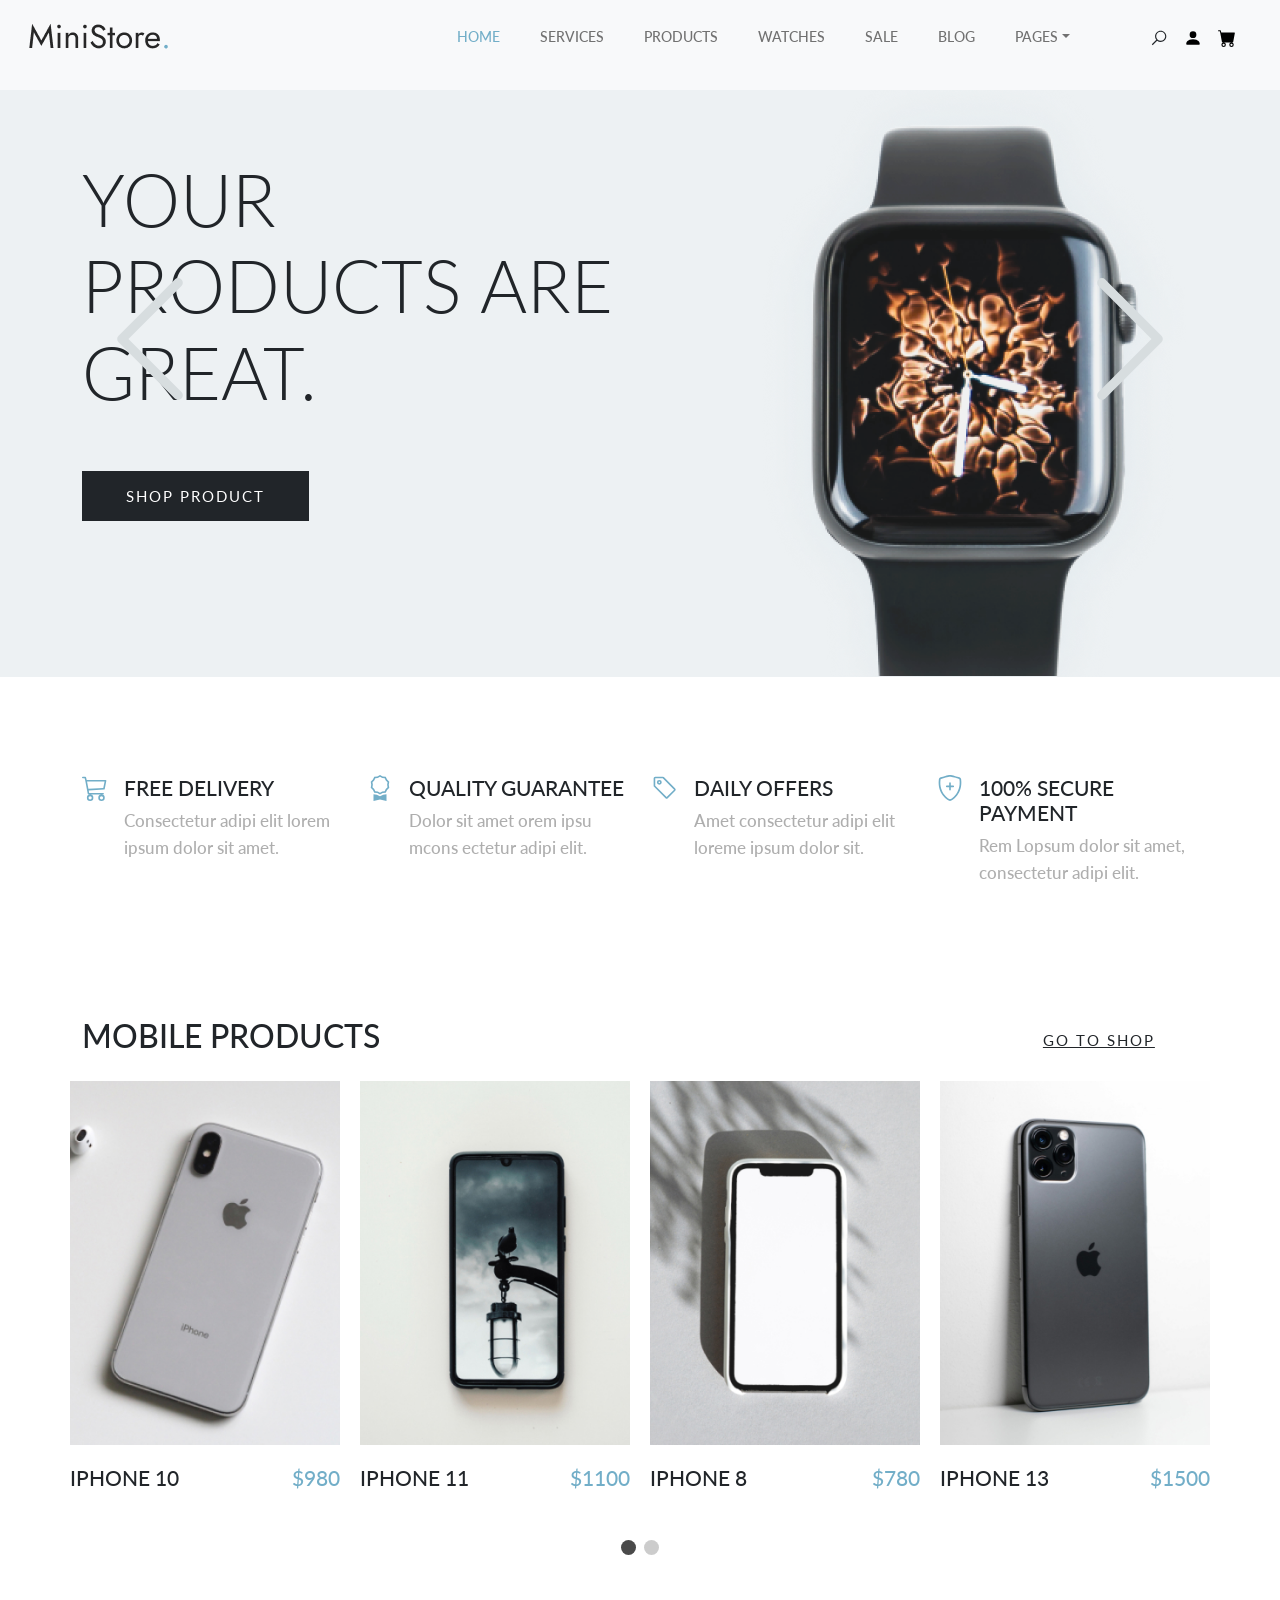
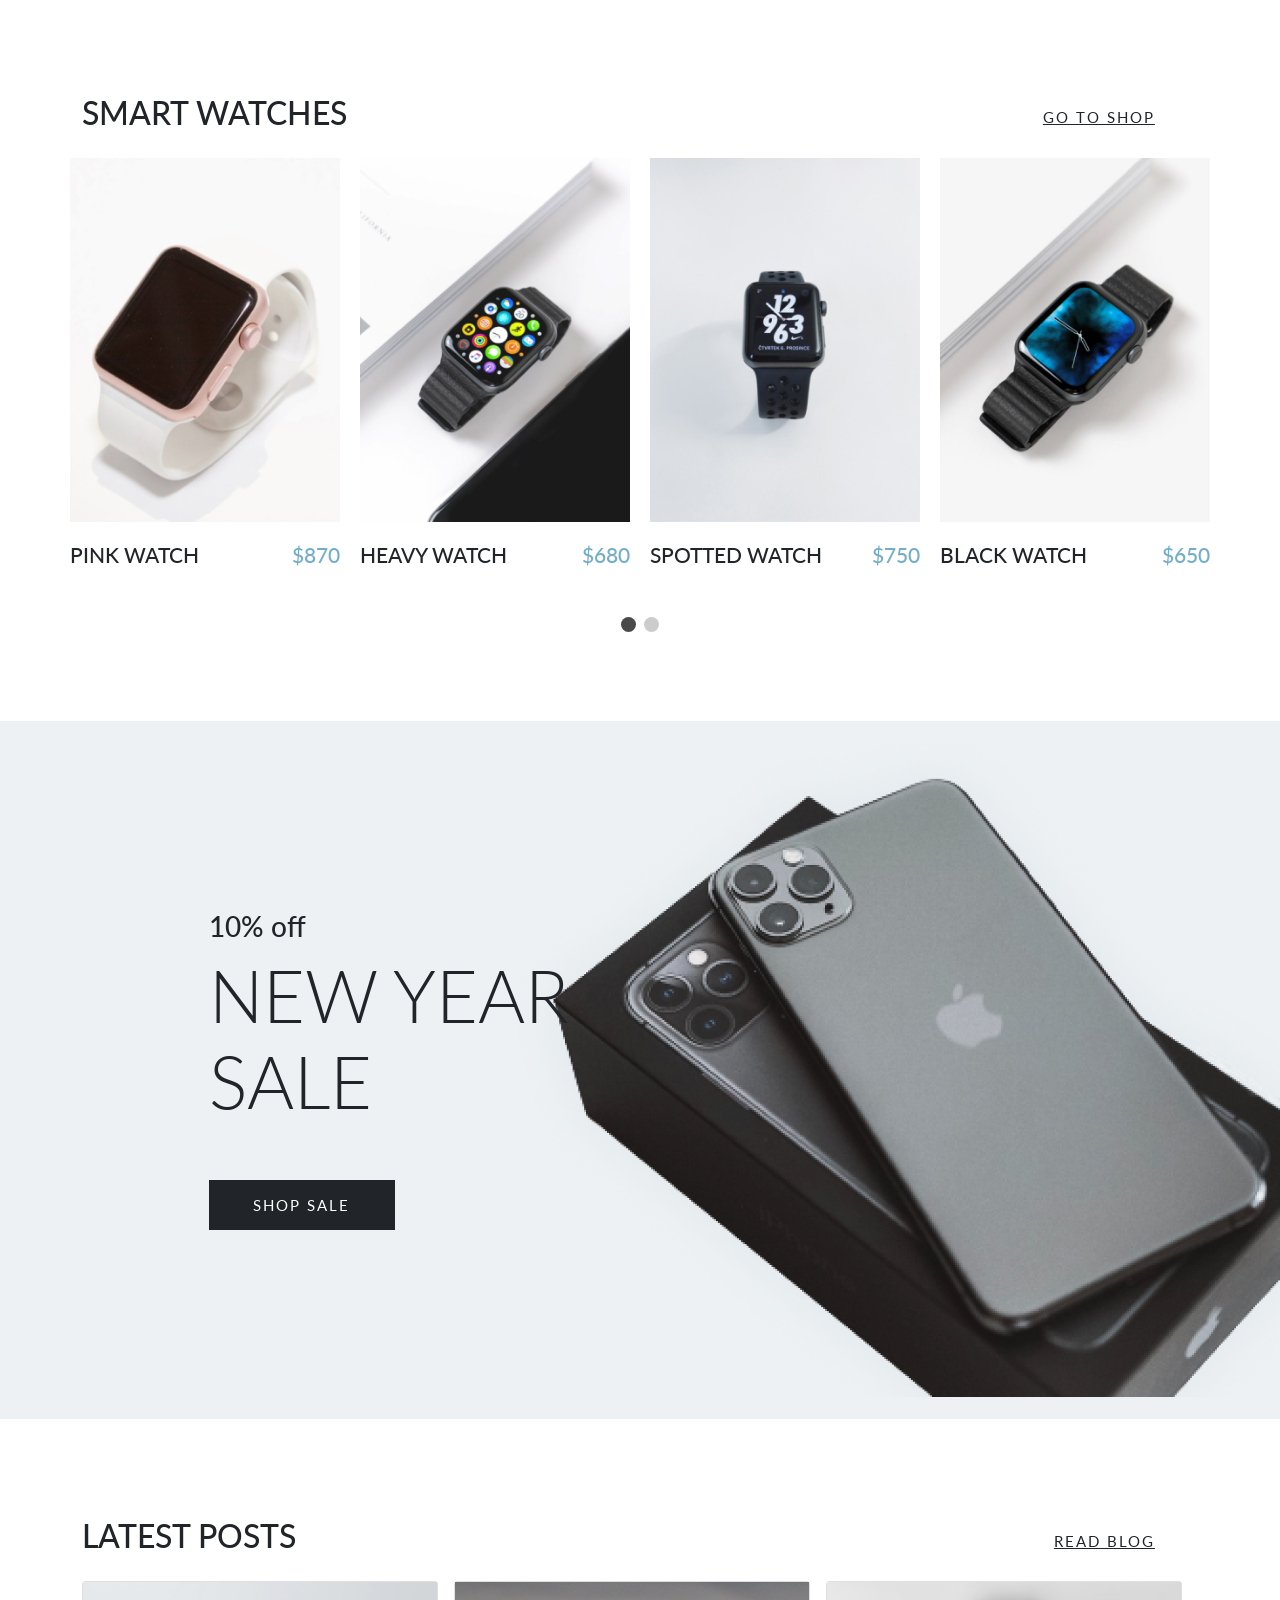
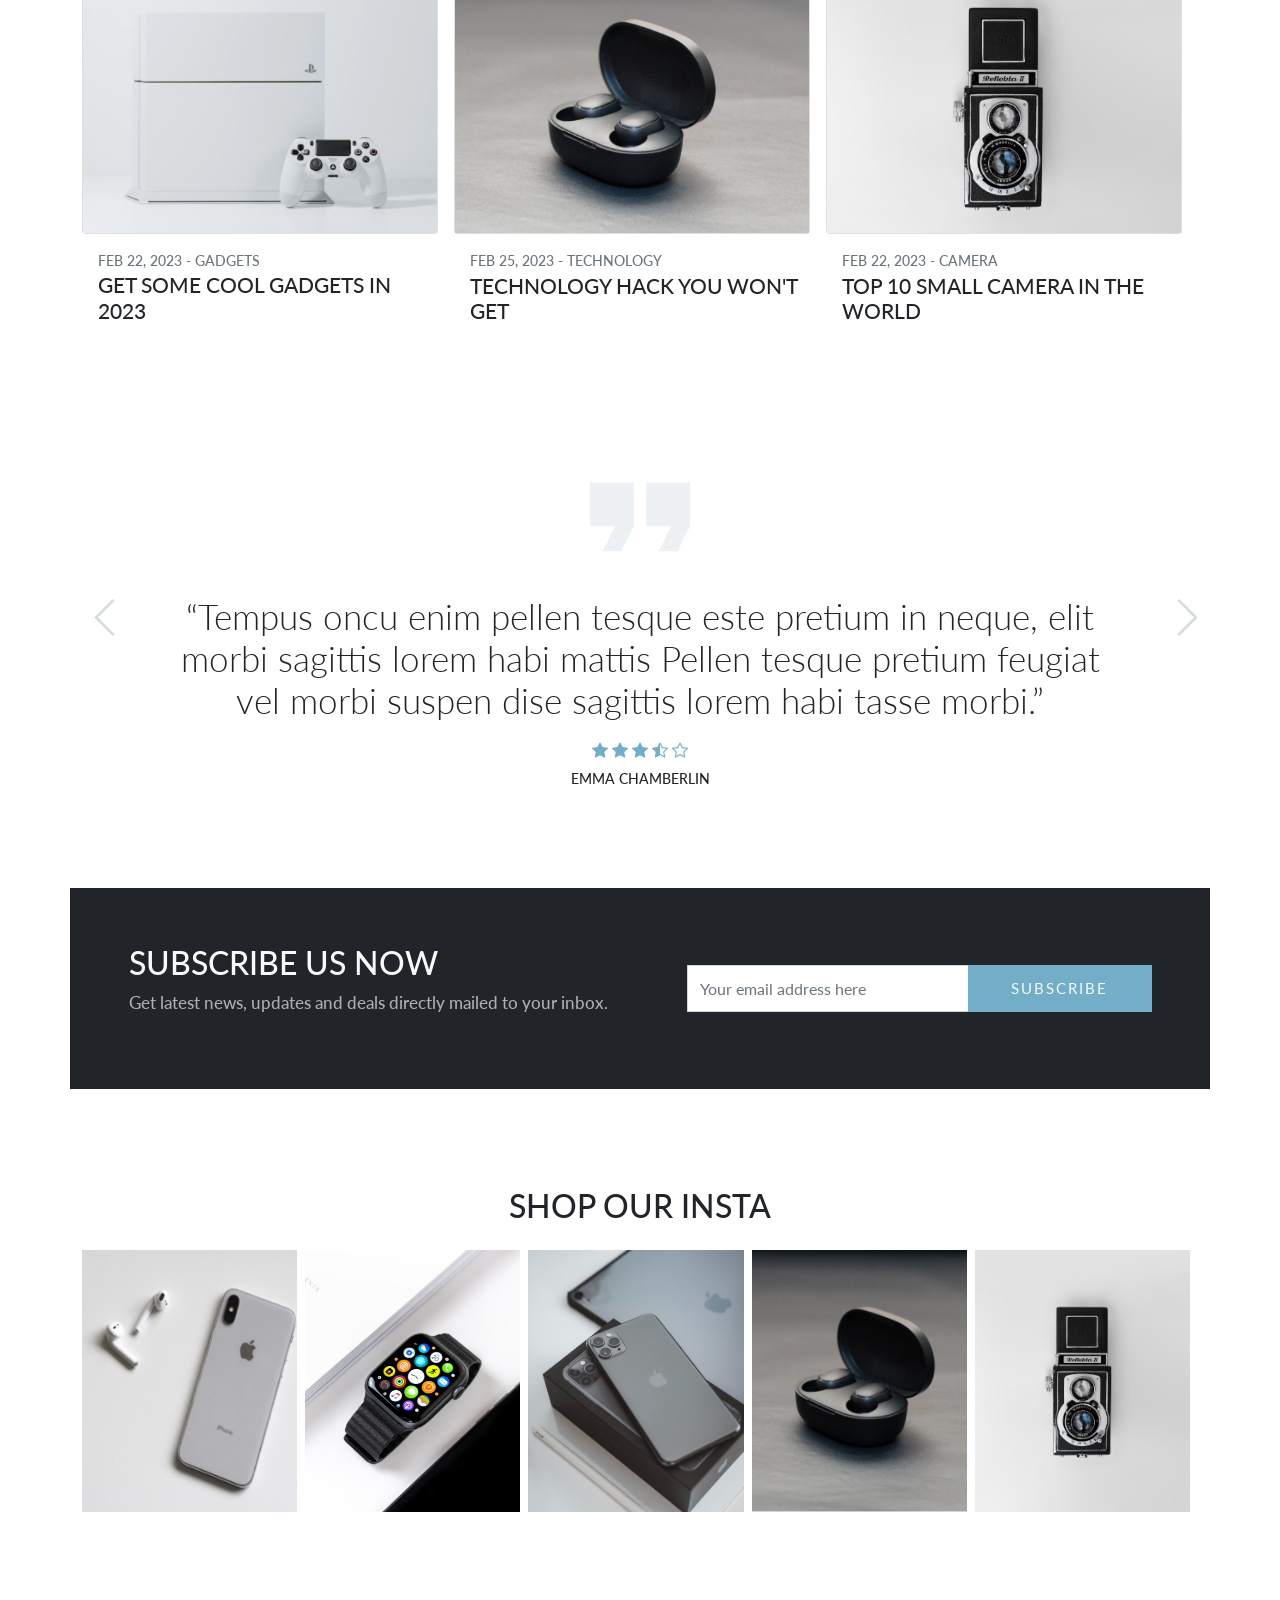
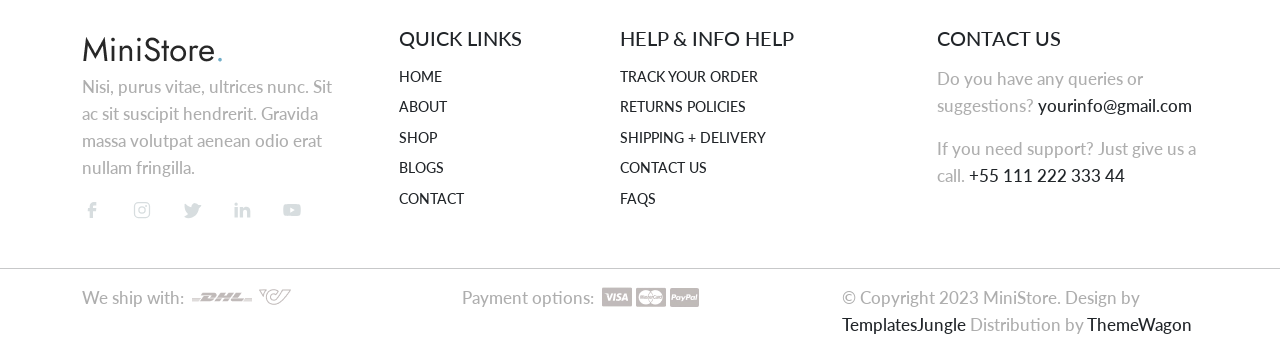
<file: index.html>
<!DOCTYPE html>
<html>
  <head>
    <title>Ministore</title>
    <meta charset="utf-8">
    <meta http-equiv="X-UA-Compatible" content="IE=edge">
    <meta name="viewport" content="width=device-width, initial-scale=1.0">
    <meta name="format-detection" content="telephone=no">
    <meta name="apple-mobile-web-app-capable" content="yes">
    <meta name="author" content="">
    <meta name="keywords" content="">
    <meta name="description" content="">
    <link rel="stylesheet" type="text/css" href="css/bootstrap.min.css">
    <link rel="stylesheet" type="text/css" href="style.css">
    <link rel="stylesheet" href="https://cdn.jsdelivr.net/npm/swiper@9/swiper-bundle.min.css" />
    <link rel="preconnect" href="https://fonts.googleapis.com">
    <link rel="preconnect" href="https://fonts.gstatic.com" crossorigin>
    <link href="https://fonts.googleapis.com/css2?family=Jost:wght@300;400;500&family=Lato:wght@300;400;700&display=swap" rel="stylesheet">
    <!-- script
    ================================================== -->
    <script src="js/modernizr.js"></script>
  </head>
  <body data-bs-spy="scroll" data-bs-target="#navbar" data-bs-root-margin="0px 0px -40%" data-bs-smooth-scroll="true" tabindex="0">
    <svg xmlns="http://www.w3.org/2000/svg" style="display: none;">
      <symbol id="search" xmlns="http://www.w3.org/2000/svg" viewBox="0 0 32 32">
        <title>Search</title>
        <path fill="currentColor" d="M19 3C13.488 3 9 7.488 9 13c0 2.395.84 4.59 2.25 6.313L3.281 27.28l1.439 1.44l7.968-7.969A9.922 9.922 0 0 0 19 23c5.512 0 10-4.488 10-10S24.512 3 19 3zm0 2c4.43 0 8 3.57 8 8s-3.57 8-8 8s-8-3.57-8-8s3.57-8 8-8z" />
      </symbol>
      <symbol xmlns="http://www.w3.org/2000/svg" id="user" viewBox="0 0 16 16">
        <path d="M3 14s-1 0-1-1 1-4 6-4 6 3 6 4-1 1-1 1H3Zm5-6a3 3 0 1 0 0-6 3 3 0 0 0 0 6Z" />
      </symbol>
      <symbol xmlns="http://www.w3.org/2000/svg" id="cart" viewBox="0 0 16 16">
        <path d="M0 1.5A.5.5 0 0 1 .5 1H2a.5.5 0 0 1 .485.379L2.89 3H14.5a.5.5 0 0 1 .491.592l-1.5 8A.5.5 0 0 1 13 12H4a.5.5 0 0 1-.491-.408L2.01 3.607 1.61 2H.5a.5.5 0 0 1-.5-.5zM5 12a2 2 0 1 0 0 4 2 2 0 0 0 0-4zm7 0a2 2 0 1 0 0 4 2 2 0 0 0 0-4zm-7 1a1 1 0 1 1 0 2 1 1 0 0 1 0-2zm7 0a1 1 0 1 1 0 2 1 1 0 0 1 0-2z" />
      </symbol>
      <svg xmlns="http://www.w3.org/2000/svg" id="chevron-left" viewBox="0 0 16 16">
        <path fill-rule="evenodd" d="M11.354 1.646a.5.5 0 0 1 0 .708L5.707 8l5.647 5.646a.5.5 0 0 1-.708.708l-6-6a.5.5 0 0 1 0-.708l6-6a.5.5 0 0 1 .708 0z" />
      </svg>
      <symbol xmlns="http://www.w3.org/2000/svg" id="chevron-right" viewBox="0 0 16 16">
        <path fill-rule="evenodd" d="M4.646 1.646a.5.5 0 0 1 .708 0l6 6a.5.5 0 0 1 0 .708l-6 6a.5.5 0 0 1-.708-.708L10.293 8 4.646 2.354a.5.5 0 0 1 0-.708z" />
      </symbol>
      <symbol xmlns="http://www.w3.org/2000/svg" id="cart-outline" viewBox="0 0 16 16">
        <path d="M0 1.5A.5.5 0 0 1 .5 1H2a.5.5 0 0 1 .485.379L2.89 3H14.5a.5.5 0 0 1 .49.598l-1 5a.5.5 0 0 1-.465.401l-9.397.472L4.415 11H13a.5.5 0 0 1 0 1H4a.5.5 0 0 1-.491-.408L2.01 3.607 1.61 2H.5a.5.5 0 0 1-.5-.5zM3.102 4l.84 4.479 9.144-.459L13.89 4H3.102zM5 12a2 2 0 1 0 0 4 2 2 0 0 0 0-4zm7 0a2 2 0 1 0 0 4 2 2 0 0 0 0-4zm-7 1a1 1 0 1 1 0 2 1 1 0 0 1 0-2zm7 0a1 1 0 1 1 0 2 1 1 0 0 1 0-2z" />
      </symbol>
      <symbol xmlns="http://www.w3.org/2000/svg" id="quality" viewBox="0 0 16 16">
        <path d="M9.669.864 8 0 6.331.864l-1.858.282-.842 1.68-1.337 1.32L2.6 6l-.306 1.854 1.337 1.32.842 1.68 1.858.282L8 12l1.669-.864 1.858-.282.842-1.68 1.337-1.32L13.4 6l.306-1.854-1.337-1.32-.842-1.68L9.669.864zm1.196 1.193.684 1.365 1.086 1.072L12.387 6l.248 1.506-1.086 1.072-.684 1.365-1.51.229L8 10.874l-1.355-.702-1.51-.229-.684-1.365-1.086-1.072L3.614 6l-.25-1.506 1.087-1.072.684-1.365 1.51-.229L8 1.126l1.356.702 1.509.229z" />
        <path d="M4 11.794V16l4-1 4 1v-4.206l-2.018.306L8 13.126 6.018 12.1 4 11.794z" />
      </symbol>
      <symbol xmlns="http://www.w3.org/2000/svg" id="price-tag" viewBox="0 0 16 16">
        <path d="M6 4.5a1.5 1.5 0 1 1-3 0 1.5 1.5 0 0 1 3 0zm-1 0a.5.5 0 1 0-1 0 .5.5 0 0 0 1 0z" />
        <path d="M2 1h4.586a1 1 0 0 1 .707.293l7 7a1 1 0 0 1 0 1.414l-4.586 4.586a1 1 0 0 1-1.414 0l-7-7A1 1 0 0 1 1 6.586V2a1 1 0 0 1 1-1zm0 5.586 7 7L13.586 9l-7-7H2v4.586z" />
      </symbol>
      <symbol xmlns="http://www.w3.org/2000/svg" id="shield-plus" viewBox="0 0 16 16">
        <path d="M5.338 1.59a61.44 61.44 0 0 0-2.837.856.481.481 0 0 0-.328.39c-.554 4.157.726 7.19 2.253 9.188a10.725 10.725 0 0 0 2.287 2.233c.346.244.652.42.893.533.12.057.218.095.293.118a.55.55 0 0 0 .101.025.615.615 0 0 0 .1-.025c.076-.023.174-.061.294-.118.24-.113.547-.29.893-.533a10.726 10.726 0 0 0 2.287-2.233c1.527-1.997 2.807-5.031 2.253-9.188a.48.48 0 0 0-.328-.39c-.651-.213-1.75-.56-2.837-.855C9.552 1.29 8.531 1.067 8 1.067c-.53 0-1.552.223-2.662.524zM5.072.56C6.157.265 7.31 0 8 0s1.843.265 2.928.56c1.11.3 2.229.655 2.887.87a1.54 1.54 0 0 1 1.044 1.262c.596 4.477-.787 7.795-2.465 9.99a11.775 11.775 0 0 1-2.517 2.453 7.159 7.159 0 0 1-1.048.625c-.28.132-.581.24-.829.24s-.548-.108-.829-.24a7.158 7.158 0 0 1-1.048-.625 11.777 11.777 0 0 1-2.517-2.453C1.928 10.487.545 7.169 1.141 2.692A1.54 1.54 0 0 1 2.185 1.43 62.456 62.456 0 0 1 5.072.56z" />
        <path d="M8 4.5a.5.5 0 0 1 .5.5v1.5H10a.5.5 0 0 1 0 1H8.5V9a.5.5 0 0 1-1 0V7.5H6a.5.5 0 0 1 0-1h1.5V5a.5.5 0 0 1 .5-.5z" />
      </symbol>
      <symbol xmlns="http://www.w3.org/2000/svg" id="star-fill" viewBox="0 0 16 16">
        <path d="M3.612 15.443c-.386.198-.824-.149-.746-.592l.83-4.73L.173 6.765c-.329-.314-.158-.888.283-.95l4.898-.696L7.538.792c.197-.39.73-.39.927 0l2.184 4.327 4.898.696c.441.062.612.636.282.95l-3.522 3.356.83 4.73c.078.443-.36.79-.746.592L8 13.187l-4.389 2.256z" />
      </symbol>
      <symbol xmlns="http://www.w3.org/2000/svg" id="star-empty" viewBox="0 0 16 16">
        <path d="M2.866 14.85c-.078.444.36.791.746.593l4.39-2.256 4.389 2.256c.386.198.824-.149.746-.592l-.83-4.73 3.522-3.356c.33-.314.16-.888-.282-.95l-4.898-.696L8.465.792a.513.513 0 0 0-.927 0L5.354 5.12l-4.898.696c-.441.062-.612.636-.283.95l3.523 3.356-.83 4.73zm4.905-2.767-3.686 1.894.694-3.957a.565.565 0 0 0-.163-.505L1.71 6.745l4.052-.576a.525.525 0 0 0 .393-.288L8 2.223l1.847 3.658a.525.525 0 0 0 .393.288l4.052.575-2.906 2.77a.565.565 0 0 0-.163.506l.694 3.957-3.686-1.894a.503.503 0 0 0-.461 0z" />
      </symbol>
      <symbol xmlns="http://www.w3.org/2000/svg" id="star-half" viewBox="0 0 16 16">
        <path d="M5.354 5.119 7.538.792A.516.516 0 0 1 8 .5c.183 0 .366.097.465.292l2.184 4.327 4.898.696A.537.537 0 0 1 16 6.32a.548.548 0 0 1-.17.445l-3.523 3.356.83 4.73c.078.443-.36.79-.746.592L8 13.187l-4.389 2.256a.52.52 0 0 1-.146.05c-.342.06-.668-.254-.6-.642l.83-4.73L.173 6.765a.55.55 0 0 1-.172-.403.58.58 0 0 1 .085-.302.513.513 0 0 1 .37-.245l4.898-.696zM8 12.027a.5.5 0 0 1 .232.056l3.686 1.894-.694-3.957a.565.565 0 0 1 .162-.505l2.907-2.77-4.052-.576a.525.525 0 0 1-.393-.288L8.001 2.223 8 2.226v9.8z" />
      </symbol>
      <symbol xmlns="http://www.w3.org/2000/svg" id="quote" viewBox="0 0 24 24">
        <path fill="currentColor" d="m15 17l2-4h-4V6h7v7l-2 4h-3Zm-9 0l2-4H4V6h7v7l-2 4H6Z" />
      </symbol>
      <symbol xmlns="http://www.w3.org/2000/svg" id="facebook" viewBox="0 0 24 24">
        <path fill="currentColor" d="M9.198 21.5h4v-8.01h3.604l.396-3.98h-4V7.5a1 1 0 0 1 1-1h3v-4h-3a5 5 0 0 0-5 5v2.01h-2l-.396 3.98h2.396v8.01Z" />
      </symbol>
      <symbol xmlns="http://www.w3.org/2000/svg" id="youtube" viewBox="0 0 32 32">
        <path fill="currentColor" d="M29.41 9.26a3.5 3.5 0 0 0-2.47-2.47C24.76 6.2 16 6.2 16 6.2s-8.76 0-10.94.59a3.5 3.5 0 0 0-2.47 2.47A36.13 36.13 0 0 0 2 16a36.13 36.13 0 0 0 .59 6.74a3.5 3.5 0 0 0 2.47 2.47c2.18.59 10.94.59 10.94.59s8.76 0 10.94-.59a3.5 3.5 0 0 0 2.47-2.47A36.13 36.13 0 0 0 30 16a36.13 36.13 0 0 0-.59-6.74ZM13.2 20.2v-8.4l7.27 4.2Z" />
      </symbol>
      <symbol xmlns="http://www.w3.org/2000/svg" id="twitter" viewBox="0 0 256 256">
        <path fill="currentColor" d="m245.66 77.66l-29.9 29.9C209.72 177.58 150.67 232 80 232c-14.52 0-26.49-2.3-35.58-6.84c-7.33-3.67-10.33-7.6-11.08-8.72a8 8 0 0 1 3.85-11.93c.26-.1 24.24-9.31 39.47-26.84a110.93 110.93 0 0 1-21.88-24.2c-12.4-18.41-26.28-50.39-22-98.18a8 8 0 0 1 13.65-4.92c.35.35 33.28 33.1 73.54 43.72V88a47.87 47.87 0 0 1 14.36-34.3A46.87 46.87 0 0 1 168.1 40a48.66 48.66 0 0 1 41.47 24H240a8 8 0 0 1 5.66 13.66Z" />
      </symbol>
      <symbol xmlns="http://www.w3.org/2000/svg" id="instagram" viewBox="0 0 256 256">
        <path fill="currentColor" d="M128 80a48 48 0 1 0 48 48a48.05 48.05 0 0 0-48-48Zm0 80a32 32 0 1 1 32-32a32 32 0 0 1-32 32Zm48-136H80a56.06 56.06 0 0 0-56 56v96a56.06 56.06 0 0 0 56 56h96a56.06 56.06 0 0 0 56-56V80a56.06 56.06 0 0 0-56-56Zm40 152a40 40 0 0 1-40 40H80a40 40 0 0 1-40-40V80a40 40 0 0 1 40-40h96a40 40 0 0 1 40 40ZM192 76a12 12 0 1 1-12-12a12 12 0 0 1 12 12Z" />
      </symbol>
      <symbol xmlns="http://www.w3.org/2000/svg" id="linkedin" viewBox="0 0 24 24">
        <path fill="currentColor" d="M6.94 5a2 2 0 1 1-4-.002a2 2 0 0 1 4 .002zM7 8.48H3V21h4V8.48zm6.32 0H9.34V21h3.94v-6.57c0-3.66 4.77-4 4.77 0V21H22v-7.93c0-6.17-7.06-5.94-8.72-2.91l.04-1.68z" />
      </symbol>
      <symbol xmlns="http://www.w3.org/2000/svg" id="nav-icon" viewBox="0 0 16 16">
        <path d="M14 10.5a.5.5 0 0 0-.5-.5h-3a.5.5 0 0 0 0 1h3a.5.5 0 0 0 .5-.5zm0-3a.5.5 0 0 0-.5-.5h-7a.5.5 0 0 0 0 1h7a.5.5 0 0 0 .5-.5zm0-3a.5.5 0 0 0-.5-.5h-11a.5.5 0 0 0 0 1h11a.5.5 0 0 0 .5-.5z" />
      </symbol>
      <symbol xmlns="http://www.w3.org/2000/svg" id="close" viewBox="0 0 16 16">
        <path d="M2.146 2.854a.5.5 0 1 1 .708-.708L8 7.293l5.146-5.147a.5.5 0 0 1 .708.708L8.707 8l5.147 5.146a.5.5 0 0 1-.708.708L8 8.707l-5.146 5.147a.5.5 0 0 1-.708-.708L7.293 8 2.146 2.854Z" />
      </symbol>
      <symbol xmlns="http://www.w3.org/2000/svg" id="navbar-icon" viewBox="0 0 16 16">
        <path d="M14 10.5a.5.5 0 0 0-.5-.5h-3a.5.5 0 0 0 0 1h3a.5.5 0 0 0 .5-.5zm0-3a.5.5 0 0 0-.5-.5h-7a.5.5 0 0 0 0 1h7a.5.5 0 0 0 .5-.5zm0-3a.5.5 0 0 0-.5-.5h-11a.5.5 0 0 0 0 1h11a.5.5 0 0 0 .5-.5z" />
      </symbol>
    </svg>  

    <div class="search-popup">
        <div class="search-popup-container">

          <form role="search" method="get" class="search-form" action="">
            <input type="search" id="search-form" class="search-field" placeholder="Type and press enter" value="" name="s" />
            <button type="submit" class="search-submit"><svg class="search"><use xlink:href="#search"></use></svg></button>
          </form>

          <h5 class="cat-list-title">Browse Categories</h5>
          
          <ul class="cat-list">
            <li class="cat-list-item">
              <a href="#" title="Mobile Phones">Mobile Phones</a>
            </li>
            <li class="cat-list-item">
              <a href="#" title="Smart Watches">Smart Watches</a>
            </li>
            <li class="cat-list-item">
              <a href="#" title="Headphones">Headphones</a>
            </li>
            <li class="cat-list-item">
              <a href="#" title="Accessories">Accessories</a>
            </li>
            <li class="cat-list-item">
              <a href="#" title="Monitors">Monitors</a>
            </li>
            <li class="cat-list-item">
              <a href="#" title="Speakers">Speakers</a>
            </li>
            <li class="cat-list-item">
              <a href="#" title="Memory Cards">Memory Cards</a>
            </li>
          </ul>

        </div>
    </div>
    
    <header id="header" class="site-header header-scrolled position-fixed text-black bg-light">
      <nav id="header-nav" class="navbar navbar-expand-lg px-3 mb-3">
        <div class="container-fluid">
          <a class="navbar-brand" href="index.html">
            <img src="images/main-logo.png" class="logo">
          </a>
          <button class="navbar-toggler d-flex d-lg-none order-3 p-2" type="button" data-bs-toggle="offcanvas" data-bs-target="#bdNavbar" aria-controls="bdNavbar" aria-expanded="false" aria-label="Toggle navigation">
            <svg class="navbar-icon">
              <use xlink:href="#navbar-icon"></use>
            </svg>
          </button>
          <div class="offcanvas offcanvas-end" tabindex="-1" id="bdNavbar" aria-labelledby="bdNavbarOffcanvasLabel">
            <div class="offcanvas-header px-4 pb-0">
              <a class="navbar-brand" href="index.html">
                <img src="images/main-logo.png" class="logo">
              </a>
              <button type="button" class="btn-close btn-close-black" data-bs-dismiss="offcanvas" aria-label="Close" data-bs-target="#bdNavbar"></button>
            </div>
            <div class="offcanvas-body">
              <ul id="navbar" class="navbar-nav text-uppercase justify-content-end align-items-center flex-grow-1 pe-3">
                <li class="nav-item">
                  <a class="nav-link me-4 active" href="#billboard">Home</a>
                </li>
                <li class="nav-item">
                  <a class="nav-link me-4" href="#company-services">Services</a>
                </li>
                <li class="nav-item">
                  <a class="nav-link me-4" href="#mobile-products">Products</a>
                </li>
                <li class="nav-item">
                  <a class="nav-link me-4" href="#smart-watches">Watches</a>
                </li>
                <li class="nav-item">
                  <a class="nav-link me-4" href="#yearly-sale">Sale</a>
                </li>
                <li class="nav-item">
                  <a class="nav-link me-4" href="#latest-blog">Blog</a>
                </li>
                <li class="nav-item dropdown">
                  <a class="nav-link me-4 dropdown-toggle link-dark" data-bs-toggle="dropdown" href="#" role="button" aria-expanded="false">Pages</a>
                  <ul class="dropdown-menu">
                    <li>
                      <a href="about.html" class="dropdown-item">About</a>
                    </li>
                    <li>
                      <a href="blog.html" class="dropdown-item">Blog</a>
                    </li>
                    <li>
                      <a href="shop.html" class="dropdown-item">Shop</a>
                    </li>
                    <li>
                      <a href="cart.html" class="dropdown-item">Cart</a>
                    </li>
                    <li>
                      <a href="checkout.html" class="dropdown-item">Checkout</a>
                    </li>
                    <li>
                      <a href="single-post.html" class="dropdown-item">Single Post</a>
                    </li>
                    <li>
                      <a href="single-product.html" class="dropdown-item">Single Product</a>
                    </li>
                    <li>
                      <a href="contact.html" class="dropdown-item">Contact</a>
                    </li>
                  </ul>
                </li>
                <li class="nav-item">
                  <div class="user-items ps-5">
                    <ul class="d-flex justify-content-end list-unstyled">
                      <li class="search-item pe-3">
                        <a href="#" class="search-button">
                          <svg class="search">
                            <use xlink:href="#search"></use>
                          </svg>
                        </a>
                      </li>
                      <li class="pe-3">
                        <a href="#">
                          <svg class="user">
                            <use xlink:href="#user"></use>
                          </svg>
                        </a>
                      </li>
                      <li>
                        <a href="cart.html">
                          <svg class="cart">
                            <use xlink:href="#cart"></use>
                          </svg>
                        </a>
                      </li>
                    </ul>
                  </div>
                </li>
              </ul>
            </div>
          </div>
        </div>
      </nav>
    </header>
    <section id="billboard" class="position-relative overflow-hidden bg-light-blue">
      <div class="swiper main-swiper">
        <div class="swiper-wrapper">
          <div class="swiper-slide">
            <div class="container">
              <div class="row d-flex align-items-center">
                <div class="col-md-6">
                  <div class="banner-content">
                    <h1 class="display-2 text-uppercase text-dark pb-5">Your Products Are Great.</h1>
                    <a href="shop.html" class="btn btn-medium btn-dark text-uppercase btn-rounded-none">Shop Product</a>
                  </div>
                </div>
                <div class="col-md-5">
                  <div class="image-holder">
                    <img src="images/banner-image.png" alt="banner">
                  </div>
                </div>
              </div>
            </div>
          </div>
          <div class="swiper-slide">
            <div class="container">
              <div class="row d-flex flex-wrap align-items-center">
                <div class="col-md-6">
                  <div class="banner-content">
                    <h1 class="display-2 text-uppercase text-dark pb-5">Technology Hack You Won't Get</h1>
                    <a href="shop.html" class="btn btn-medium btn-dark text-uppercase btn-rounded-none">Shop Product</a>
                  </div>
                </div>
                <div class="col-md-5">
                  <div class="image-holder">
                    <img src="images/banner-image.png" alt="banner">
                  </div>
                </div>
              </div>
            </div>
          </div>
        </div>
      </div>
      <div class="swiper-icon swiper-arrow swiper-arrow-prev">
        <svg class="chevron-left">
          <use xlink:href="#chevron-left" />
        </svg>
      </div>
      <div class="swiper-icon swiper-arrow swiper-arrow-next">
        <svg class="chevron-right">
          <use xlink:href="#chevron-right" />
        </svg>
      </div>
    </section>
    <section id="company-services" class="padding-large">
      <div class="container">
        <div class="row">
          <div class="col-lg-3 col-md-6 pb-3">
            <div class="icon-box d-flex">
              <div class="icon-box-icon pe-3 pb-3">
                <svg class="cart-outline">
                  <use xlink:href="#cart-outline" />
                </svg>
              </div>
              <div class="icon-box-content">
                <h3 class="card-title text-uppercase text-dark">Free delivery</h3>
                <p>Consectetur adipi elit lorem ipsum dolor sit amet.</p>
              </div>
            </div>
          </div>
          <div class="col-lg-3 col-md-6 pb-3">
            <div class="icon-box d-flex">
              <div class="icon-box-icon pe-3 pb-3">
                <svg class="quality">
                  <use xlink:href="#quality" />
                </svg>
              </div>
              <div class="icon-box-content">
                <h3 class="card-title text-uppercase text-dark">Quality guarantee</h3>
                <p>Dolor sit amet orem ipsu mcons ectetur adipi elit.</p>
              </div>
            </div>
          </div>
          <div class="col-lg-3 col-md-6 pb-3">
            <div class="icon-box d-flex">
              <div class="icon-box-icon pe-3 pb-3">
                <svg class="price-tag">
                  <use xlink:href="#price-tag" />
                </svg>
              </div>
              <div class="icon-box-content">
                <h3 class="card-title text-uppercase text-dark">Daily offers</h3>
                <p>Amet consectetur adipi elit loreme ipsum dolor sit.</p>
              </div>
            </div>
          </div>
          <div class="col-lg-3 col-md-6 pb-3">
            <div class="icon-box d-flex">
              <div class="icon-box-icon pe-3 pb-3">
                <svg class="shield-plus">
                  <use xlink:href="#shield-plus" />
                </svg>
              </div>
              <div class="icon-box-content">
                <h3 class="card-title text-uppercase text-dark">100% secure payment</h3>
                <p>Rem Lopsum dolor sit amet, consectetur adipi elit.</p>
              </div>
            </div>
          </div>
        </div>
      </div>
    </section>
    <section id="mobile-products" class="product-store position-relative padding-large no-padding-top">
      <div class="container">
        <div class="row">
          <div class="display-header d-flex justify-content-between pb-3">
            <h2 class="display-7 text-dark text-uppercase">Mobile Products</h2>
            <div class="btn-right">
              <a href="shop.html" class="btn btn-medium btn-normal text-uppercase">Go to Shop</a>
            </div>
          </div>
          <div class="swiper product-swiper">
            <div class="swiper-wrapper">
              <div class="swiper-slide">
                <div class="product-card position-relative">
                  <div class="image-holder">
                    <img src="images/product-item1.jpg" alt="product-item" class="img-fluid">
                  </div>
                  <div class="cart-concern position-absolute">
                    <div class="cart-button d-flex">
                      <a href="#" class="btn btn-medium btn-black">Add to Cart<svg class="cart-outline"><use xlink:href="#cart-outline"></use></svg></a>
                    </div>
                  </div>
                  <div class="card-detail d-flex justify-content-between align-items-baseline pt-3">
                    <h3 class="card-title text-uppercase">
                      <a href="#">Iphone 10</a>
                    </h3>
                    <span class="item-price text-primary">$980</span>
                  </div>
                </div>
              </div>
              <div class="swiper-slide">
                <div class="product-card position-relative">
                  <div class="image-holder">
                    <img src="images/product-item2.jpg" alt="product-item" class="img-fluid">
                  </div>
                  <div class="cart-concern position-absolute">
                    <div class="cart-button d-flex">
                      <a href="#" class="btn btn-medium btn-black">Add to Cart<svg class="cart-outline"><use xlink:href="#cart-outline"></use></svg></a>
                    </div>
                  </div>
                  <div class="card-detail d-flex justify-content-between align-items-baseline pt-3">
                    <h3 class="card-title text-uppercase">
                      <a href="#">Iphone 11</a>
                    </h3>
                    <span class="item-price text-primary">$1100</span>
                  </div>
                </div>
              </div>
              <div class="swiper-slide">
                <div class="product-card position-relative">
                  <div class="image-holder">
                    <img src="images/product-item3.jpg" alt="product-item" class="img-fluid">
                  </div>
                  <div class="cart-concern position-absolute">
                    <div class="cart-button d-flex">
                      <a href="#" class="btn btn-medium btn-black">Add to Cart<svg class="cart-outline"><use xlink:href="#cart-outline"></use></svg></a>
                    </div>
                  </div>
                  <div class="card-detail d-flex justify-content-between align-items-baseline pt-3">
                    <h3 class="card-title text-uppercase">
                      <a href="#">Iphone 8</a>
                    </h3>
                    <span class="item-price text-primary">$780</span>
                  </div>
                </div>
              </div>
              <div class="swiper-slide">
                <div class="product-card position-relative">
                  <div class="image-holder">
                    <img src="images/product-item4.jpg" alt="product-item" class="img-fluid">
                  </div>
                  <div class="cart-concern position-absolute">
                    <div class="cart-button d-flex">
                      <a href="#" class="btn btn-medium btn-black">Add to Cart<svg class="cart-outline"><use xlink:href="#cart-outline"></use></svg></a>
                    </div>
                  </div>
                  <div class="card-detail d-flex justify-content-between align-items-baseline pt-3">
                    <h3 class="card-title text-uppercase">
                      <a href="#">Iphone 13</a>
                    </h3>
                    <span class="item-price text-primary">$1500</span>
                  </div>
                </div>
              </div>
              <div class="swiper-slide">
                <div class="product-card position-relative">
                  <div class="image-holder">
                    <img src="images/product-item5.jpg" alt="product-item" class="img-fluid">
                  </div>
                  <div class="cart-concern position-absolute">
                    <div class="cart-button d-flex">
                      <a href="#" class="btn btn-medium btn-black">Add to Cart<svg class="cart-outline"><use xlink:href="#cart-outline"></use></svg></a>
                    </div>
                  </div>
                  <div class="card-detail d-flex justify-content-between align-items-baseline pt-3">
                    <h3 class="card-title text-uppercase">
                      <a href="#">Iphone 12</a>
                    </h3>
                    <span class="item-price text-primary">$1300</span>
                  </div>
                </div>
              </div>
            </div>
          </div>
        </div>
      </div>
      <div class="swiper-pagination position-absolute text-center"></div>
    </section>
    <section id="smart-watches" class="product-store padding-large position-relative">
      <div class="container">
        <div class="row">
          <div class="display-header d-flex justify-content-between pb-3">
            <h2 class="display-7 text-dark text-uppercase">Smart Watches</h2>
            <div class="btn-right">
              <a href="shop.html" class="btn btn-medium btn-normal text-uppercase">Go to Shop</a>
            </div>
          </div>
          <div class="swiper product-watch-swiper">
            <div class="swiper-wrapper">
              <div class="swiper-slide">
                <div class="product-card position-relative">
                  <div class="image-holder">
                    <img src="images/product-item6.jpg" alt="product-item" class="img-fluid">
                  </div>
                  <div class="cart-concern position-absolute">
                    <div class="cart-button d-flex">
                      <a href="#" class="btn btn-medium btn-black">Add to Cart<svg class="cart-outline"><use xlink:href="#cart-outline"></use></svg></a>
                    </div>
                  </div>
                  <div class="card-detail d-flex justify-content-between align-items-baseline pt-3">
                    <h3 class="card-title text-uppercase">
                      <a href="#">Pink watch</a>
                    </h3>
                    <span class="item-price text-primary">$870</span>
                  </div>
                </div>
              </div>
              <div class="swiper-slide">
                <div class="product-card position-relative">
                  <div class="image-holder">
                    <img src="images/product-item7.jpg" alt="product-item" class="img-fluid">
                  </div>
                  <div class="cart-concern position-absolute">
                    <div class="cart-button d-flex">
                      <a href="#" class="btn btn-medium btn-black">Add to Cart<svg class="cart-outline"><use xlink:href="#cart-outline"></use></svg></a>
                    </div>
                  </div>
                  <div class="card-detail d-flex justify-content-between align-items-baseline pt-3">
                    <h3 class="card-title text-uppercase">
                      <a href="#">Heavy watch</a>
                    </h3>
                    <span class="item-price text-primary">$680</span>
                  </div>
                </div>
              </div>
              <div class="swiper-slide">
                <div class="product-card position-relative">
                  <div class="image-holder">
                    <img src="images/product-item8.jpg" alt="product-item" class="img-fluid">
                  </div>
                  <div class="cart-concern position-absolute">
                    <div class="cart-button d-flex">
                      <a href="#" class="btn btn-medium btn-black">Add to Cart<svg class="cart-outline"><use xlink:href="#cart-outline"></use></svg></a>
                    </div>
                  </div>
                  <div class="card-detail d-flex justify-content-between align-items-baseline pt-3">
                    <h3 class="card-title text-uppercase">
                      <a href="#">spotted watch</a>
                    </h3>
                    <span class="item-price text-primary">$750</span>
                  </div>
                </div>
              </div>
              <div class="swiper-slide">
                <div class="product-card position-relative">
                  <div class="image-holder">
                    <img src="images/product-item9.jpg" alt="product-item" class="img-fluid">
                  </div>
                  <div class="cart-concern position-absolute">
                    <div class="cart-button d-flex">
                      <a href="#" class="btn btn-medium btn-black">Add to Cart<svg class="cart-outline"><use xlink:href="#cart-outline"></use></svg></a>
                    </div>
                  </div>
                  <div class="card-detail d-flex justify-content-between align-items-baseline pt-3">
                    <h3 class="card-title text-uppercase">
                      <a href="#">black watch</a>
                    </h3>
                    <span class="item-price text-primary">$650</span>
                  </div>
                </div>
              </div>
              <div class="swiper-slide">
                <div class="product-card position-relative">
                  <div class="image-holder">
                    <img src="images/product-item10.jpg" alt="product-item" class="img-fluid">
                  </div>
                  <div class="cart-concern position-absolute">
                    <div class="cart-button d-flex">
                      <a href="#" class="btn btn-medium btn-black">Add to Cart<svg class="cart-outline"><use xlink:href="#cart-outline"></use></svg></a>
                    </div>
                  </div>
                  <div class="card-detail d-flex justify-content-between pt-3">
                    <h3 class="card-title text-uppercase">
                      <a href="#">black watch</a>
                    </h3>
                    <span class="item-price text-primary">$750</span>
                  </div>
                </div>
              </div>
            </div>
          </div>
        </div>
      </div>
      <div class="swiper-pagination position-absolute text-center"></div>
    </section>
    <section id="yearly-sale" class="bg-light-blue overflow-hidden mt-5 padding-xlarge" style="background-image: url('images/single-image1.png');background-position: right; background-repeat: no-repeat;">
      <div class="row d-flex flex-wrap align-items-center">
        <div class="col-md-6 col-sm-12">
          <div class="text-content offset-4 padding-medium">
            <h3>10% off</h3>
            <h2 class="display-2 pb-5 text-uppercase text-dark">New year sale</h2>
            <a href="shop.html" class="btn btn-medium btn-dark text-uppercase btn-rounded-none">Shop Sale</a>
          </div>
        </div>
        <div class="col-md-6 col-sm-12">
          
        </div>
      </div>
    </section>
    <section id="latest-blog" class="padding-large">
      <div class="container">
        <div class="row">
          <div class="display-header d-flex justify-content-between pb-3">
            <h2 class="display-7 text-dark text-uppercase">Latest Posts</h2>
            <div class="btn-right">
              <a href="blog.html" class="btn btn-medium btn-normal text-uppercase">Read Blog</a>
            </div>
          </div>
          <div class="post-grid d-flex flex-wrap justify-content-between">
            <div class="col-lg-4 col-sm-12">
              <div class="card border-none me-3">
                <div class="card-image">
                  <img src="images/post-item1.jpg" alt="" class="img-fluid">
                </div>
              </div>
              <div class="card-body text-uppercase">
                <div class="card-meta text-muted">
                  <span class="meta-date">feb 22, 2023</span>
                  <span class="meta-category">- Gadgets</span>
                </div>
                <h3 class="card-title">
                  <a href="#">Get some cool gadgets in 2023</a>
                </h3>
              </div>
            </div>
            <div class="col-lg-4 col-sm-12">
              <div class="card border-none me-3">
                <div class="card-image">
                  <img src="images/post-item2.jpg" alt="" class="img-fluid">
                </div>
              </div>
              <div class="card-body text-uppercase">
                <div class="card-meta text-muted">
                  <span class="meta-date">feb 25, 2023</span>
                  <span class="meta-category">- Technology</span>
                </div>
                <h3 class="card-title">
                  <a href="#">Technology Hack You Won't Get</a>
                </h3>
              </div>
            </div>
            <div class="col-lg-4 col-sm-12">
              <div class="card border-none me-3">
                <div class="card-image">
                  <img src="images/post-item3.jpg" alt="" class="img-fluid">
                </div>
              </div>
              <div class="card-body text-uppercase">
                <div class="card-meta text-muted">
                  <span class="meta-date">feb 22, 2023</span>
                  <span class="meta-category">- Camera</span>
                </div>
                <h3 class="card-title">
                  <a href="#">Top 10 Small Camera In The World</a>
                </h3>
              </div>
            </div>
          </div>
        </div>
      </div>
    </section>
    <section id="testimonials" class="position-relative">
      <div class="container">
        <div class="row">
          <div class="review-content position-relative">
            <div class="swiper-icon swiper-arrow swiper-arrow-prev position-absolute d-flex align-items-center">
              <svg class="chevron-left">
                <use xlink:href="#chevron-left" />
              </svg>
            </div>
            <div class="swiper testimonial-swiper">
              <div class="quotation text-center">
                <svg class="quote">
                  <use xlink:href="#quote" />
                </svg>
              </div>
              <div class="swiper-wrapper">
                <div class="swiper-slide text-center d-flex justify-content-center">
                  <div class="review-item col-md-10">
                    <i class="icon icon-review"></i>
                    <blockquote>“Tempus oncu enim pellen tesque este pretium in neque, elit morbi sagittis lorem habi mattis Pellen tesque pretium feugiat vel morbi suspen dise sagittis lorem habi tasse morbi.”</blockquote>
                    <div class="rating">
                      <svg class="star star-fill">
                        <use xlink:href="#star-fill"></use>
                      </svg>
                      <svg class="star star-fill">
                        <use xlink:href="#star-fill"></use>
                      </svg>
                      <svg class="star star-fill">
                        <use xlink:href="#star-fill"></use>
                      </svg>
                      <svg class="star star-half">
                        <use xlink:href="#star-half"></use>
                      </svg>
                      <svg class="star star-empty">
                        <use xlink:href="#star-empty"></use>
                      </svg>
                    </div>
                    <div class="author-detail">
                      <div class="name text-dark text-uppercase pt-2">Emma Chamberlin</div>
                    </div>
                  </div>
                </div>
                <div class="swiper-slide text-center d-flex justify-content-center">
                  <div class="review-item col-md-10">
                    <i class="icon icon-review"></i>
                    <blockquote>“A blog is a digital publication that can complement a website or exist independently. A blog may include articles, short posts, listicles, infographics, videos, and other digital content.”</blockquote>
                    <div class="rating">
                      <svg class="star star-fill">
                        <use xlink:href="#star-fill"></use>
                      </svg>
                      <svg class="star star-fill">
                        <use xlink:href="#star-fill"></use>
                      </svg>
                      <svg class="star star-fill">
                        <use xlink:href="#star-fill"></use>
                      </svg>
                      <svg class="star star-half">
                        <use xlink:href="#star-half"></use>
                      </svg>
                      <svg class="star star-empty">
                        <use xlink:href="#star-empty"></use>
                      </svg>
                    </div>
                    <div class="author-detail">
                      <div class="name text-dark text-uppercase pt-2">Jennie Rose</div>
                    </div>
                  </div>
                </div>
              </div>
            </div>
            <div class="swiper-icon swiper-arrow swiper-arrow-next position-absolute d-flex align-items-center">
              <svg class="chevron-right">
                <use xlink:href="#chevron-right" />
              </svg>
            </div>
          </div>
        </div>
      </div>
      <div class="swiper-pagination"></div>
    </section>
    <section id="subscribe" class="container-grid padding-large position-relative overflow-hidden">
      <div class="container">
        <div class="row">
          <div class="subscribe-content bg-dark d-flex flex-wrap justify-content-center align-items-center padding-medium">
            <div class="col-md-6 col-sm-12">
              <div class="display-header pe-3">
                <h2 class="display-7 text-uppercase text-light">Subscribe Us Now</h2>
                <p>Get latest news, updates and deals directly mailed to your inbox.</p>
              </div>
            </div>
            <div class="col-md-5 col-sm-12">
              <form class="subscription-form validate">
                <div class="input-group flex-wrap">
                  <input class="form-control btn-rounded-none" type="email" name="EMAIL" placeholder="Your email address here" required="">
                  <button class="btn btn-medium btn-primary text-uppercase btn-rounded-none" type="submit" name="subscribe">Subscribe</button>
                </div>
              </form>
            </div>
          </div>
        </div>
      </div>
    </section>
    <section id="instagram" class="padding-large overflow-hidden no-padding-top">
      <div class="container">
        <div class="row">
          <div class="display-header text-uppercase text-dark text-center pb-3">
            <h2 class="display-7">Shop Our Insta</h2>
          </div>
          <div class="d-flex flex-wrap">
            <figure class="instagram-item pe-2">
              <a href="https://templatesjungle.com/" class="image-link position-relative">
                <img src="images/insta-item1.jpg" alt="instagram" class="insta-image">
                <div class="icon-overlay position-absolute d-flex justify-content-center">
                  <svg class="instagram">
                    <use xlink:href="#instagram"></use>
                  </svg>
                </div>
              </a>
            </figure>
            <figure class="instagram-item pe-2">
              <a href="https://templatesjungle.com/" class="image-link position-relative">
                <img src="images/insta-item2.jpg" alt="instagram" class="insta-image">
                <div class="icon-overlay position-absolute d-flex justify-content-center">
                  <svg class="instagram">
                    <use xlink:href="#instagram"></use>
                  </svg>
                </div>
              </a>
            </figure>
            <figure class="instagram-item pe-2">
              <a href="https://templatesjungle.com/" class="image-link position-relative">
                <img src="images/insta-item3.jpg" alt="instagram" class="insta-image">
                <div class="icon-overlay position-absolute d-flex justify-content-center">
                  <svg class="instagram">
                    <use xlink:href="#instagram"></use>
                  </svg>
                </div>
              </a>
            </figure>
            <figure class="instagram-item pe-2">
              <a href="https://templatesjungle.com/" class="image-link position-relative">
                <img src="images/insta-item4.jpg" alt="instagram" class="insta-image">
                <div class="icon-overlay position-absolute d-flex justify-content-center">
                  <svg class="instagram">
                    <use xlink:href="#instagram"></use>
                  </svg>
                </div>
              </a>
            </figure>
            <figure class="instagram-item pe-2">
              <a href="https://templatesjungle.com/" class="image-link position-relative">
                <img src="images/insta-item5.jpg" alt="instagram" class="insta-image">
                <div class="icon-overlay position-absolute d-flex justify-content-center">
                  <svg class="instagram">
                    <use xlink:href="#instagram"></use>
                  </svg>
                </div>
              </a>
            </figure>
          </div>
        </div>
      </div>
    </section>
    <footer id="footer" class="overflow-hidden">
      <div class="container">
        <div class="row">
          <div class="footer-top-area">
            <div class="row d-flex flex-wrap justify-content-between">
              <div class="col-lg-3 col-sm-6 pb-3">
                <div class="footer-menu">
                  <img src="images/main-logo.png" alt="logo">
                  <p>Nisi, purus vitae, ultrices nunc. Sit ac sit suscipit hendrerit. Gravida massa volutpat aenean odio erat nullam fringilla.</p>
                  <div class="social-links">
                    <ul class="d-flex list-unstyled">
                      <li>
                        <a href="#">
                          <svg class="facebook">
                            <use xlink:href="#facebook" />
                          </svg>
                        </a>
                      </li>
                      <li>
                        <a href="#">
                          <svg class="instagram">
                            <use xlink:href="#instagram" />
                          </svg>
                        </a>
                      </li>
                      <li>
                        <a href="#">
                          <svg class="twitter">
                            <use xlink:href="#twitter" />
                          </svg>
                        </a>
                      </li>
                      <li>
                        <a href="#">
                          <svg class="linkedin">
                            <use xlink:href="#linkedin" />
                          </svg>
                        </a>
                      </li>
                      <li>
                        <a href="#">
                          <svg class="youtube">
                            <use xlink:href="#youtube" />
                          </svg>
                        </a>
                      </li>
                    </ul>
                  </div>
                </div>
              </div>
              <div class="col-lg-2 col-sm-6 pb-3">
                <div class="footer-menu text-uppercase">
                  <h5 class="widget-title pb-2">Quick Links</h5>
                  <ul class="menu-list list-unstyled text-uppercase">
                    <li class="menu-item pb-2">
                      <a href="#">Home</a>
                    </li>
                    <li class="menu-item pb-2">
                      <a href="#">About</a>
                    </li>
                    <li class="menu-item pb-2">
                      <a href="#">Shop</a>
                    </li>
                    <li class="menu-item pb-2">
                      <a href="#">Blogs</a>
                    </li>
                    <li class="menu-item pb-2">
                      <a href="#">Contact</a>
                    </li>
                  </ul>
                </div>
              </div>
              <div class="col-lg-3 col-sm-6 pb-3">
                <div class="footer-menu text-uppercase">
                  <h5 class="widget-title pb-2">Help & Info Help</h5>
                  <ul class="menu-list list-unstyled">
                    <li class="menu-item pb-2">
                      <a href="#">Track Your Order</a>
                    </li>
                    <li class="menu-item pb-2">
                      <a href="#">Returns Policies</a>
                    </li>
                    <li class="menu-item pb-2">
                      <a href="#">Shipping + Delivery</a>
                    </li>
                    <li class="menu-item pb-2">
                      <a href="#">Contact Us</a>
                    </li>
                    <li class="menu-item pb-2">
                      <a href="#">Faqs</a>
                    </li>
                  </ul>
                </div>
              </div>
              <div class="col-lg-3 col-sm-6 pb-3">
                <div class="footer-menu contact-item">
                  <h5 class="widget-title text-uppercase pb-2">Contact Us</h5>
                  <p>Do you have any queries or suggestions? <a href="mailto:">yourinfo@gmail.com</a>
                  </p>
                  <p>If you need support? Just give us a call. <a href="">+55 111 222 333 44</a>
                  </p>
                </div>
              </div>
            </div>
          </div>
        </div>
      </div>
      <hr>
    </footer>
    <div id="footer-bottom">
      <div class="container">
        <div class="row d-flex flex-wrap justify-content-between">
          <div class="col-md-4 col-sm-6">
            <div class="Shipping d-flex">
              <p>We ship with:</p>
              <div class="card-wrap ps-2">
                <img src="images/dhl.png" alt="visa">
                <img src="images/shippingcard.png" alt="mastercard">
              </div>
            </div>
          </div>
          <div class="col-md-4 col-sm-6">
            <div class="payment-method d-flex">
              <p>Payment options:</p>
              <div class="card-wrap ps-2">
                <img src="images/visa.jpg" alt="visa">
                <img src="images/mastercard.jpg" alt="mastercard">
                <img src="images/paypal.jpg" alt="paypal">
              </div>
            </div>
          </div>
          <div class="col-md-4 col-sm-6">
            <div class="copyright">
              <p>© Copyright 2023 MiniStore. Design by <a href="https://templatesjungle.com/">TemplatesJungle</a> Distribution by <a href="https://themewagon.com">ThemeWagon</a>
              </p>
            </div>
          </div>
        </div>
      </div>
    </div>
    <script src="js/jquery-1.11.0.min.js"></script>
    <script src="https://cdn.jsdelivr.net/npm/swiper/swiper-bundle.min.js"></script>
    <script type="text/javascript" src="js/bootstrap.bundle.min.js"></script>
    <script type="text/javascript" src="js/plugins.js"></script>
    <script type="text/javascript" src="js/script.js"></script>
  </body>
</html>
</file>
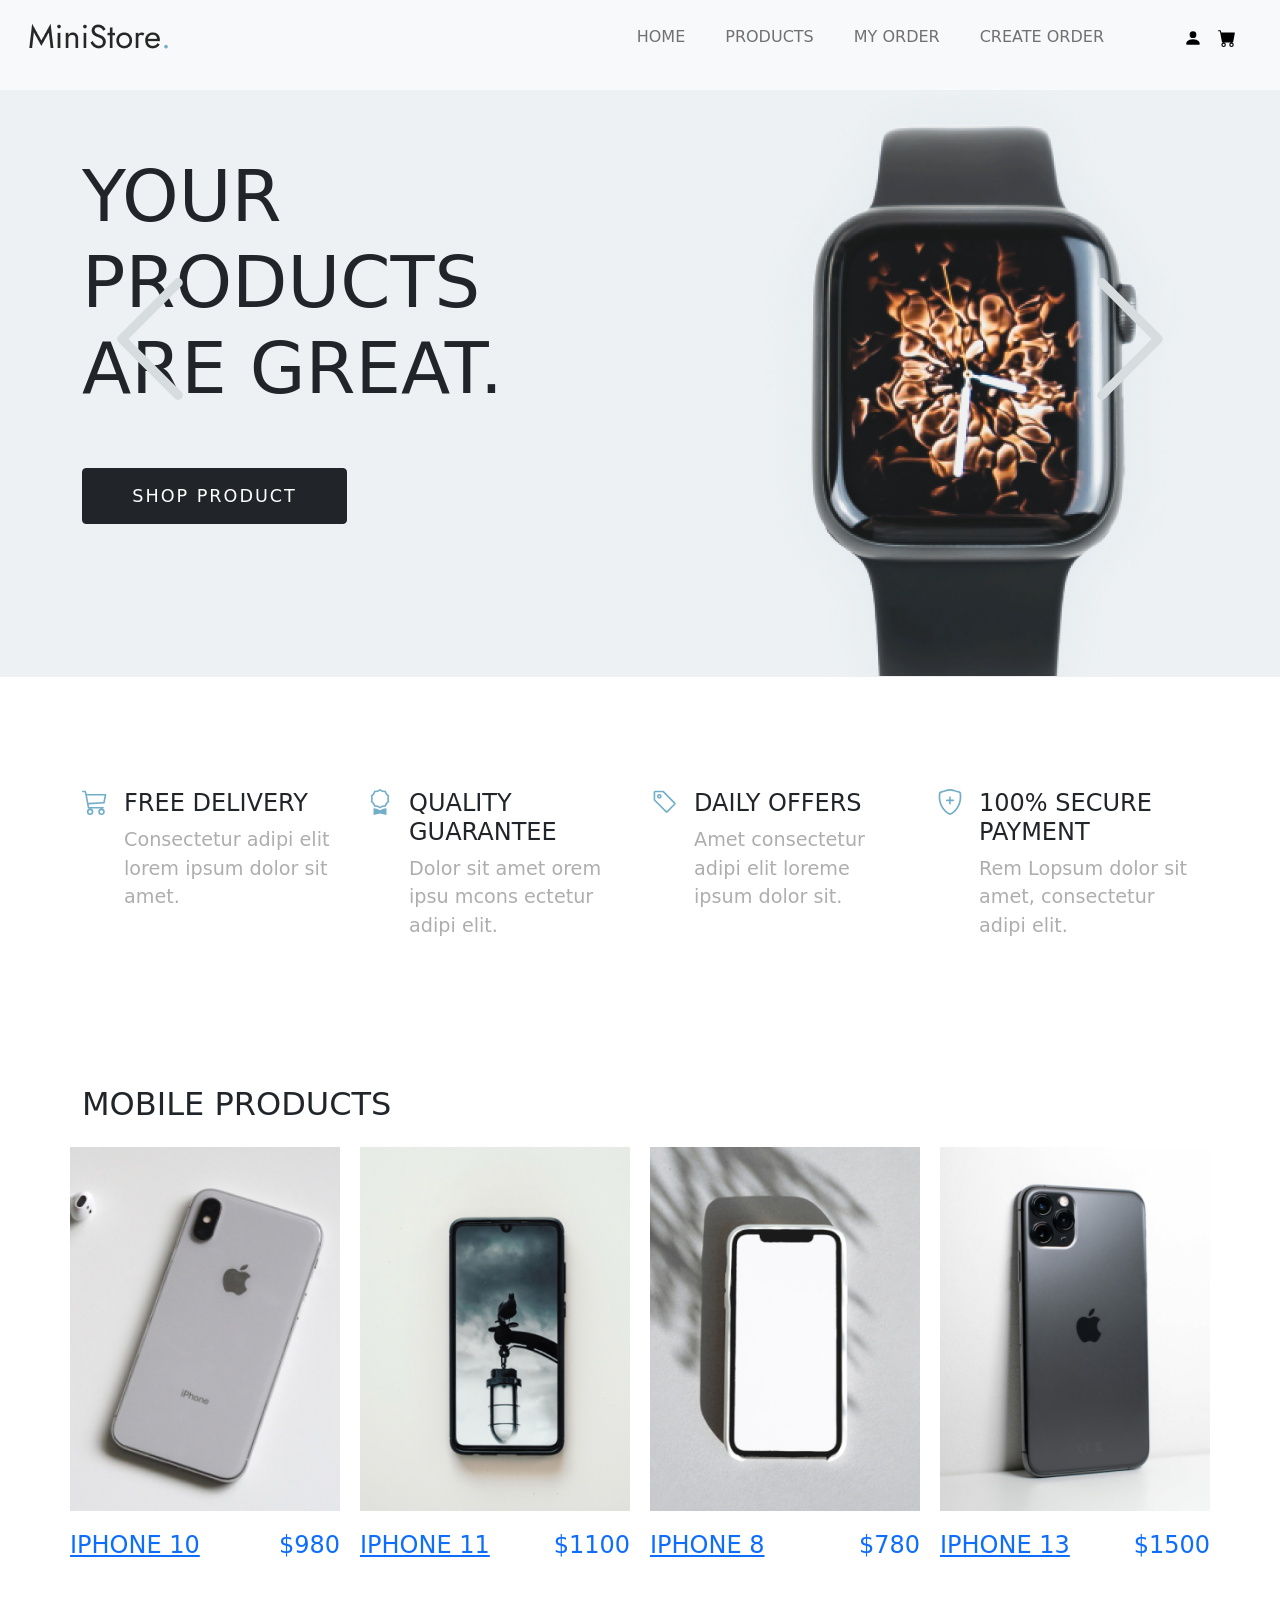
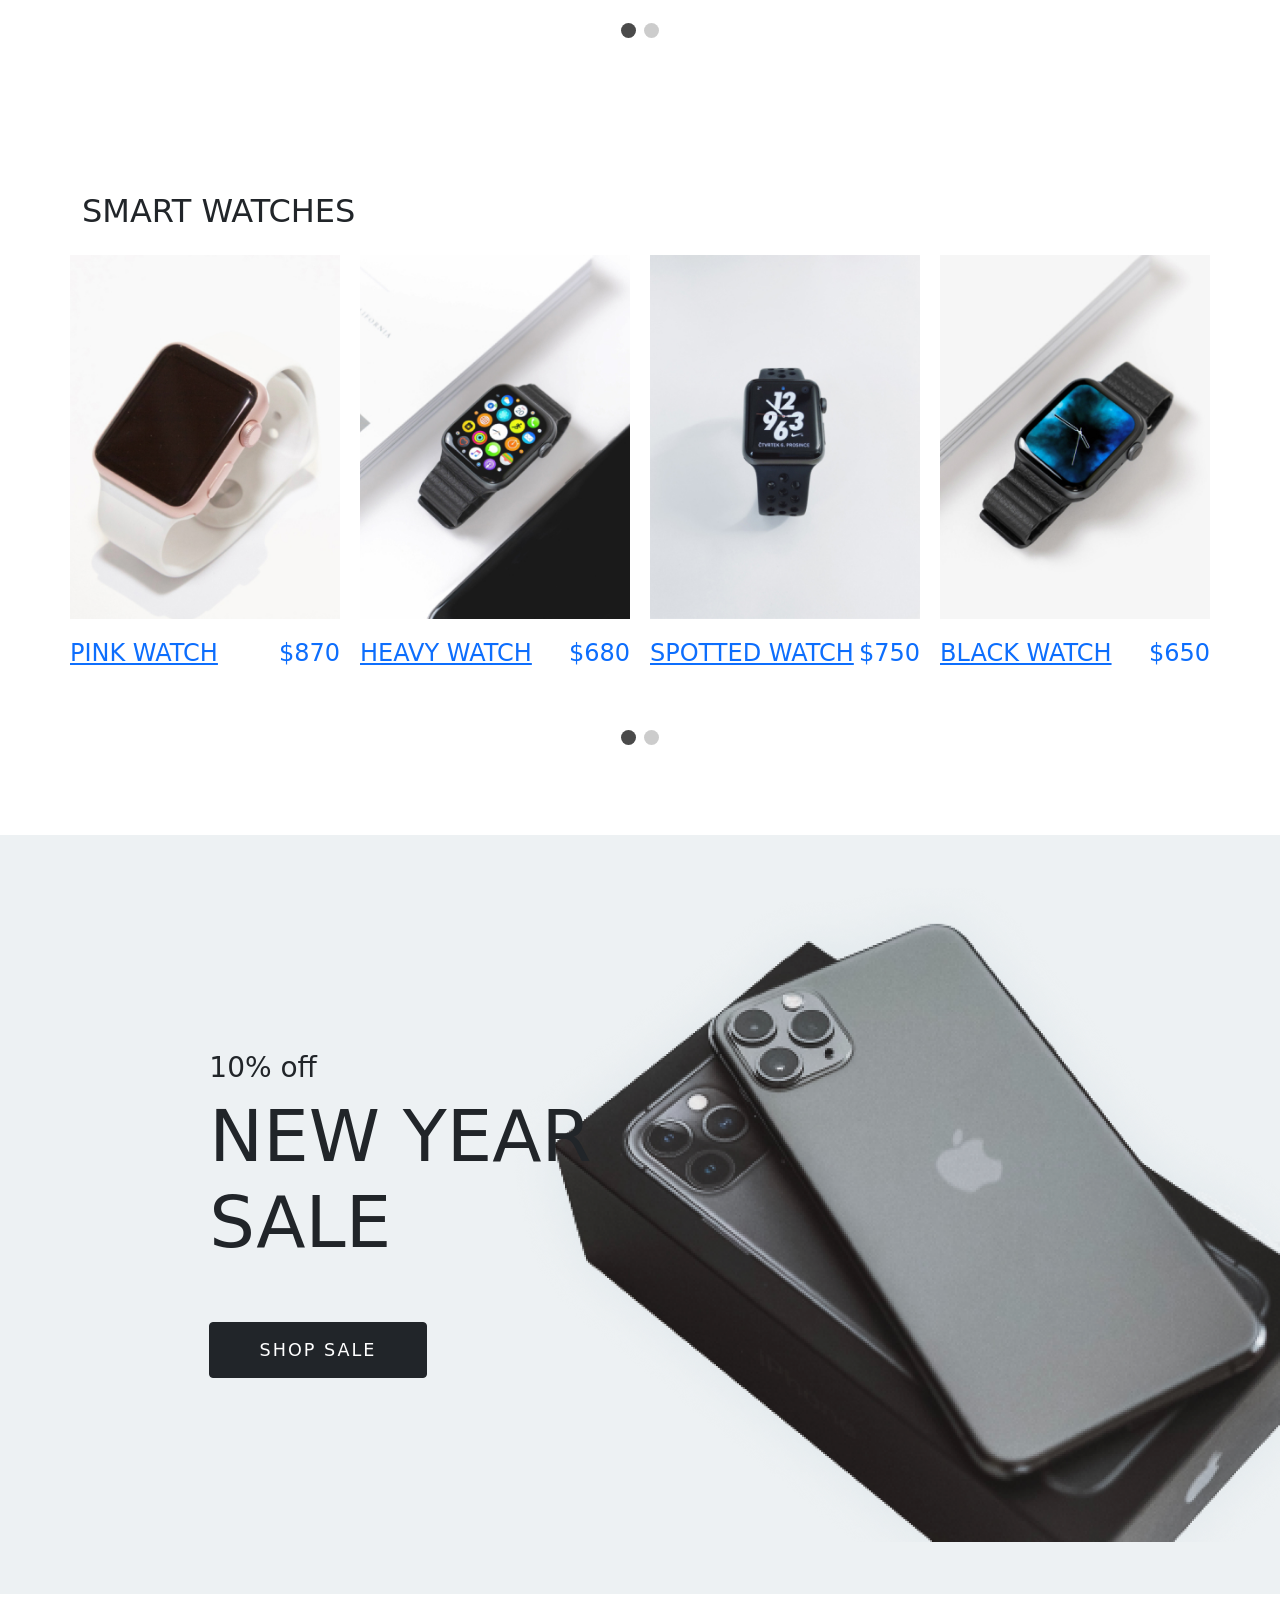
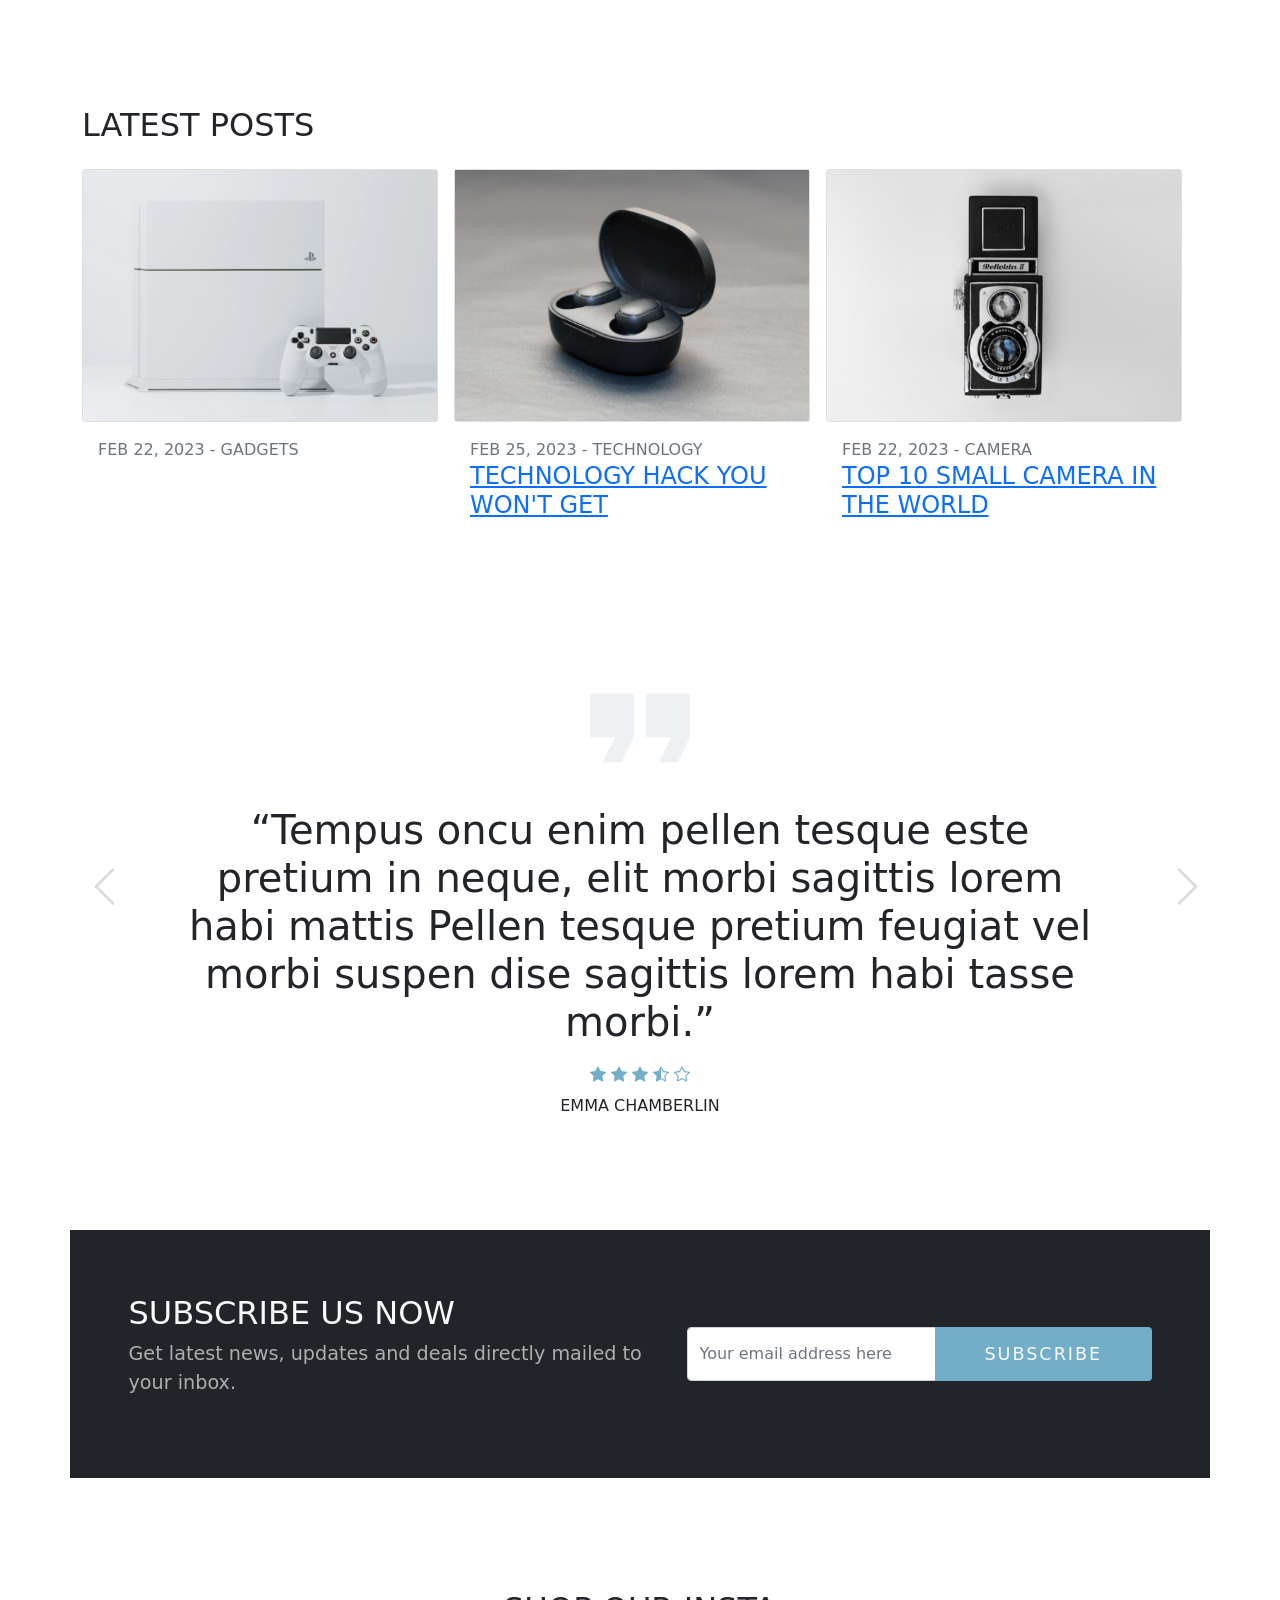
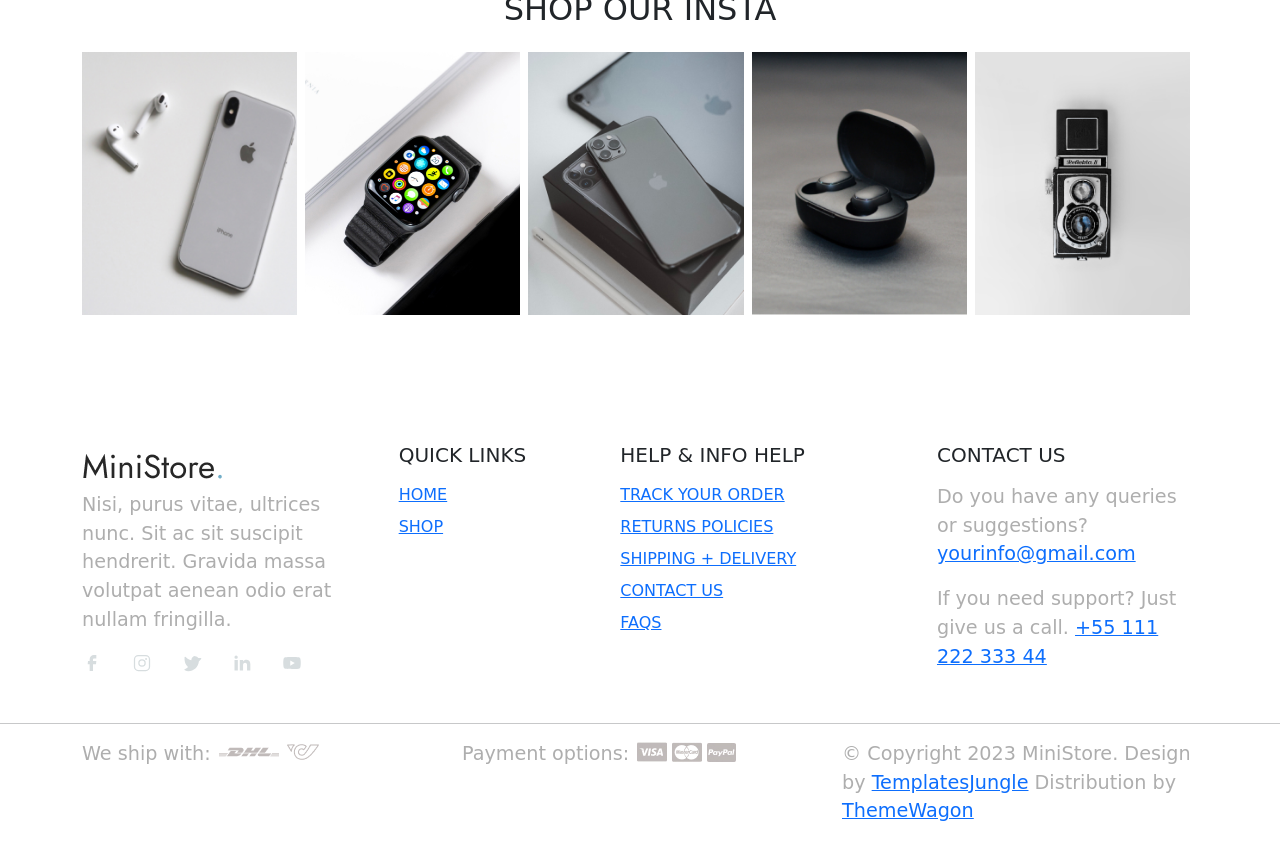
<file: index/index.html>
<!DOCTYPE html>
<html>
  <head>
    <title>Ministore</title>
    <meta charset="utf-8">
    <meta http-equiv="X-UA-Compatible" content="IE=edge">
    <meta name="viewport" content="width=device-width, initial-scale=1.0">
    <meta name="format-detection" content="telephone=no">
    <meta name="apple-mobile-web-app-capable" content="yes">
    <meta name="author" content="">
    <meta name="keywords" content="">
    <meta name="description" content="">
    <link rel="stylesheet" href="../css/style.css">
    <link rel="stylesheet" href="../css/bootstrap.min.css">
    <link rel="stylesheet" href="https://cdn.jsdelivr.net/npm/swiper@9/swiper-bundle.min.css" />
    <link rel="preconnect" href="https://fonts.googleapis.com">
    <link rel="preconnect" href="https://fonts.gstatic.com" crossorigin>
    <link href="https://fonts.googleapis.com/css2?family=Jost:wght@300;400;500&family=Lato:wght@300;400;700&display=swap" rel="stylesheet">
    <!-- script
    ================================================== -->
    <script src="../js/modernizr.js"></script>


  </head>
  <body data-bs-spy="scroll" data-bs-target="#navbar" data-bs-root-margin="0px 0px -40%" data-bs-smooth-scroll="true" tabindex="0">
    <svg xmlns="http://www.w3.org/2000/svg" style="display: none;">
      <symbol id="search" xmlns="http://www.w3.org/2000/svg" viewBox="0 0 32 32">
        <title>Search</title>
        <path fill="currentColor" d="M19 3C13.488 3 9 7.488 9 13c0 2.395.84 4.59 2.25 6.313L3.281 27.28l1.439 1.44l7.968-7.969A9.922 9.922 0 0 0 19 23c5.512 0 10-4.488 10-10S24.512 3 19 3zm0 2c4.43 0 8 3.57 8 8s-3.57 8-8 8s-8-3.57-8-8s3.57-8 8-8z" />
      </symbol>
      <symbol xmlns="http://www.w3.org/2000/svg" id="user" viewBox="0 0 16 16">
        <path d="M3 14s-1 0-1-1 1-4 6-4 6 3 6 4-1 1-1 1H3Zm5-6a3 3 0 1 0 0-6 3 3 0 0 0 0 6Z" />
      </symbol>
      <symbol xmlns="http://www.w3.org/2000/svg" id="cart" viewBox="0 0 16 16">
        <path d="M0 1.5A.5.5 0 0 1 .5 1H2a.5.5 0 0 1 .485.379L2.89 3H14.5a.5.5 0 0 1 .491.592l-1.5 8A.5.5 0 0 1 13 12H4a.5.5 0 0 1-.491-.408L2.01 3.607 1.61 2H.5a.5.5 0 0 1-.5-.5zM5 12a2 2 0 1 0 0 4 2 2 0 0 0 0-4zm7 0a2 2 0 1 0 0 4 2 2 0 0 0 0-4zm-7 1a1 1 0 1 1 0 2 1 1 0 0 1 0-2zm7 0a1 1 0 1 1 0 2 1 1 0 0 1 0-2z" />
      </symbol>
      <svg xmlns="http://www.w3.org/2000/svg" id="chevron-left" viewBox="0 0 16 16">
        <path fill-rule="evenodd" d="M11.354 1.646a.5.5 0 0 1 0 .708L5.707 8l5.647 5.646a.5.5 0 0 1-.708.708l-6-6a.5.5 0 0 1 0-.708l6-6a.5.5 0 0 1 .708 0z" />
      </svg>
      <symbol xmlns="http://www.w3.org/2000/svg" id="chevron-right" viewBox="0 0 16 16">
        <path fill-rule="evenodd" d="M4.646 1.646a.5.5 0 0 1 .708 0l6 6a.5.5 0 0 1 0 .708l-6 6a.5.5 0 0 1-.708-.708L10.293 8 4.646 2.354a.5.5 0 0 1 0-.708z" />
      </symbol>
      <symbol xmlns="http://www.w3.org/2000/svg" id="cart-outline" viewBox="0 0 16 16">
        <path d="M0 1.5A.5.5 0 0 1 .5 1H2a.5.5 0 0 1 .485.379L2.89 3H14.5a.5.5 0 0 1 .49.598l-1 5a.5.5 0 0 1-.465.401l-9.397.472L4.415 11H13a.5.5 0 0 1 0 1H4a.5.5 0 0 1-.491-.408L2.01 3.607 1.61 2H.5a.5.5 0 0 1-.5-.5zM3.102 4l.84 4.479 9.144-.459L13.89 4H3.102zM5 12a2 2 0 1 0 0 4 2 2 0 0 0 0-4zm7 0a2 2 0 1 0 0 4 2 2 0 0 0 0-4zm-7 1a1 1 0 1 1 0 2 1 1 0 0 1 0-2zm7 0a1 1 0 1 1 0 2 1 1 0 0 1 0-2z" />
      </symbol>
      <symbol xmlns="http://www.w3.org/2000/svg" id="quality" viewBox="0 0 16 16">
        <path d="M9.669.864 8 0 6.331.864l-1.858.282-.842 1.68-1.337 1.32L2.6 6l-.306 1.854 1.337 1.32.842 1.68 1.858.282L8 12l1.669-.864 1.858-.282.842-1.68 1.337-1.32L13.4 6l.306-1.854-1.337-1.32-.842-1.68L9.669.864zm1.196 1.193.684 1.365 1.086 1.072L12.387 6l.248 1.506-1.086 1.072-.684 1.365-1.51.229L8 10.874l-1.355-.702-1.51-.229-.684-1.365-1.086-1.072L3.614 6l-.25-1.506 1.087-1.072.684-1.365 1.51-.229L8 1.126l1.356.702 1.509.229z" />
        <path d="M4 11.794V16l4-1 4 1v-4.206l-2.018.306L8 13.126 6.018 12.1 4 11.794z" />
      </symbol>
      <symbol xmlns="http://www.w3.org/2000/svg" id="price-tag" viewBox="0 0 16 16">
        <path d="M6 4.5a1.5 1.5 0 1 1-3 0 1.5 1.5 0 0 1 3 0zm-1 0a.5.5 0 1 0-1 0 .5.5 0 0 0 1 0z" />
        <path d="M2 1h4.586a1 1 0 0 1 .707.293l7 7a1 1 0 0 1 0 1.414l-4.586 4.586a1 1 0 0 1-1.414 0l-7-7A1 1 0 0 1 1 6.586V2a1 1 0 0 1 1-1zm0 5.586 7 7L13.586 9l-7-7H2v4.586z" />
      </symbol>
      <symbol xmlns="http://www.w3.org/2000/svg" id="shield-plus" viewBox="0 0 16 16">
        <path d="M5.338 1.59a61.44 61.44 0 0 0-2.837.856.481.481 0 0 0-.328.39c-.554 4.157.726 7.19 2.253 9.188a10.725 10.725 0 0 0 2.287 2.233c.346.244.652.42.893.533.12.057.218.095.293.118a.55.55 0 0 0 .101.025.615.615 0 0 0 .1-.025c.076-.023.174-.061.294-.118.24-.113.547-.29.893-.533a10.726 10.726 0 0 0 2.287-2.233c1.527-1.997 2.807-5.031 2.253-9.188a.48.48 0 0 0-.328-.39c-.651-.213-1.75-.56-2.837-.855C9.552 1.29 8.531 1.067 8 1.067c-.53 0-1.552.223-2.662.524zM5.072.56C6.157.265 7.31 0 8 0s1.843.265 2.928.56c1.11.3 2.229.655 2.887.87a1.54 1.54 0 0 1 1.044 1.262c.596 4.477-.787 7.795-2.465 9.99a11.775 11.775 0 0 1-2.517 2.453 7.159 7.159 0 0 1-1.048.625c-.28.132-.581.24-.829.24s-.548-.108-.829-.24a7.158 7.158 0 0 1-1.048-.625 11.777 11.777 0 0 1-2.517-2.453C1.928 10.487.545 7.169 1.141 2.692A1.54 1.54 0 0 1 2.185 1.43 62.456 62.456 0 0 1 5.072.56z" />
        <path d="M8 4.5a.5.5 0 0 1 .5.5v1.5H10a.5.5 0 0 1 0 1H8.5V9a.5.5 0 0 1-1 0V7.5H6a.5.5 0 0 1 0-1h1.5V5a.5.5 0 0 1 .5-.5z" />
      </symbol>
      <symbol xmlns="http://www.w3.org/2000/svg" id="star-fill" viewBox="0 0 16 16">
        <path d="M3.612 15.443c-.386.198-.824-.149-.746-.592l.83-4.73L.173 6.765c-.329-.314-.158-.888.283-.95l4.898-.696L7.538.792c.197-.39.73-.39.927 0l2.184 4.327 4.898.696c.441.062.612.636.282.95l-3.522 3.356.83 4.73c.078.443-.36.79-.746.592L8 13.187l-4.389 2.256z" />
      </symbol>
      <symbol xmlns="http://www.w3.org/2000/svg" id="star-empty" viewBox="0 0 16 16">
        <path d="M2.866 14.85c-.078.444.36.791.746.593l4.39-2.256 4.389 2.256c.386.198.824-.149.746-.592l-.83-4.73 3.522-3.356c.33-.314.16-.888-.282-.95l-4.898-.696L8.465.792a.513.513 0 0 0-.927 0L5.354 5.12l-4.898.696c-.441.062-.612.636-.283.95l3.523 3.356-.83 4.73zm4.905-2.767-3.686 1.894.694-3.957a.565.565 0 0 0-.163-.505L1.71 6.745l4.052-.576a.525.525 0 0 0 .393-.288L8 2.223l1.847 3.658a.525.525 0 0 0 .393.288l4.052.575-2.906 2.77a.565.565 0 0 0-.163.506l.694 3.957-3.686-1.894a.503.503 0 0 0-.461 0z" />
      </symbol>
      <symbol xmlns="http://www.w3.org/2000/svg" id="star-half" viewBox="0 0 16 16">
        <path d="M5.354 5.119 7.538.792A.516.516 0 0 1 8 .5c.183 0 .366.097.465.292l2.184 4.327 4.898.696A.537.537 0 0 1 16 6.32a.548.548 0 0 1-.17.445l-3.523 3.356.83 4.73c.078.443-.36.79-.746.592L8 13.187l-4.389 2.256a.52.52 0 0 1-.146.05c-.342.06-.668-.254-.6-.642l.83-4.73L.173 6.765a.55.55 0 0 1-.172-.403.58.58 0 0 1 .085-.302.513.513 0 0 1 .37-.245l4.898-.696zM8 12.027a.5.5 0 0 1 .232.056l3.686 1.894-.694-3.957a.565.565 0 0 1 .162-.505l2.907-2.77-4.052-.576a.525.525 0 0 1-.393-.288L8.001 2.223 8 2.226v9.8z" />
      </symbol>
      <symbol xmlns="http://www.w3.org/2000/svg" id="quote" viewBox="0 0 24 24">
        <path fill="currentColor" d="m15 17l2-4h-4V6h7v7l-2 4h-3Zm-9 0l2-4H4V6h7v7l-2 4H6Z" />
      </symbol>
      <symbol xmlns="http://www.w3.org/2000/svg" id="facebook" viewBox="0 0 24 24">
        <path fill="currentColor" d="M9.198 21.5h4v-8.01h3.604l.396-3.98h-4V7.5a1 1 0 0 1 1-1h3v-4h-3a5 5 0 0 0-5 5v2.01h-2l-.396 3.98h2.396v8.01Z" />
      </symbol>
      <symbol xmlns="http://www.w3.org/2000/svg" id="youtube" viewBox="0 0 32 32">
        <path fill="currentColor" d="M29.41 9.26a3.5 3.5 0 0 0-2.47-2.47C24.76 6.2 16 6.2 16 6.2s-8.76 0-10.94.59a3.5 3.5 0 0 0-2.47 2.47A36.13 36.13 0 0 0 2 16a36.13 36.13 0 0 0 .59 6.74a3.5 3.5 0 0 0 2.47 2.47c2.18.59 10.94.59 10.94.59s8.76 0 10.94-.59a3.5 3.5 0 0 0 2.47-2.47A36.13 36.13 0 0 0 30 16a36.13 36.13 0 0 0-.59-6.74ZM13.2 20.2v-8.4l7.27 4.2Z" />
      </symbol>
      <symbol xmlns="http://www.w3.org/2000/svg" id="twitter" viewBox="0 0 256 256">
        <path fill="currentColor" d="m245.66 77.66l-29.9 29.9C209.72 177.58 150.67 232 80 232c-14.52 0-26.49-2.3-35.58-6.84c-7.33-3.67-10.33-7.6-11.08-8.72a8 8 0 0 1 3.85-11.93c.26-.1 24.24-9.31 39.47-26.84a110.93 110.93 0 0 1-21.88-24.2c-12.4-18.41-26.28-50.39-22-98.18a8 8 0 0 1 13.65-4.92c.35.35 33.28 33.1 73.54 43.72V88a47.87 47.87 0 0 1 14.36-34.3A46.87 46.87 0 0 1 168.1 40a48.66 48.66 0 0 1 41.47 24H240a8 8 0 0 1 5.66 13.66Z" />
      </symbol>
      <symbol xmlns="http://www.w3.org/2000/svg" id="instagram" viewBox="0 0 256 256">
        <path fill="currentColor" d="M128 80a48 48 0 1 0 48 48a48.05 48.05 0 0 0-48-48Zm0 80a32 32 0 1 1 32-32a32 32 0 0 1-32 32Zm48-136H80a56.06 56.06 0 0 0-56 56v96a56.06 56.06 0 0 0 56 56h96a56.06 56.06 0 0 0 56-56V80a56.06 56.06 0 0 0-56-56Zm40 152a40 40 0 0 1-40 40H80a40 40 0 0 1-40-40V80a40 40 0 0 1 40-40h96a40 40 0 0 1 40 40ZM192 76a12 12 0 1 1-12-12a12 12 0 0 1 12 12Z" />
      </symbol>
      <symbol xmlns="http://www.w3.org/2000/svg" id="linkedin" viewBox="0 0 24 24">
        <path fill="currentColor" d="M6.94 5a2 2 0 1 1-4-.002a2 2 0 0 1 4 .002zM7 8.48H3V21h4V8.48zm6.32 0H9.34V21h3.94v-6.57c0-3.66 4.77-4 4.77 0V21H22v-7.93c0-6.17-7.06-5.94-8.72-2.91l.04-1.68z" />
      </symbol>
      <symbol xmlns="http://www.w3.org/2000/svg" id="nav-icon" viewBox="0 0 16 16">
        <path d="M14 10.5a.5.5 0 0 0-.5-.5h-3a.5.5 0 0 0 0 1h3a.5.5 0 0 0 .5-.5zm0-3a.5.5 0 0 0-.5-.5h-7a.5.5 0 0 0 0 1h7a.5.5 0 0 0 .5-.5zm0-3a.5.5 0 0 0-.5-.5h-11a.5.5 0 0 0 0 1h11a.5.5 0 0 0 .5-.5z" />
      </symbol>
      <symbol xmlns="http://www.w3.org/2000/svg" id="close" viewBox="0 0 16 16">
        <path d="M2.146 2.854a.5.5 0 1 1 .708-.708L8 7.293l5.146-5.147a.5.5 0 0 1 .708.708L8.707 8l5.147 5.146a.5.5 0 0 1-.708.708L8 8.707l-5.146 5.147a.5.5 0 0 1-.708-.708L7.293 8 2.146 2.854Z" />
      </symbol>
      <symbol xmlns="http://www.w3.org/2000/svg" id="navbar-icon" viewBox="0 0 16 16">
        <path d="M14 10.5a.5.5 0 0 0-.5-.5h-3a.5.5 0 0 0 0 1h3a.5.5 0 0 0 .5-.5zm0-3a.5.5 0 0 0-.5-.5h-7a.5.5 0 0 0 0 1h7a.5.5 0 0 0 .5-.5zm0-3a.5.5 0 0 0-.5-.5h-11a.5.5 0 0 0 0 1h11a.5.5 0 0 0 .5-.5z" />
      </symbol>
    </svg>  

    <div class="search-popup">
        <div class="search-popup-container">

          <form role="search" method="get" class="search-form" action="">
            <input type="search" id="search-form" class="search-field" placeholder="Type and press enter" value="" name="s" />
            <button type="submit" class="search-submit"><svg class="search"><use xlink:href="#search"></use></svg></button>
          </form>

          <h5 class="cat-list-title">Browse Categories</h5>
          
          <ul class="cat-list">
            <li class="cat-list-item">
              <a href="index.html" title="Mobile Phones">Home</a>
            </li>
            <li class="cat-list-item">
              <a href="product-list.html" title="Mobile Phones">Product</a>
            </li>
            <li class="cat-list-item">
              <a href="order-list.html" title="Smart Watches">My Order</a>
            </li>
            <li class="cat-list-item">
              <a href="create-order.html" title="Headphones">Create Order</a>
            </li>
          </ul>

        </div>
    </div>
    
    <header id="header" class="site-header header-scrolled position-fixed text-black bg-light">
      <nav id="header-nav" class="navbar navbar-expand-lg px-3 mb-3">
        <div class="container-fluid">
          <a class="navbar-brand" href="index.html">
            <img src="/images/main-logo.png" class="logo">
          </a>
          <button class="navbar-toggler d-flex d-lg-none order-3 p-2" type="button" data-bs-toggle="offcanvas" data-bs-target="#bdNavbar" aria-controls="bdNavbar" aria-expanded="false" aria-label="Toggle navigation">
            <svg class="navbar-icon">
              <use xlink:href="#navbar-icon"></use>
            </svg>
          </button>
          <div class="offcanvas offcanvas-end" tabindex="-1" id="bdNavbar" aria-labelledby="bdNavbarOffcanvasLabel">
            <div class="offcanvas-header px-4 pb-0">
              <a class="navbar-brand" href="index.html">
                <img src="/images/main-logo.png" class="logo">
              </a>
              <button type="button" class="btn-close btn-close-black" data-bs-dismiss="offcanvas" aria-label="Close" data-bs-target="#bdNavbar"></button>
            </div>
            <div class="offcanvas-body">
              <ul id="navbar" class="navbar-nav text-uppercase justify-content-end align-items-center flex-grow-1 pe-3">
                <li class="nav-item">
                  <a class="nav-link me-4 active" href="index.html">Home</a>
                </li>
                <li class="nav-item">
                  <a class="nav-link me-4" href="product-list.html">Products</a>
                </li>
                <li class="nav-item">
                  <a class="nav-link me-4" href="order-list.html">My Order</a>
                </li>
                <li class="nav-item">
                  <a class="nav-link me-4" href="create-order.html">Create Order</a>
                </li>
                <li class="nav-item">
                  <div class="user-items ps-5">
                    <ul class="d-flex justify-content-end list-unstyled">
                      <li class="pe-3">
                        <a href="login.html">
                          <svg class="user">
                            <use xlink:href="#user"></use>
                          </svg>
                        </a>
                      </li>
                      <li>
                        <a href="create-order.html">
                          <svg class="cart">
                            <use xlink:href="#cart"></use>
                          </svg>
                        </a>
                      </li>
                    </ul>
                  </div>
                </li>
              </ul>
            </div>
          </div>
        </div>
      </nav>
    </header>
    <section id="billboard" class="position-relative overflow-hidden bg-light-blue">
      <div class="swiper main-swiper">
        <div class="swiper-wrapper">
          <div class="swiper-slide">
            <div class="container">
              <div class="row d-flex align-items-center">
                <div class="col-md-6">
                  <div class="banner-content">
                    <h1 class="display-2 text-uppercase text-dark pb-5">Your Products Are Great.</h1>
                    <a href="product-list.html" class="btn btn-medium btn-dark text-uppercase btn-rounded-none">Shop Product</a>
                  </div>
                </div>
                <div class="col-md-5">
                  <div class="image-holder">
                    <img src="/images/banner-image.png" alt="banner">
                  </div>
                </div>
              </div>
            </div>
          </div>
          <div class="swiper-slide">
            <div class="container">
              <div class="row d-flex flex-wrap align-items-center">
                <div class="col-md-6">
                  <div class="banner-content">
                    <h1 class="display-2 text-uppercase text-dark pb-5">Technology Hack You Won't Get</h1>
                    <a href="product-list.html" class="btn btn-medium btn-dark text-uppercase btn-rounded-none">Shop Product</a>
                  </div>
                </div>
                <div class="col-md-5">
                  <div class="image-holder">
                    <img src="/images/banner-image.png" alt="banner">
                  </div>
                </div>
              </div>
            </div>
          </div>
        </div>
      </div>
      <div class="swiper-icon swiper-arrow swiper-arrow-prev">
        <svg class="chevron-left">
          <use xlink:href="#chevron-left" />
        </svg>
      </div>
      <div class="swiper-icon swiper-arrow swiper-arrow-next">
        <svg class="chevron-right">
          <use xlink:href="#chevron-right" />
        </svg>
      </div>
    </section>
    <section id="company-services" class="padding-large">
      <div class="container">
        <div class="row">
          <div class="col-lg-3 col-md-6 pb-3">
            <div class="icon-box d-flex">
              <div class="icon-box-icon pe-3 pb-3">
                <svg class="cart-outline">
                  <use xlink:href="#cart-outline" />
                </svg>
              </div>
              <div class="icon-box-content">
                <h3 class="card-title text-uppercase text-dark">Free delivery</h3>
                <p>Consectetur adipi elit lorem ipsum dolor sit amet.</p>
              </div>
            </div>
          </div>
          <div class="col-lg-3 col-md-6 pb-3">
            <div class="icon-box d-flex">
              <div class="icon-box-icon pe-3 pb-3">
                <svg class="quality">
                  <use xlink:href="#quality" />
                </svg>
              </div>
              <div class="icon-box-content">
                <h3 class="card-title text-uppercase text-dark">Quality guarantee</h3>
                <p>Dolor sit amet orem ipsu mcons ectetur adipi elit.</p>
              </div>
            </div>
          </div>
          <div class="col-lg-3 col-md-6 pb-3">
            <div class="icon-box d-flex">
              <div class="icon-box-icon pe-3 pb-3">
                <svg class="price-tag">
                  <use xlink:href="#price-tag" />
                </svg>
              </div>
              <div class="icon-box-content">
                <h3 class="card-title text-uppercase text-dark">Daily offers</h3>
                <p>Amet consectetur adipi elit loreme ipsum dolor sit.</p>
              </div>
            </div>
          </div>
          <div class="col-lg-3 col-md-6 pb-3">
            <div class="icon-box d-flex">
              <div class="icon-box-icon pe-3 pb-3">
                <svg class="shield-plus">
                  <use xlink:href="#shield-plus" />
                </svg>
              </div>
              <div class="icon-box-content">
                <h3 class="card-title text-uppercase text-dark">100% secure payment</h3>
                <p>Rem Lopsum dolor sit amet, consectetur adipi elit.</p>
              </div>
            </div>
          </div>
        </div>
      </div>
    </section>
    <section id="mobile-products" class="product-store position-relative padding-large no-padding-top">
      <div class="container">
        <div class="row">
          <div class="display-header d-flex justify-content-between pb-3">
            <h2 class="display-7 text-dark text-uppercase">Mobile Products</h2>
          </div>
          <div class="swiper product-swiper">
            <div class="swiper-wrapper">
              <div class="swiper-slide">
                <div class="product-card position-relative">
                  <div class="image-holder">
                    <img src="/images/product-item1.jpg" alt="product-item" class="img-fluid">
                  </div>
                  <div class="cart-concern position-absolute">
                    <div class="cart-button d-flex">
                      <a href="create-order.html" class="btn btn-medium btn-black">Add to Cart<svg class="cart-outline"><use xlink:href="#cart-outline"></use></svg></a>
                    </div>
                  </div>
                  <div class="card-detail d-flex justify-content-between align-items-baseline pt-3">
                    <h3 class="card-title text-uppercase">
                      <a href="product-detail.html">Iphone 10</a>
                    </h3>
                    <span class="item-price text-primary">$980</span>
                  </div>
                </div>
              </div>
              <div class="swiper-slide">
                <div class="product-card position-relative">
                  <div class="image-holder">
                    <img src="/images/product-item2.jpg" alt="product-item" class="img-fluid">
                  </div>
                  <div class="cart-concern position-absolute">
                    <div class="cart-button d-flex">
                      <a href="create-order.html" class="btn btn-medium btn-black">Add to Cart<svg class="cart-outline"><use xlink:href="#cart-outline"></use></svg></a>
                    </div>
                  </div>
                  <div class="card-detail d-flex justify-content-between align-items-baseline pt-3">
                    <h3 class="card-title text-uppercase">
                      <a href="product-detail.html">Iphone 11</a>
                    </h3>
                    <span class="item-price text-primary">$1100</span>
                  </div>
                </div>
              </div>
              <div class="swiper-slide">
                <div class="product-card position-relative">
                  <div class="image-holder">
                    <img src="/images/product-item3.jpg" alt="product-item" class="img-fluid">
                  </div>
                  <div class="cart-concern position-absolute">
                    <div class="cart-button d-flex">
                      <a href="create-order.html" class="btn btn-medium btn-black">Add to Cart<svg class="cart-outline"><use xlink:href="#cart-outline"></use></svg></a>
                    </div>
                  </div>
                  <div class="card-detail d-flex justify-content-between align-items-baseline pt-3">
                    <h3 class="card-title text-uppercase">
                      <a href="product-detail.html">Iphone 8</a>
                    </h3>
                    <span class="item-price text-primary">$780</span>
                  </div>
                </div>
              </div>
              <div class="swiper-slide">
                <div class="product-card position-relative">
                  <div class="image-holder">
                    <img src="/images/product-item4.jpg" alt="product-item" class="img-fluid">
                  </div>
                  <div class="cart-concern position-absolute">
                    <div class="cart-button d-flex">
                      <a href="create-order.html" class="btn btn-medium btn-black">Add to Cart<svg class="cart-outline"><use xlink:href="#cart-outline"></use></svg></a>
                    </div>
                  </div>
                  <div class="card-detail d-flex justify-content-between align-items-baseline pt-3">
                    <h3 class="card-title text-uppercase">
                      <a href="product-detail.html">Iphone 13</a>
                    </h3>
                    <span class="item-price text-primary">$1500</span>
                  </div>
                </div>
              </div>
              <div class="swiper-slide">
                <div class="product-card position-relative">
                  <div class="image-holder">
                    <img src="/images/product-item5.jpg" alt="product-item" class="img-fluid">
                  </div>
                  <div class="cart-concern position-absolute">
                    <div class="cart-button d-flex">
                      <a href="create-order.html" class="btn btn-medium btn-black">Add to Cart<svg class="cart-outline"><use xlink:href="#cart-outline"></use></svg></a>
                    </div>
                  </div>
                  <div class="card-detail d-flex justify-content-between align-items-baseline pt-3">
                    <h3 class="card-title text-uppercase">
                      <a href="product-detail.html">Iphone 12</a>
                    </h3>
                    <span class="item-price text-primary">$1300</span>
                  </div>
                </div>
              </div>
            </div>
          </div>
        </div>
      </div>
      <div class="swiper-pagination position-absolute text-center"></div>
    </section>
    <section id="smart-watches" class="product-store padding-large position-relative">
      <div class="container">
        <div class="row">
          <div class="display-header d-flex justify-content-between pb-3">
            <h2 class="display-7 text-dark text-uppercase">Smart Watches</h2>
          </div>
          <div class="swiper product-watch-swiper">
            <div class="swiper-wrapper">
              <div class="swiper-slide">
                <div class="product-card position-relative">
                  <div class="image-holder">
                    <img src="/images/product-item6.jpg" alt="product-item" class="img-fluid">
                  </div>
                  <div class="cart-concern position-absolute">
                    <div class="cart-button d-flex">
                      <a href="create-order.html" class="btn btn-medium btn-black">Add to Cart<svg class="cart-outline"><use xlink:href="#cart-outline"></use></svg></a>
                    </div>
                  </div>
                  <div class="card-detail d-flex justify-content-between align-items-baseline pt-3">
                    <h3 class="card-title text-uppercase">
                      <a href="product-detail.html">Pink watch</a>
                    </h3>
                    <span class="item-price text-primary">$870</span>
                  </div>
                </div>
              </div>
              <div class="swiper-slide">
                <div class="product-card position-relative">
                  <div class="image-holder">
                    <img src="/images/product-item7.jpg" alt="product-item" class="img-fluid">
                  </div>
                  <div class="cart-concern position-absolute">
                    <div class="cart-button d-flex">
                      <a href="create-order.html" class="btn btn-medium btn-black">Add to Cart<svg class="cart-outline"><use xlink:href="#cart-outline"></use></svg></a>
                    </div>
                  </div>
                  <div class="card-detail d-flex justify-content-between align-items-baseline pt-3">
                    <h3 class="card-title text-uppercase">
                      <a href="product-detail.html">Heavy watch</a>
                    </h3>
                    <span class="item-price text-primary">$680</span>
                  </div>
                </div>
              </div>
              <div class="swiper-slide">
                <div class="product-card position-relative">
                  <div class="image-holder">
                    <img src="/images/product-item8.jpg" alt="product-item" class="img-fluid">
                  </div>
                  <div class="cart-concern position-absolute">
                    <div class="cart-button d-flex">
                      <a href="create-order.html" class="btn btn-medium btn-black">Add to Cart<svg class="cart-outline"><use xlink:href="#cart-outline"></use></svg></a>
                    </div>
                  </div>
                  <div class="card-detail d-flex justify-content-between align-items-baseline pt-3">
                    <h3 class="card-title text-uppercase">
                      <a href="product-detail.html">spotted watch</a>
                    </h3>
                    <span class="item-price text-primary">$750</span>
                  </div>
                </div>
              </div>
              <div class="swiper-slide">
                <div class="product-card position-relative">
                  <div class="image-holder">
                    <img src="/images/product-item9.jpg" alt="product-item" class="img-fluid">
                  </div>
                  <div class="cart-concern position-absolute">
                    <div class="cart-button d-flex">
                      <a href="create-order.html" class="btn btn-medium btn-black">Add to Cart<svg class="cart-outline"><use xlink:href="#cart-outline"></use></svg></a>
                    </div>
                  </div>
                  <div class="card-detail d-flex justify-content-between align-items-baseline pt-3">
                    <h3 class="card-title text-uppercase">
                      <a href="product-detail.html">black watch</a>
                    </h3>
                    <span class="item-price text-primary">$650</span>
                  </div>
                </div>
              </div>
              <div class="swiper-slide">
                <div class="product-card position-relative">
                  <div class="image-holder">
                    <img src="/images/product-item10.jpg" alt="product-item" class="img-fluid">
                  </div>
                  <div class="cart-concern position-absolute">
                    <div class="cart-button d-flex">
                      <a href="create-order.html" class="btn btn-medium btn-black">Add to Cart<svg class="cart-outline"><use xlink:href="#cart-outline"></use></svg></a>
                    </div>
                  </div>
                  <div class="card-detail d-flex justify-content-between pt-3">
                    <h3 class="card-title text-uppercase">
                      <a href="product-detail.html">black watch</a>
                    </h3>
                    <span class="item-price text-primary">$750</span>
                  </div>
                </div>
              </div>
            </div>
          </div>
        </div>
      </div>
      <div class="swiper-pagination position-absolute text-center"></div>
    </section>
    <section id="yearly-sale" class="bg-light-blue overflow-hidden mt-5 padding-xlarge" style="background-image: url('/images/single-image1.png');background-position: right; background-repeat: no-repeat;">
      <div class="row d-flex flex-wrap align-items-center">
        <div class="col-md-6 col-sm-12">
          <div class="text-content offset-4 padding-medium">
            <h3>10% off</h3>
            <h2 class="display-2 pb-5 text-uppercase text-dark">New year sale</h2>
            <a href="product-list.html" class="btn btn-medium btn-dark text-uppercase btn-rounded-none">Shop Sale</a>
          </div>
        </div>
        <div class="col-md-6 col-sm-12">
          
        </div>
      </div>
    </section>
    <section id="latest-blog" class="padding-large">
      <div class="container">
        <div class="row">
          <div class="display-header d-flex justify-content-between pb-3">
            <h2 class="display-7 text-dark text-uppercase">Latest Posts</h2>
          </div>
          <div class="post-grid d-flex flex-wrap justify-content-between">
            <div class="col-lg-4 col-sm-12">
              <div class="card border-none me-3">
                <div class="card-image">
                  <img src="/images/post-item1.jpg" alt="" class="img-fluid">
                </div>
              </div>
              <div class="card-body text-uppercase">
                <div class="card-meta text-muted">
                  <span class="meta-date">feb 22, 2023</span>
                  <span class="meta-category">- Gadgets</span>
                </div>
              </div>
            </div>
            <div class="col-lg-4 col-sm-12">
              <div class="card border-none me-3">
                <div class="card-image">
                  <img src="/images/post-item2.jpg" alt="" class="img-fluid">
                </div>
              </div>
              <div class="card-body text-uppercase">
                <div class="card-meta text-muted">
                  <span class="meta-date">feb 25, 2023</span>
                  <span class="meta-category">- Technology</span>
                </div>
                <h3 class="card-title">
                  <a href="#">Technology Hack You Won't Get</a>
                </h3>
              </div>
            </div>
            <div class="col-lg-4 col-sm-12">
              <div class="card border-none me-3">
                <div class="card-image">
                  <img src="/images/post-item3.jpg" alt="" class="img-fluid">
                </div>
              </div>
              <div class="card-body text-uppercase">
                <div class="card-meta text-muted">
                  <span class="meta-date">feb 22, 2023</span>
                  <span class="meta-category">- Camera</span>
                </div>
                <h3 class="card-title">
                  <a href="#">Top 10 Small Camera In The World</a>
                </h3>
              </div>
            </div>
          </div>
        </div>
      </div>
    </section>
    <section id="testimonials" class="position-relative">
      <div class="container">
        <div class="row">
          <div class="review-content position-relative">
            <div class="swiper-icon swiper-arrow swiper-arrow-prev position-absolute d-flex align-items-center">
              <svg class="chevron-left">
                <use xlink:href="#chevron-left" />
              </svg>
            </div>
            <div class="swiper testimonial-swiper">
              <div class="quotation text-center">
                <svg class="quote">
                  <use xlink:href="#quote" />
                </svg>
              </div>
              <div class="swiper-wrapper">
                <div class="swiper-slide text-center d-flex justify-content-center">
                  <div class="review-item col-md-10">
                    <i class="icon icon-review"></i>
                    <blockquote>“Tempus oncu enim pellen tesque este pretium in neque, elit morbi sagittis lorem habi mattis Pellen tesque pretium feugiat vel morbi suspen dise sagittis lorem habi tasse morbi.”</blockquote>
                    <div class="rating">
                      <svg class="star star-fill">
                        <use xlink:href="#star-fill"></use>
                      </svg>
                      <svg class="star star-fill">
                        <use xlink:href="#star-fill"></use>
                      </svg>
                      <svg class="star star-fill">
                        <use xlink:href="#star-fill"></use>
                      </svg>
                      <svg class="star star-half">
                        <use xlink:href="#star-half"></use>
                      </svg>
                      <svg class="star star-empty">
                        <use xlink:href="#star-empty"></use>
                      </svg>
                    </div>
                    <div class="author-detail">
                      <div class="name text-dark text-uppercase pt-2">Emma Chamberlin</div>
                    </div>
                  </div>
                </div>
                <div class="swiper-slide text-center d-flex justify-content-center">
                  <div class="review-item col-md-10">
                    <i class="icon icon-review"></i>
                    <blockquote>“A blog is a digital publication that can complement a website or exist independently. A blog may include articles, short posts, listicles, infographics, videos, and other digital content.”</blockquote>
                    <div class="rating">
                      <svg class="star star-fill">
                        <use xlink:href="#star-fill"></use>
                      </svg>
                      <svg class="star star-fill">
                        <use xlink:href="#star-fill"></use>
                      </svg>
                      <svg class="star star-fill">
                        <use xlink:href="#star-fill"></use>
                      </svg>
                      <svg class="star star-half">
                        <use xlink:href="#star-half"></use>
                      </svg>
                      <svg class="star star-empty">
                        <use xlink:href="#star-empty"></use>
                      </svg>
                    </div>
                    <div class="author-detail">
                      <div class="name text-dark text-uppercase pt-2">Jennie Rose</div>
                    </div>
                  </div>
                </div>
              </div>
            </div>
            <div class="swiper-icon swiper-arrow swiper-arrow-next position-absolute d-flex align-items-center">
              <svg class="chevron-right">
                <use xlink:href="#chevron-right" />
              </svg>
            </div>
          </div>
        </div>
      </div>
      <div class="swiper-pagination"></div>
    </section>
    <section id="subscribe" class="container-grid padding-large position-relative overflow-hidden">
      <div class="container">
        <div class="row">
          <div class="subscribe-content bg-dark d-flex flex-wrap justify-content-center align-items-center padding-medium">
            <div class="col-md-6 col-sm-12">
              <div class="display-header pe-3">
                <h2 class="display-7 text-uppercase text-light">Subscribe Us Now</h2>
                <p>Get latest news, updates and deals directly mailed to your inbox.</p>
              </div>
            </div>
            <div class="col-md-5 col-sm-12">
              <form class="subscription-form validate">
                <div class="input-group flex-wrap">
                  <input class="form-control btn-rounded-none" type="email" name="EMAIL" placeholder="Your email address here" required="">
                  <button class="btn btn-medium btn-primary text-uppercase btn-rounded-none" type="submit" name="subscribe">Subscribe</button>
                </div>
              </form>
            </div>
          </div>
        </div>
      </div>
    </section>
    <section id="instagram" class="padding-large overflow-hidden no-padding-top">
      <div class="container">
        <div class="row">
          <div class="display-header text-uppercase text-dark text-center pb-3">
            <h2 class="display-7">Shop Our Insta</h2>
          </div>
          <div class="d-flex flex-wrap">
            <figure class="instagram-item pe-2">
              <a href="https://templatesjungle.com/" class="image-link position-relative">
                <img src="/images/insta-item1.jpg" alt="instagram" class="insta-image">
                <div class="icon-overlay position-absolute d-flex justify-content-center">
                  <svg class="instagram">
                    <use xlink:href="#instagram"></use>
                  </svg>
                </div>
              </a>
            </figure>
            <figure class="instagram-item pe-2">
              <a href="https://templatesjungle.com/" class="image-link position-relative">
                <img src="/images/insta-item2.jpg" alt="instagram" class="insta-image">
                <div class="icon-overlay position-absolute d-flex justify-content-center">
                  <svg class="instagram">
                    <use xlink:href="#instagram"></use>
                  </svg>
                </div>
              </a>
            </figure>
            <figure class="instagram-item pe-2">
              <a href="https://templatesjungle.com/" class="image-link position-relative">
                <img src="/images/insta-item3.jpg" alt="instagram" class="insta-image">
                <div class="icon-overlay position-absolute d-flex justify-content-center">
                  <svg class="instagram">
                    <use xlink:href="#instagram"></use>
                  </svg>
                </div>
              </a>
            </figure>
            <figure class="instagram-item pe-2">
              <a href="https://templatesjungle.com/" class="image-link position-relative">
                <img src="/images/insta-item4.jpg" alt="instagram" class="insta-image">
                <div class="icon-overlay position-absolute d-flex justify-content-center">
                  <svg class="instagram">
                    <use xlink:href="#instagram"></use>
                  </svg>
                </div>
              </a>
            </figure>
            <figure class="instagram-item pe-2">
              <a href="https://templatesjungle.com/" class="image-link position-relative">
                <img src="/images/insta-item5.jpg" alt="instagram" class="insta-image">
                <div class="icon-overlay position-absolute d-flex justify-content-center">
                  <svg class="instagram">
                    <use xlink:href="#instagram"></use>
                  </svg>
                </div>
              </a>
            </figure>
          </div>
        </div>
      </div>
    </section>
    <footer id="footer" class="overflow-hidden">
      <div class="container">
        <div class="row">
          <div class="footer-top-area">
            <div class="row d-flex flex-wrap justify-content-between">
              <div class="col-lg-3 col-sm-6 pb-3">
                <div class="footer-menu">
                  <img src="/images/main-logo.png" alt="logo">
                  <p>Nisi, purus vitae, ultrices nunc. Sit ac sit suscipit hendrerit. Gravida massa volutpat aenean odio erat nullam fringilla.</p>
                  <div class="social-links">
                    <ul class="d-flex list-unstyled">
                      <li>
                        <a href="#">
                          <svg class="facebook">
                            <use xlink:href="#facebook" />
                          </svg>
                        </a>
                      </li>
                      <li>
                        <a href="#">
                          <svg class="instagram">
                            <use xlink:href="#instagram" />
                          </svg>
                        </a>
                      </li>
                      <li>
                        <a href="#">
                          <svg class="twitter">
                            <use xlink:href="#twitter" />
                          </svg>
                        </a>
                      </li>
                      <li>
                        <a href="#">
                          <svg class="linkedin">
                            <use xlink:href="#linkedin" />
                          </svg>
                        </a>
                      </li>
                      <li>
                        <a href="#">
                          <svg class="youtube">
                            <use xlink:href="#youtube" />
                          </svg>
                        </a>
                      </li>
                    </ul>
                  </div>
                </div>
              </div>
              <div class="col-lg-2 col-sm-6 pb-3">
                <div class="footer-menu text-uppercase">
                  <h5 class="widget-title pb-2">Quick Links</h5>
                  <ul class="menu-list list-unstyled text-uppercase">
                    <li class="menu-item pb-2">
                      <a href="#">Home</a>
                    </li>
                    <li class="menu-item pb-2">
                      <a href="product-list.html">Shop</a>
                    </li>
                  </ul>
                </div>
              </div>
              <div class="col-lg-3 col-sm-6 pb-3">
                <div class="footer-menu text-uppercase">
                  <h5 class="widget-title pb-2">Help & Info Help</h5>
                  <ul class="menu-list list-unstyled">
                    <li class="menu-item pb-2">
                      <a href="#">Track Your Order</a>
                    </li>
                    <li class="menu-item pb-2">
                      <a href="#">Returns Policies</a>
                    </li>
                    <li class="menu-item pb-2">
                      <a href="#">Shipping + Delivery</a>
                    </li>
                    <li class="menu-item pb-2">
                      <a href="#">Contact Us</a>
                    </li>
                    <li class="menu-item pb-2">
                      <a href="#">Faqs</a>
                    </li>
                  </ul>
                </div>
              </div>
              <div class="col-lg-3 col-sm-6 pb-3">
                <div class="footer-menu contact-item">
                  <h5 class="widget-title text-uppercase pb-2">Contact Us</h5>
                  <p>Do you have any queries or suggestions? <a href="mailto:">yourinfo@gmail.com</a>
                  </p>
                  <p>If you need support? Just give us a call. <a href="">+55 111 222 333 44</a>
                  </p>
                </div>
              </div>
            </div>
          </div>
        </div>
      </div>
      <hr>
    </footer>
    <div id="footer-bottom">
      <div class="container">
        <div class="row d-flex flex-wrap justify-content-between">
          <div class="col-md-4 col-sm-6">
            <div class="Shipping d-flex">
              <p>We ship with:</p>
              <div class="card-wrap ps-2">
                <img src="/images/dhl.png" alt="visa">
                <img src="/images/shippingcard.png" alt="mastercard">
              </div>
            </div>
          </div>
          <div class="col-md-4 col-sm-6">
            <div class="payment-method d-flex">
              <p>Payment options:</p>
              <div class="card-wrap ps-2">
                <img src="/images/visa.jpg" alt="visa">
                <img src="/images/mastercard.jpg" alt="mastercard">
                <img src="/images/paypal.jpg" alt="paypal">
              </div>
            </div>
          </div>
          <div class="col-md-4 col-sm-6">
            <div class="copyright">
              <p>© Copyright 2023 MiniStore. Design by <a href="https://templatesjungle.com/">TemplatesJungle</a> Distribution by <a href="https://themewagon.com">ThemeWagon</a>
              </p>
            </div>
          </div>
        </div>
      </div>
    </div>

    <script src="https://cdn.jsdelivr.net/npm/swiper/swiper-bundle.min.js"></script>
    <script src="../js/bootstrap.bundle.min.js"></script>
    <script src="../js/jquery-1.11.0.min.js"></script>
    <script src="../js/plugins.js"></script>
    <script src="../js/script.js"></script>

  </body>
</html>
</file>
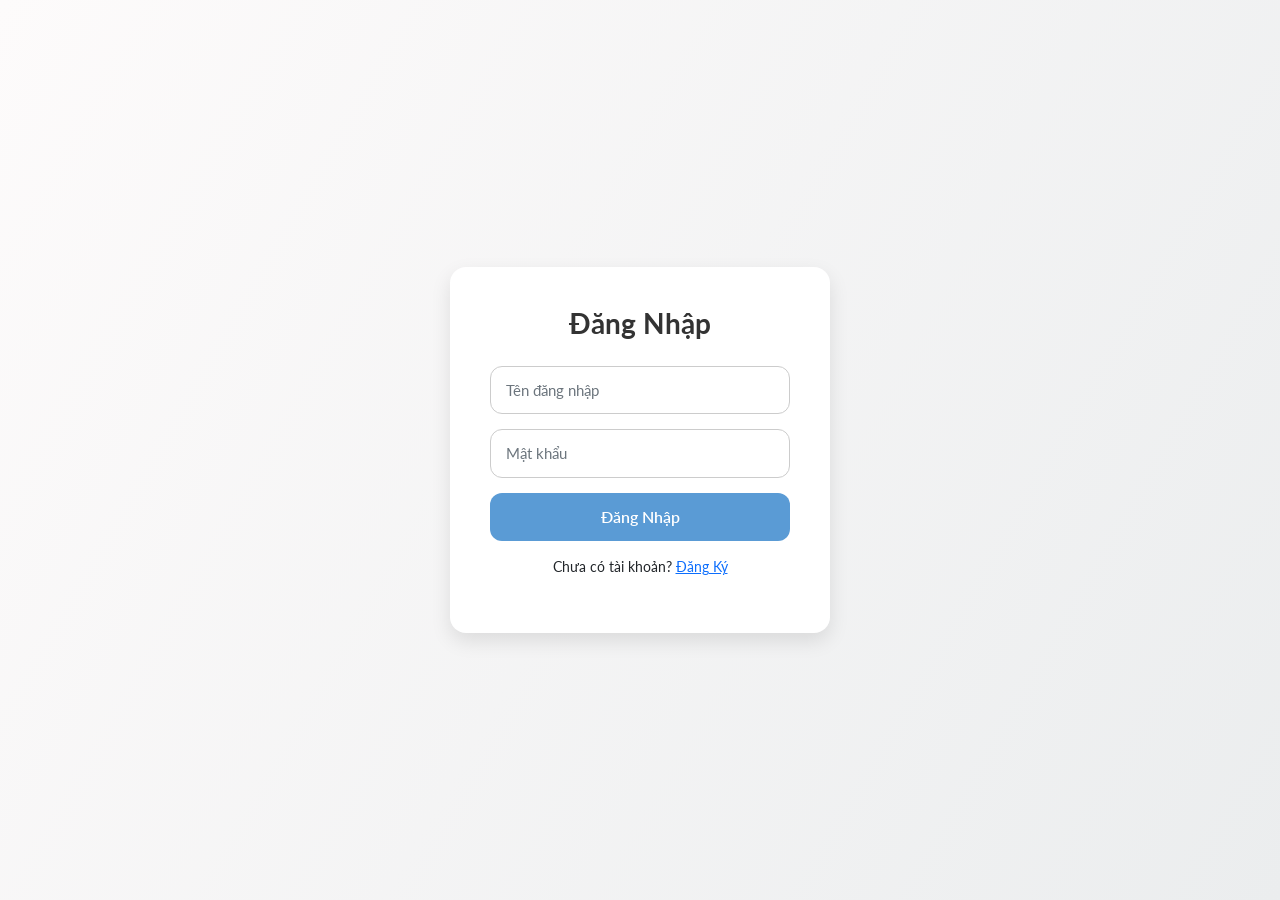
<file: login.html>
<!DOCTYPE html>
<html lang="en">
<head>
  <meta charset="UTF-8">
  <meta name="viewport" content="width=device-width, initial-scale=1.0">
  <title>Login | MiniStore</title>
  <link rel="stylesheet" href="css/bootstrap.min.css">
  <link href="https://fonts.googleapis.com/css2?family=Lato:wght@300;400;700&display=swap" rel="stylesheet">
  <style>
    body {
      font-family: 'Lato', sans-serif;
      background: linear-gradient(120deg, #fdfbfb 0%, #ebedee 100%);
      height: 100vh;
      display: flex;
      align-items: center;
      justify-content: center;
    }

    .login-container {
      width: 380px;
      padding: 40px;
      background-color: #fff;
      border-radius: 16px;
      box-shadow: 0 8px 20px rgba(0,0,0,0.1);
      transition: transform 0.2s ease;
    }

    .login-container:hover {
      transform: translateY(-3px);
    }

    .login-container h3 {
      text-align: center;
      font-weight: 700;
      color: #333;
      margin-bottom: 25px;
    }

    .form-control {
      border-radius: 12px;
      padding: 12px 15px;
      font-size: 0.95rem;
      margin-bottom: 15px;
      border: 1px solid #ccc;
      transition: border-color 0.2s ease;
    }

    .form-control:focus {
      border-color: #5a9bd5;
      box-shadow: 0 0 5px rgba(90,155,213,0.3);
    }

    .btn-primary {
      width: 100%;
      border-radius: 12px;
      background-color: #5a9bd5;
      border: none;
      padding: 12px;
      font-size: 1rem;
      font-weight: 600;
      transition: background-color 0.2s ease;
    }

    .btn-primary:hover {
      background-color: #3b82c4;
    }

    .text-link {
      text-align: center;
      margin-top: 15px;
      font-size: 0.9rem;
    }

    #msg {
      margin-top: 15px;
      font-size: 0.95rem;
    }
  </style>
</head>
<body>

<div class="login-container">
  <h3>Đăng Nhập</h3>
  <form id="loginForm">
    <input type="text" class="form-control" id="username" placeholder="Tên đăng nhập" required>
    <input type="password" class="form-control" id="password" placeholder="Mật khẩu" required>
    <button type="submit" class="btn btn-primary">Đăng Nhập</button>
    <div class="text-link">
      Chưa có tài khoản? <a href="register.html">Đăng Ký</a>
    </div>
  </form>
  <div id="msg" class="text-center"></div>
</div>

<script src="https://code.jquery.com/jquery-3.6.4.min.js"></script>
<script>
  $("#loginForm").submit(function(e){
    e.preventDefault();

    const username = $("#username").val();
    const password = $("#password").val();

    $.ajax({
      url: "http://localhost:8080/api/auth/login", // Đúng endpoint BE
      method: "POST",
      contentType: "application/json",
      data: JSON.stringify({ username, password }),

      success: function(res){
        // Lưu token và thông tin user vào localStorage
        localStorage.setItem("token", res.token);
        localStorage.setItem("username", res.username);
        localStorage.setItem("role", res.role);

        $("#msg").html('<span class="text-success">Đăng nhập thành công! Đang chuyển hướng...</span>');

        // Điều hướng theo role
        if (res.role === "ROLE_ADMIN") {
          window.location.href = "manager.html";
        } else {
          window.location.href = "index/product-list.html";
        }
      },

      error: function(xhr){
        $("#msg").html('<span class="text-danger">Sai tên đăng nhập hoặc mật khẩu.</span>');
      }
    });
  });
</script>

</body>
</html>
</file>
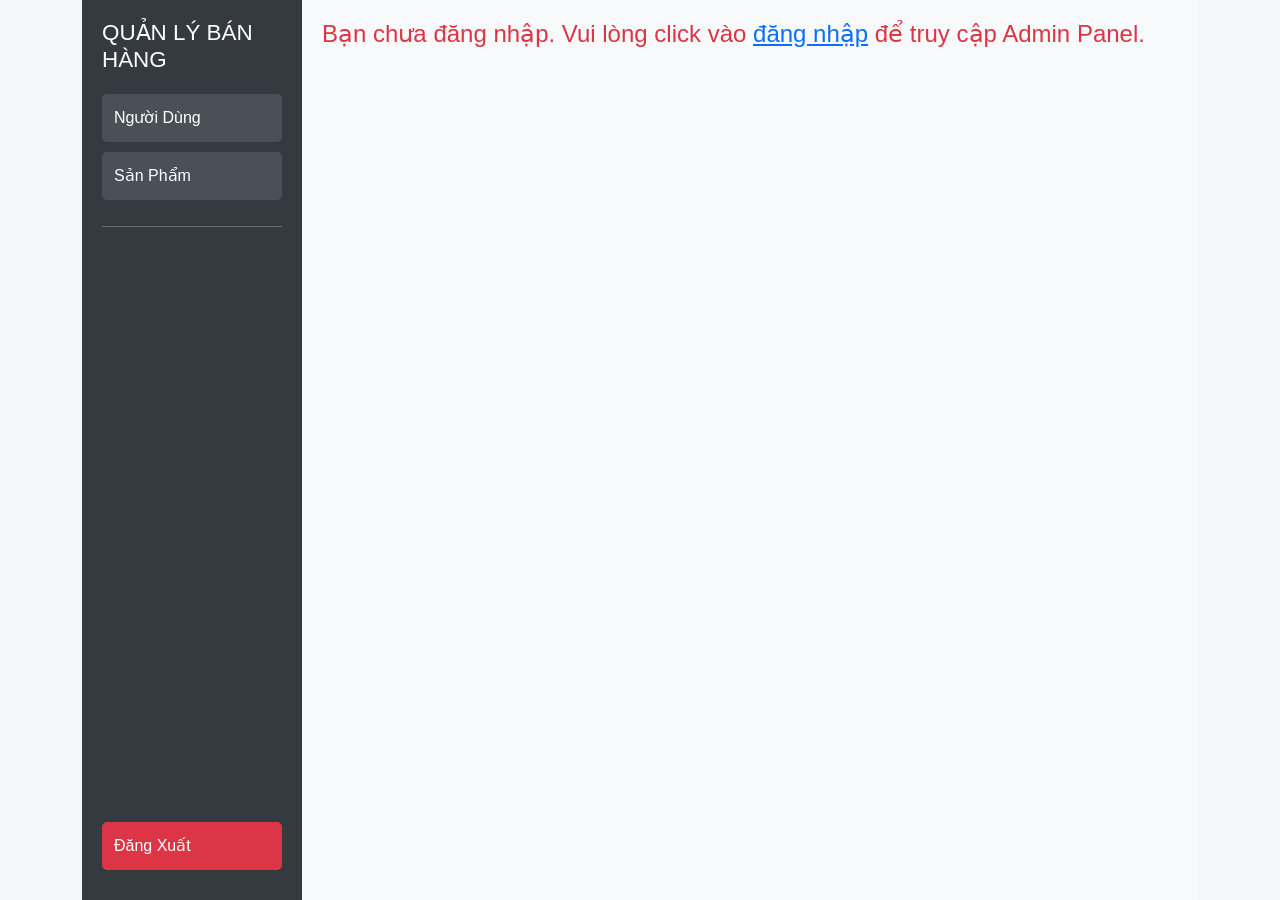
<file: manager.html>
<!DOCTYPE html>
<html lang="en">
<head>
    <meta charset="UTF-8">
    <meta name="viewport" content="width=device-width, initial-scale=1.0">
    <title>Admin Panel | MiniStore</title>
    <link rel="stylesheet" href="css/bootstrap.min.css">
    <style>
        body { font-family: 'Lato', sans-serif; background-color: #f4f7f9; margin:0; }
        .container { display: flex; height: 100vh; }
        .sidebar { width: 220px; background: #343a40; color: #fff; padding: 20px; flex-shrink: 0; display: flex; flex-direction: column; }
        .sidebar h4 { color: #fff; font-size: 1.4rem; margin-bottom: 20px; }
        .sidebar button { display: block; width: 100%; margin-bottom: 10px; background: #495057; color: #fff; border: none; padding: 12px; border-radius: 5px; text-align: left; }
        .sidebar button:hover { background: #6c757d; cursor: pointer; }
        #btnLogout { background: #dc3545 !important; margin-top: auto; }
        .content { flex: 1; padding: 20px; overflow-y: auto; background: #f8f9fa; }
        table { width: 100%; background: #fff; border-radius: 5px; overflow: hidden; }
        th, td { padding: 12px; text-align: left; border-bottom: 1px solid #ddd; }
        th { background-color: #007bff !important; color: white; }
        .btn-sm { font-size: 0.8rem; padding: 5px 10px; margin-right: 5px; }
        .form-inline input, .form-inline button { margin-right: 5px; margin-bottom: 5px; }
        .form-inline input { padding: 5px 8px; border-radius: 5px; border: 1px solid #ccc; }
        .form-inline button { padding: 5px 12px; }
    </style>
</head>
<body>
<div class="container">
    <!-- Sidebar -->
    <div class="sidebar">
        <h4>QUẢN LÝ BÁN HÀNG</h4>
        <button id="btnUsers">Người Dùng</button>
        <button id="btnProducts">Sản Phẩm</button>
        <hr style="border-color: #6c757d;">
        <button id="btnLogout">Đăng Xuất</button>
    </div>

    <!-- Content -->
    <div class="content">
        <div id="contentArea"></div>
    </div>
</div>

<script src="https://code.jquery.com/jquery-3.6.4.min.js"></script>
<script src="js/bootstrap.bundle.min.js"></script>
<script>
    $(document).ready(function(){

        const contentArea = $("#contentArea");
        const API_BASE = "http://localhost:8080/api";
        const token = localStorage.getItem("token");
        const currentUserRole = localStorage.getItem("role");
        const username = localStorage.getItem("username");
        const editUserModal = new bootstrap.Modal(document.getElementById('editUserModal'), {})
        let editUserId;

        if(!token){
            contentArea.html('<h4 class="text-danger">Bạn chưa đăng nhập. Vui lòng click vào <a href="login.html" class="text-primary text-decoration-underline">đăng nhập</a> để truy cập Admin Panel.</h4>');
            return;
        }

        function getAuthHeader() {
            return { "Authorization": `Bearer ${token}` };
        }

        // --------------- Logout ----------------
        $("#btnLogout").click(function() {
            if(confirm("Bạn có chắc muốn đăng xuất?")) {
                localStorage.removeItem("token");
                localStorage.removeItem("role");
                window.location.href = "login.html";
            }
        });

        function getRoleName(role) {
            switch (role) {
                case 'ROLE_ADMIN':
                    return '<span class="badge bg-primary">Quản trị</span>';
                case 'ROLE_USER':
                    return '<span class="badge bg-secondary">Khách hàng</span>';
                default:
                    return '<span class="badge bg-light text-dark">Unknown</span>'
            }
        }

        // --------------- Users ----------------
        let userPage = 0;
        let userSize = 5;

        function loadUsers(search="") {
            $("#btnProducts").click(() => {
                window.location.href = "product_manager.html";
            });
            $.ajax({
                url: `${API_BASE}/users/search?keyword=${search}&page=${userPage}&size=${userSize}`,
                type: "GET",
                headers: getAuthHeader(),
                success: function(data) {
                    const users = data.content || data; // nếu API trả paged data hoặc list
                    let html = `<h4>Users</h4>
                <div class="form-inline mb-2">
                    <input type="text" id="searchUser" placeholder="Tìm kiếm username">
                    <button id="btnSearchUser" class="btn btn-primary btn-sm">Search</button>
                </div>
                <table class="table">
                <thead>
                    <tr><th>ID</th><th>Tên người dùng</th><th>Email</th><th>SĐT</th><th>Địa Chỉ</th><th>Vai trò</th><th>Chỉnh sửa</th></tr>
                </thead><tbody>`;

                    users.forEach(u => {
                        html += `<tr>
                        <td>${u.id}</td>
                        <td>${u.username}</td>
                        <td>${u.email}</td>
                        <td>${u.phoneNumber}</td>
                        <td>${u.address}</td>
                        <td>
                            ${getRoleName(u.role)}
                        </td>
                        <td>`;
                        if(u.username==="admin"){
                            html += `<button class="btn btn-warning btn-sm" onclick="editUser(${u.id})">Edit</button>`;
                        } else if(currentUserRole==="ROLE_ADMIN"){
                            html += `<button class="btn btn-warning btn-sm" onclick="editUser(${u.id})">Edit</button>
                                 <button class="btn btn-danger btn-sm" onclick="deleteUser(${u.id})">Delete</button>`;
                        }
                        html += `</td></tr>`;
                    });

                    html += `</tbody></table>
                <div class="mb-3">
                    <button id="prevUser" class="btn btn-secondary btn-sm">Prev</button>
                    <button id="nextUser" class="btn btn-secondary btn-sm">Next</button>
                </div>`;

                    contentArea.html(html);

                    // Event search
                    $("#btnSearchUser").click(function(){
                        const s = $("#searchUser").val().trim();
                        userPage = 0;
                        loadUsers(s);
                    });

                    $("#prevUser").click(function(){
                        if(userPage>0){ userPage--; loadUsers($("#searchUser").val().trim()); }
                    });
                    $("#nextUser").click(function(){
                        if(data.totalPages && userPage < data.totalPages-1){ userPage++; loadUsers($("#searchUser").val().trim()); }
                    });
                },
                error: function(xhr){ alert("Error loading users: "+xhr.responseText); }
            });
        }

        window.deleteUser = function(id){
            if(confirm("Bạn có chắc muốn xóa user này?")) {
                $.ajax({
                    url:`${API_BASE}/users/${id}`,
                    type:"DELETE",
                    headers:getAuthHeader(),
                    success:function(){ alert("Xóa thành công"); loadUsers(); },
                    error:function(xhr){ alert(xhr.responseText); }
                });
            }
        };

        window.editUser = function(id){
            $.ajax({
                url:`${API_BASE}/users/${id}`,
                type:"GET",
                headers:getAuthHeader(),
                success:function(resp){
                    console.log('editUser', resp)
                    $('#userId').val(resp.id);
                    $('#username').val(resp.username);
                    $('#email').val(resp.email);
                    $('#phoneNumber').val(resp.phoneNumber);
                    $('#address').val(resp.address);
                    editUserModal.show();
                },
                error:function(xhr){ alert(xhr.responseText); }
            });
            // const username = prompt("Username mới:");
            // if(!username) return;

        };

        window.handleSave = function () {
            const user = {
                id: $('#userId').val(),
                username: $('#username').val(),
                password: $('#password').val(),
                email: $('#email').val(),
                phoneNumber: $('#phoneNumber').val(),
                address: $('#address').val(),
            }

            $.ajax({
                url:`${API_BASE}/users/${user.id}`,
                type:"PUT",
                headers:getAuthHeader(),
                contentType:"application/json",
                data: JSON.stringify(user),
                success:function(){
                    alert("Cập nhật thành công");
                    editUserModal.hide();
                    loadUsers();
                },
                error:function(xhr){ alert(xhr.responseText); }
            });
        }

        // --------------- Products ----------------
        let productPage = 0;
        let productSize = 5;

        function loadProducts(search="") {
            contentArea.html("<h4>Loading products...</h4>");
            $.ajax({
                url: `${API_BASE}/products?page=${productPage}&size=${productSize}&search=${search}`,
                type: "GET",
                headers: getAuthHeader(),
                success: function(data){
                    const products = data.content || data;
                    let html = `<h4>Products</h4>
                <div class="form-inline mb-2">
                    <input type="text" id="searchProduct" placeholder="Tìm kiếm sản phẩm">
                    <button id="btnSearchProduct" class="btn btn-primary btn-sm">Search</button>
                </div>
                <table class="table">
                <thead><tr><th>ID</th><th>Name</th><th>Price</th><th>Description</th><th>Actions</th></tr></thead>
                <tbody>`;
                    products.forEach(p=>{
                        html += `<tr>
                        <td>${p.id}</td>
                        <td>${p.name}</td>
                        <td>${p.price}</td>
                        <td>${p.description}</td>
                        <td>`;
                        if(currentUserRole==="ROLE_ADMIN"){
                            html += `<button class="btn btn-warning btn-sm" onclick="editProduct(${p.id}, '${p.name}', ${p.price})">Edit</button>
                                 <button class="btn btn-danger btn-sm" onclick="deleteProduct(${p.id})">Delete</button>`;
                        }
                        html += `</td></tr>`;
                    });
                    html += `</tbody></table>
                <div class="mb-3">
                    <button id="prevProd" class="btn btn-secondary btn-sm">Prev</button>
                    <button id="nextProd" class="btn btn-secondary btn-sm">Next</button>
                </div>`;

                    contentArea.html(html);

                    $("#btnSearchProduct").click(function(){
                        const s = $("#searchProduct").val().trim();
                        productPage = 0;
                        loadProducts(s);
                    });
                    $("#prevProd").click(()=>{ if(productPage>0){ productPage--; loadProducts($("#searchProduct").val().trim()); }});
                    $("#nextProd").click(()=>{ if(data.totalPages && productPage < data.totalPages-1){ productPage++; loadProducts($("#searchProduct").val().trim()); }});
                },
                error:function(xhr){ alert(xhr.responseText); }
            });
        }

        window.deleteProduct = function(id){
            if(confirm("Bạn có chắc muốn xóa product này?")) {
                $.ajax({ url:`${API_BASE}/products/${id}`, type:"DELETE", headers:getAuthHeader(),
                    success:function(){ alert("Xóa thành công"); loadProducts(); },
                    error:function(xhr){ alert(xhr.responseText); }
                });
            }
        };

        window.editProduct = function(id,name,price){
            const newName = prompt("Tên mới:", name);
            const newPrice = parseFloat(prompt("Giá mới:", price));
            if(newName && !isNaN(newPrice)){
                $.ajax({ url:`${API_BASE}/products/${id}`, type:"PUT", headers:getAuthHeader(),
                    contentType:"application/json", data:JSON.stringify({name:newName,price:newPrice}),
                    success:function(){ alert("Cập nhật thành công"); loadProducts(); },
                    error:function(xhr){ alert(xhr.responseText); }
                });
            }
        };

        // -------------------- Event binding --------------------
        $("#btnUsers").click(()=>{ loadUsers(); });
        $("#btnProducts").click(()=>{ loadProducts(); });

        // Load default view
        loadUsers();
    });
</script>
<!-- Modal -->
<div class="modal fade" id="editUserModal" data-bs-backdrop="static" data-bs-keyboard="false" tabindex="-1" aria-labelledby="editUserModalLabel" aria-hidden="true">
    <div class="modal-dialog">
        <div class="modal-content">
            <!-- ✅ ĐỔI ID form thành editUserForm -->
            <form id="editUserForm">
                <input type="hidden" name="id" id="userId">
                <div class="modal-header">
                    <h5 class="modal-title" id="editUserModalLabel">Sửa người dùng</h5>
                    <button type="button" class="btn-close" data-bs-dismiss="modal" aria-label="Close"></button>
                </div>
                <div class="modal-body">
                    <div class="mb-3">
                        <label>Tên người dùng</label>
                        <input type="text" id="username" class="form-control" readonly>
                    </div>
                    <div class="mb-3">
                        <label>Email</label>
                        <input type="email" id="email" class="form-control" required>
                    </div>
                    <div class="mb-3">
                        <label>Mật khẩu</label>
                        <input type="password" id="password" class="form-control" required>
                    </div>
                    <div class="mb-3">
                        <label>Số điện thoại</label>
                        <input type="text" id="phoneNumber" class="form-control" required>
                    </div>
                    <div class="mb-3">
                        <label>Địa chỉ</label>
                        <input type="text" id="address" class="form-control" required>
                    </div>
                    <!-- Thêm chỗ hiển thị thông báo -->
                    <div id="editErrorMsg" class="text-danger"></div>
                    <div id="editSuccessMsg" class="text-success"></div>
                </div>
                <div class="modal-footer">
                    <button type="button" class="btn btn-secondary" data-bs-dismiss="modal">Close</button>
                    <button type="submit" class="btn btn-primary">Lưu</button> <!-- ✅ dùng type="submit" để JS bắt sự kiện -->
                </div>
            </form>
        </div>
    </div>
</div>
<script src="js/user-validation.js"></script>
<script>
    $(document).ready(() => {
        handleEditUserForm();
    });
</script>
</body>
</html>
</file>
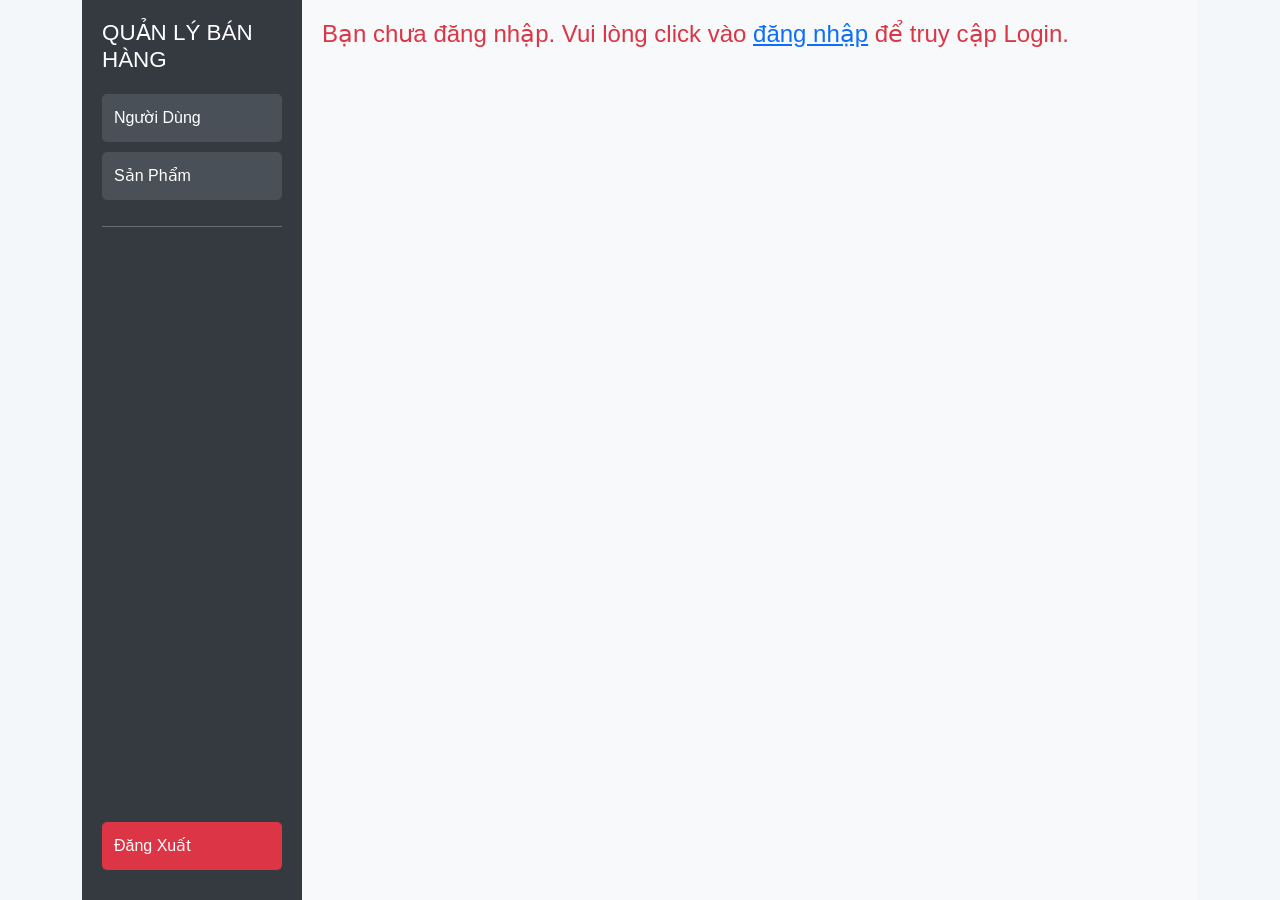
<file: product_manager.html>
<!DOCTYPE html>
<html lang="vi">
<head>
    <meta charset="UTF-8">
    <meta name="viewport" content="width=device-width, initial-scale=1.0">
    <title>Quản Lý Sản Phẩm | MiniStore</title>
    <link rel="stylesheet" href="css/bootstrap.min.css">
    <style>
        body { font-family: 'Lato', sans-serif; background-color: #f4f7f9; margin:0; }
        .container { display: flex; height: 100vh; }
        .sidebar { width: 220px; background: #343a40; color: #fff; padding: 20px; flex-shrink: 0; display: flex; flex-direction: column; }
        .sidebar h4 { color: #fff; font-size: 1.4rem; margin-bottom: 20px; }
        .sidebar button { display: block; width: 100%; margin-bottom: 10px; background: #495057; color: #fff; border: none; padding: 12px; border-radius: 5px; text-align: left; }
        .sidebar button:hover { background: #6c757d; cursor: pointer; }
        #btnLogout { background: #dc3545 !important; margin-top: auto; }
        .content { flex: 1; padding: 20px; overflow-y: auto; background: #f8f9fa; }
        th, td { padding: 12px; text-align: left; border-bottom: 1px solid #ddd; }
        th { background-color: #007bff !important; color: white; }
        .btn-sm { font-size: 0.8rem; padding: 5px 10px; margin-right: 5px; }
        .form-inline input, .form-inline button { margin-right: 5px; margin-bottom: 5px; }
        .form-inline input { padding: 5px 8px; border-radius: 5px; border: 1px solid #ccc; }
        .form-inline button { padding: 5px 12px; }
        .top-bar { display: flex; justify-content: space-between; align-items: center; margin-bottom: 10px; }
    </style>
</head>
<body>
<div class="container">
    <!-- Sidebar -->
    <div class="sidebar">
        <h4>QUẢN LÝ BÁN HÀNG</h4>
        <button id="btnUsers">Người Dùng</button>
        <button id="btnProducts">Sản Phẩm</button>
        <hr style="border-color: #6c757d;">
        <button id="btnLogout">Đăng Xuất</button>
    </div>

    <!-- Content -->
    <div class="content">
        <div id="contentArea"></div>
    </div>
</div>

<!-- Bootstrap + jQuery -->
<script src="https://code.jquery.com/jquery-3.6.4.min.js"></script>
<script src="js/bootstrap.bundle.min.js"></script>

<script>
    $(document).ready(function(){
        const API_BASE = "http://localhost:8080/api";
        const token = localStorage.getItem("token");
        const currentUserRole = localStorage.getItem("role");
        const contentArea = $("#contentArea");

        if(!token){
            contentArea.html('<h4 class="text-danger">Bạn chưa đăng nhập. Vui lòng click vào <a href="login.html" class="text-primary text-decoration-underline">đăng nhập</a> để truy cập Login.</h4>');
            return;
        }

        function getAuthHeader() { return { "Authorization": `Bearer ${token}` }; }

        // Logout
        $("#btnLogout").click(function() {
            if(confirm("Bạn có chắc muốn đăng xuất?")) {
                localStorage.clear();
                window.location.href = "login.html";
            }
        });

        // Navigation
        // $("#btnUsers").click(()=> window.location.href = "manager.html.html");
        $("#btnUsers").click(() => {
            window.location.href = "manager.html";//về trang manager
        });
        // Pagination
        let productPage = 0;
        let productSize = 5;

        function loadProducts(search="") {
            contentArea.html("<h4>Loading products...</h4>");
            $.ajax({
                url: `${API_BASE}/products?page=${productPage}&size=${productSize}&search=${search}`,
                type: "GET",
                headers: getAuthHeader(),
                success: function(data){
                    const products = Array.isArray(data) ? data : [];
                    let html = `
                <div class="top-bar">
                    <h4>Danh sách sản phẩm</h4>
                    <button class="btn btn-success btn-sm" id="btnAddProduct">+ Thêm sản phẩm</button>
                </div>
                <div class="form-inline mb-2">
                    <input type="text" id="searchProduct" placeholder="Tìm kiếm sản phẩm">
                    <button id="btnSearchProduct" class="btn btn-primary btn-sm">Tìm</button>
                </div>

                <table class="table">
                    <thead>
                        <tr><th>ID</th><th>Tên</th><th>Giá</th><th>Kho</th><th>Danh mục</th><th>Ảnh</th><th>Hành động</th></tr>
                    </thead>
                    <tbody>`;
                    products.forEach(p=>{
                        html += `<tr>
                        <td>${p.id}</td>
                        <td>${p.name}</td>
                        <td>${p.price.toLocaleString()}₫</td>
                        <td>${p.stock}</td>
                        <td>${p.category ? p.category.name : '-'}</td>
                        <td><img src="${p.imageUrl || 'img/no-image.png'}" width="60"></td>
                        <td>`;
                        if(currentUserRole==="ROLE_ADMIN"){
                            html += `<button class="btn btn-warning btn-sm" onclick="editProduct(${p.id})">Sửa</button>
                                 <button class="btn btn-danger btn-sm" onclick="deleteProduct(${p.id})">Xóa</button>`;
                        }
                        html += `</td></tr>`;
                    });
                    html += `</tbody></table>
                <div class="mb-3">
                    <button id="prevProd" class="btn btn-secondary btn-sm">Prev</button>
                    <button id="nextProd" class="btn btn-secondary btn-sm">Next</button>
                </div>`;
                    contentArea.html(html);

                    // Events
                    $("#btnSearchProduct").click(()=> { productPage=0; loadProducts($("#searchProduct").val().trim()); });
                    $("#prevProd").click(()=>{ if(productPage>0){ productPage--; loadProducts($("#searchProduct").val().trim()); }});
                    $("#nextProd").click(()=>{ if(data.totalPages && productPage < data.totalPages-1){ productPage++; loadProducts($("#searchProduct").val().trim()); }});

                    $("#btnAddProduct").click(() => {
                        window.location.href = "index/product-add.html";
                    });
                },
                error: function(xhr){ alert("Lỗi tải sản phẩm: "+xhr.responseText); }
            });
        }

        // Delete product
        window.deleteProduct = function(id){
            if(confirm("Bạn có chắc muốn xóa sản phẩm này?")) {
                $.ajax({
                    url:`${API_BASE}/products/${id}`,
                    type:"DELETE",
                    headers:getAuthHeader(),
                    success:function(){ alert("Đã xóa!"); loadProducts(); },
                    error:function(xhr){ alert(xhr.responseText); }
                });
            }
        };

        // Edit product
        window.editProduct = function(id){
            $.ajax({
                url:`${API_BASE}/products/${id}`,
                type:"GET",
                headers:getAuthHeader(),
                success:function(p){
                    $("#editProductId").val(p.id);
                    $("#editProductName").val(p.name);
                    $("#editProductPrice").val(p.price);
                    $("#editProductStock").val(p.stock);
                    $("#editProductImage").val(p.imageUrl);
                    $("#editProductModal").modal("show");
                },
                error:function(xhr){ alert(xhr.responseText); }
            });
        };

        // Add / Update product
        $("#saveProductBtn").click(function(){
            const newProd = {
                name: $("#addProductName").val(),
                price: $("#addProductPrice").val(),
                stock: $("#addProductStock").val(),
                imageUrl: $("#addProductImage").val()
            };
            $.ajax({
                url:`${API_BASE}/products`,
                type:"POST",
                headers:getAuthHeader(),
                contentType:"application/json",
                data: JSON.stringify(newProd),
                success:function(){ alert("Thêm thành công!"); $("#addProductModal").modal("hide"); loadProducts(); },
                error:function(xhr){ alert(xhr.responseText); }
            });
        });

        $("#updateProductBtn").click(function(){
            const prod = {
                id: $("#editProductId").val(),
                name: $("#editProductName").val(),
                price: $("#editProductPrice").val(),
                stock: $("#editProductStock").val(),
                imageUrl: $("#editProductImage").val()
            };
            $.ajax({
                url:`${API_BASE}/products/${prod.id}`,
                type:"PUT",
                headers:getAuthHeader(),
                contentType:"application/json",
                data: JSON.stringify(prod),
                success:function(){ alert("Cập nhật thành công!"); $("#editProductModal").modal("hide"); loadProducts(); },
                error:function(xhr){ alert(xhr.responseText); }
            });
        });

        loadProducts();
    });
</script>

<!-- Modal Thêm sản phẩm -->
<div class="modal fade" id="addProductModal" tabindex="-1">
    <div class="modal-dialog">
        <div class="modal-content">
            <div class="modal-header"><h5 class="modal-title">Thêm sản phẩm</h5><button class="btn-close" data-bs-dismiss="modal"></button></div>
            <div class="modal-body">
                <label>Tên sản phẩm</label><input id="addProductName" class="form-control mb-2" required>
                <label>Giá</label><input id="addProductPrice" type="number" class="form-control mb-2" required>
                <label>Số lượng</label><input id="addProductStock" type="number" class="form-control mb-2" required>
                <label>URL Ảnh</label><input id="addProductImage" class="form-control mb-2">
            </div>
            <div class="modal-footer">
                <button class="btn btn-secondary" data-bs-dismiss="modal">Đóng</button>
                <button id="saveProductBtn" class="btn btn-primary">Lưu</button>
            </div>
        </div>
    </div>
</div>

<!--&lt;!&ndash; Modal Thêm/Sửa sản phẩm &ndash;&gt;-->
<!--<div class="modal fade" id="editProductModal" tabindex="-1">-->
<!--    <div class="modal-dialog">-->
<!--        <div class="modal-content">-->
<!--            <form id="editProductForm">-->
<!--                <input type="hidden" id="productId">-->
<!--                <div class="modal-header">-->
<!--                    <h5 class="modal-title">Sửa/Thêm sản phẩm</h5>-->
<!--                    <button type="button" class="btn-close" data-bs-dismiss="modal"></button>-->
<!--                </div>-->
<!--                <div class="modal-body">-->
<!--                    <div class="mb-3">-->
<!--                        <label>Tên sản phẩm</label>-->
<!--                        <input type="text" id="productName" class="form-control" required>-->
<!--                    </div>-->
<!--                    <div class="mb-3">-->
<!--                        <label>Giá</label>-->
<!--                        <input type="number" id="productPrice" class="form-control" required>-->
<!--                    </div>-->
<!--                    <div class="mb-3">-->
<!--                        <label>Số lượng</label>-->
<!--                        <input type="number" id="productStock" class="form-control" required>-->
<!--                    </div>-->
<!--                    <div class="mb-3">-->
<!--                        <label>Mô tả</label>-->
<!--                        <input type="text" id="productDescription" class="form-control">-->
<!--                    </div>-->
<!--                    <div id="productErrorMsg" class="text-danger"></div>-->
<!--                    <div id="productSuccessMsg" class="text-success"></div>-->
<!--                </div>-->
<!--                <div class="modal-footer">-->
<!--                    <button type="button" class="btn btn-secondary" data-bs-dismiss="modal">Đóng</button>-->
<!--                    <button type="submit" class="btn btn-primary">Lưu</button>-->
<!--                </div>-->
<!--            </form>-->
<!--        </div>-->
<!--    </div>-->
<!--</div>-->
</body>
</html>
</file>
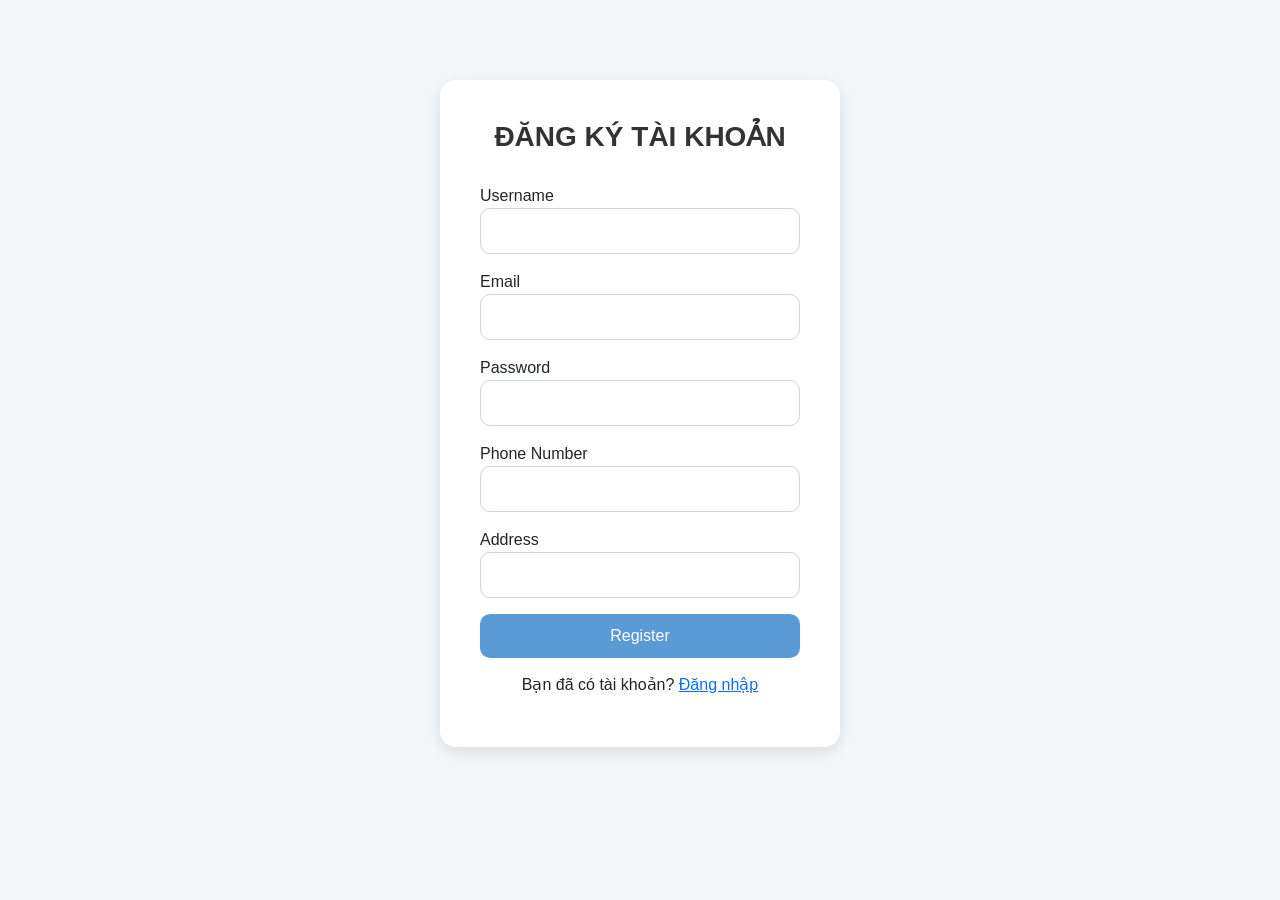
<file: register.html>
<!DOCTYPE html>
<html lang="en">
<head>
    <meta charset="UTF-8">
    <meta name="viewport" content="width=device-width, initial-scale=1.0">
    <title>Register | MiniStore</title>
    <link rel="stylesheet" href="css/bootstrap.min.css">
    <style>
        body { font-family: 'Lato', sans-serif; background-color: #f4f7f9; }
        .register-container {
            max-width: 400px;
            margin: 80px auto;
            padding: 40px;
            background: #fff;
            border-radius: 16px;
            box-shadow: 0 5px 15px rgba(0,0,0,0.1);
        }
        .register-container h3 {
            text-align: center;
            font-weight: 600;
            margin-bottom: 30px;
            color: #333;
        }
        .form-control {
            border-radius: 10px;
            padding: 10px 15px;
        }
        .btn-primary {
            width: 100%;
            border-radius: 10px;
            background-color: #5a9bd5;
            border: none;
            padding: 10px;
            font-weight: 500;
        }
        .btn-primary:hover { background-color: #3b82c4; }
        .text-link { text-align: center; margin-top: 15px; }
        #errorMsg { color: red; font-weight: 500; margin-top: 10px; }
        #successMsg { color: green; font-weight: 500; margin-top: 10px; }
    </style>
</head>
<body>
<div class="register-container">
    <h3>ĐĂNG KÝ TÀI KHOẢN</h3>
    <form id="registerForm">
        <div class="mb-3">
            <label>Username</label>
            <input type="text" id="username" class="form-control" required>
        </div>
        <div class="mb-3">
            <label>Email</label>
            <input type="email" id="email" class="form-control" required>
        </div>
        <div class="mb-3">
            <label>Password</label>
            <input type="password" id="password" class="form-control" required>
        </div>
        <div class="mb-3">
            <label>Phone Number</label>
            <input type="text" id="phoneNumber" class="form-control" required>
        </div>
        <div class="mb-3">
            <label>Address</label>
            <input type="text" id="address" class="form-control" required>
        </div>
        <button type="submit" class="btn btn-primary">Register</button>
    </form>
    <div class="text-link">Bạn đã có tài khoản? <a href="login.html">Đăng nhập</a></div>
    <div id="errorMsg" class="text-center"></div>
    <div id="successMsg" class="text-center"></div>
</div>

<script src="https://code.jquery.com/jquery-3.6.4.min.js"></script>
<script>
    $("#registerForm").submit(function(e) {
        e.preventDefault();
        $("#errorMsg").html("");
        $("#successMsg").html("");

        const username = $("#username").val().trim();
        const email = $("#email").val().trim();
        const password = $("#password").val();
        const phoneNumber = $("#phoneNumber").val().trim();
        const address = $("#address").val().trim();

        // Validation client-side
        const passwordRegex = /^(?=.*[A-Za-z])(?=.*\d)(?=.*[@$!%*#?&]).{6,12}$/;
        const phoneRegex = /^0\d{9}$/;
        const emailRegex = /^[^\s@]+@[^\s@]+\.[^\s@]+$/;

        if (username.length < 3) {
            $("#errorMsg").html("Username phải có ít nhất 3 ký tự");
            return;
        }
        if (!emailRegex.test(email)) {
            $("#errorMsg").html("Email không hợp lệ");
            return;
        }
        if (!passwordRegex.test(password)) {
            $("#errorMsg").html("Password phải 6-12 ký tự, có chữ, số và ký tự đặc biệt");
            return;
        }
        if (!phoneRegex.test(phoneNumber)) {
            $("#errorMsg").html("Số điện thoại phải đủ 10 số và bắt đầu bằng 0");
            return;
        }
        if (address.length === 0) {
            $("#errorMsg").html("Địa chỉ không được để trống");
            return;
        }

        // POST dữ liệu lên server
        $.ajax({
            url: "http://localhost:8080/api/register",
            method: "POST",
            contentType: "application/json",
            data: JSON.stringify({ username, email, password, phoneNumber, address, role: "ROLE_USER" }),
            success: function() {
                // Thông báo thành công
                if (confirm("Đăng ký thành công! Nhấn OK để sang trang đăng nhập")) {
                    window.location.href="login.html";
                }
            },
            error: function(xhr) {
                $("#errorMsg").html(xhr.responseText || "Đăng ký thất bại, vui lòng thử lại");
            }
        });
    });
</script>
</body>
</html>
</file>
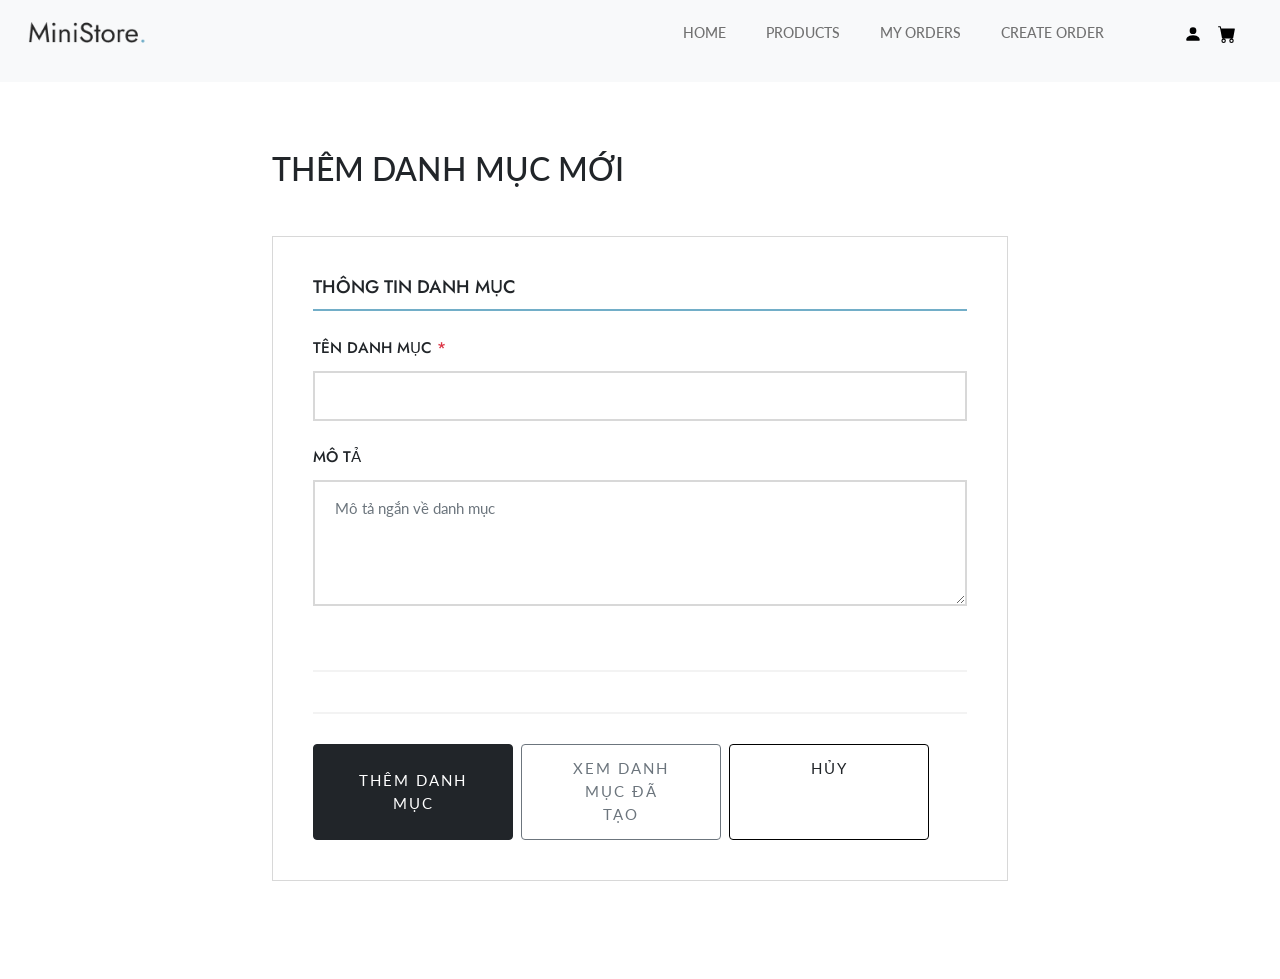
<file: index/category-add.html>
<!DOCTYPE html>
<html lang="vi">
<head>
    <meta charset="UTF-8">
    <meta http-equiv="X-UA-Compatible" content="IE=edge">
    <meta name="viewport" content="width=device-width, initial-scale=1.0">
    <title>Thêm danh mục - Tech Store</title>
    <link rel="stylesheet" href="../css/bootstrap.min.css">
    <link rel="preconnect" href="https://fonts.googleapis.com">
    <link rel="preconnect" href="https://fonts.gstatic.com" crossorigin>
    <link href="https://fonts.googleapis.com/css2?family=Jost:wght@300;400;500&family=Lato:wght@300;400;700&display=swap" rel="stylesheet">
    <link rel="stylesheet" href="../css/style.css">
    <!-- Tái sử dụng style form sẵn có -->
    <link rel="stylesheet" href="../css/product-add.css">
    <link rel="stylesheet" href="../css/logo.css">
</head>
<body>
<svg xmlns="http://www.w3.org/2000/svg" style="display: none;">
    <symbol xmlns="http://www.w3.org/2000/svg" id="user" viewBox="0 0 16 16">
        <path d="M3 14s-1 0-1-1 1-4 6-4 6 3 6 4-1 1-1 1H3Zm5-6a3 3 0 1 0 0-6 3 3 0 0 0 0 6Z" />
    </symbol>
    <symbol xmlns="http://www.w3.org/2000/svg" id="cart" viewBox="0 0 16 16">
        <path d="M0 1.5A.5.5 0 0 1 .5 1H2a.5.5 0 0 1 .485.379L2.89 3H14.5a.5.5 0 0 1 .491.592l-1.5 8A.5.5 0 0 1 13 12H4a.5.5 0 0 1-.491-.408L2.01 3.607 1.61 2H.5a.5.5 0 0 1-.5-.5zM5 12a2 2 0 1 0 0 4 2 2 0 0 0 0-4zm7 0a2 2 0 1 0 0 4 2 2 0 0 0 0-4zm-7 1a1 1 0 1 1 0 2 1 1 0 0 1 0-2zm7 0a1 1 0 1 1 0 2 1 1 0 0 1 0-2z" />
    </symbol>
    <symbol xmlns="http://www.w3.org/2000/svg" id="navbar-icon" viewBox="0 0 16 16">
        <path d="M14 10.5a.5.5 0 0 0-.5-.5h-3a.5.5 0 0 0 0 1h3a.5.5 0 0 0 .5-.5zm0-3a.5.5 0 0 0-.5-.5h-7a.5.5 0 0 0 0 1h7a.5.5 0 0 0 .5-.5zm0-3a.5.5 0 0 0-.5-.5h-11a.5.5 0 0 0 0 1h11a.5.5 0 0 0 .5-.5z" />
    </symbol>
</svg>

<header id="header" class="site-header header-scrolled position-fixed text-black bg-light">
    <nav id="header-nav" class="navbar navbar-expand-lg px-3 mb-3">
        <div class="container-fluid">
            <a class="navbar-brand" href="index.html">
                <img src="../images/main-logo.png" class="logo" alt="Tech Store">
            </a>
            <button class="navbar-toggler d-flex d-lg-none order-3 p-2" type="button" data-bs-toggle="offcanvas" data-bs-target="#bdNavbar">
                <svg class="navbar-icon"><use xlink:href="#navbar-icon"></use></svg>
            </button>
            <div class="offcanvas offcanvas-end" tabindex="-1" id="bdNavbar">
                <div class="offcanvas-header px-4 pb-0">
                    <a class="navbar-brand" href="index.html">
                        <img src="../images/main-logo.png" class="logo" alt="Tech Store">
                    </a>
                    <button type="button" class="btn-close btn-close-black" data-bs-dismiss="offcanvas"></button>
                </div>
                <div class="offcanvas-body">
                    <ul id="navbar" class="navbar-nav text-uppercase justify-content-end align-items-center flex-grow-1 pe-3">
                        <li class="nav-item">
                            <a class="nav-link me-4" href="index.html">Home</a>
                        </li>
                        <li class="nav-item">
                            <a class="nav-link me-4" href="product-list.html">Products</a>
                        </li>
                        <li class="nav-item">
                            <a class="nav-link me-4" href="order-list.html">My Orders</a>
                        </li>
                        <li class="nav-item">
                            <a class="nav-link me-4" href="create-order.html">Create Order</a>
                        </li>
                        <li class="nav-item">
                            <div class="user-items ps-5">
                                <ul class="d-flex justify-content-end list-unstyled">
                                    <li class="pe-3">
                                        <a href="login.html" id="userInfo">
                                            <svg class="user"><use xlink:href="#user"></use></svg>
                                        </a>
                                    </li>
                                    <li>
                                        <a href="create-order.html">
                                            <svg class="cart"><use xlink:href="#cart"></use></svg>
                                        </a>
                                    </li>
                                </ul>
                            </div>
                        </li>
                    </ul>
                </div>
            </div>
        </div>
    </nav>
</header>

<section class="padding-large" style="padding-top: 150px;">
    <div class="container">
        <div class="row justify-content-center">
            <div class="col-lg-8">
                <div class="display-header pb-3 mb-4">
                    <h2 class="display-7 text-dark text-uppercase">Thêm danh mục mới</h2>
                </div>

                <form id="categoryForm" class="product-form">
                    <div class="form-section">
                        <h5 class="section-title text-uppercase">Thông tin danh mục</h5>

                        <div class="mb-4">
                            <label for="categoryName" class="form-label">Tên danh mục <span class="text-danger">*</span></label>
                            <input type="text" class="form-control" id="categoryName" name="name" required>
                        </div>

                        <div class="mb-4">
                            <label for="categoryDescription" class="form-label">Mô tả</label>
                            <textarea class="form-control" id="categoryDescription" name="description" rows="4" placeholder="Mô tả ngắn về danh mục"></textarea>
                        </div>
                    </div>

                    <div class="form-actions d-flex gap-2 flex-wrap">
                        <button type="submit" class="btn btn-dark btn-medium text-uppercase" id="btnSubmit">
                            Thêm danh mục
                        </button>
                        <button
                                type="button"
                                class="btn btn-outline-secondary btn-medium text-uppercase"
                                id="btnViewCategories"
                                data-bs-toggle="modal"
                                data-bs-target="#categoryModal"
                        >
                            Xem danh mục đã tạo
                        </button>
                        <a href="product-list.html" class="btn btn-outline-dark btn-medium text-uppercase">
                            Hủy
                        </a>
                    </div>
                </form>
            </div>
        </div>
    </div>
</section>

<!-- Modal danh sách danh mục -->
<div class="modal fade" id="categoryModal" tabindex="-1" aria-labelledby="categoryModalLabel" aria-hidden="true" data-bs-backdrop="static">
    <div class="modal-dialog modal-lg modal-dialog-scrollable">
        <div class="modal-content">
            <div class="modal-header">
                <h5 class="modal-title text-uppercase" id="categoryModalLabel">Danh sách danh mục</h5>
                <button type="button" class="btn-close" data-bs-dismiss="modal" aria-label="Đóng"></button>
            </div>
            <div class="modal-body">
                <div id="categoryListLoading" class="text-center py-3" style="display:none;">Đang tải...</div>
                <div id="categoryListEmpty" class="text-center text-muted py-3" style="display:none;">Chưa có danh mục nào.</div>

                <div class="table-responsive">
                    <table class="table table-hover align-middle mb-0" id="categoryTable" style="display:none;">
                        <thead class="table-light">
                        <tr>
                            <th style="width: 20%;">ID</th>
                            <th style="width: 30%;">Tên danh mục</th>
                            <th style="width: 35%;">Mô tả</th>
                            <th style="width: 15%;" class="text-center">Thao tác</th>
                        </tr>
                        </thead>
                        <tbody id="categoryTableBody"></tbody>
                    </table>
                </div>
            </div>
            <div class="modal-footer">
                <button type="button" class="btn btn-dark" data-bs-dismiss="modal">Đóng</button>
            </div>
        </div>
    </div>
</div>

<!-- ... footer giữ nguyên ... -->

<!-- Script: jQuery, Bootstrap, API_BASE_URL và file JS xử lý -->
<script src="../js/jquery-1.11.0.min.js"></script>
<script src="../js/bootstrap.bundle.min.js"></script>

<!-- Khai báo BASE_URL nếu trang này chưa có biến đó -->
<script>
    window.API_BASE_URL = window.API_BASE_URL || 'http://localhost:8080/api';
</script>

<script src="../js/category-add.js"></script>
</body>
</html>
</file>
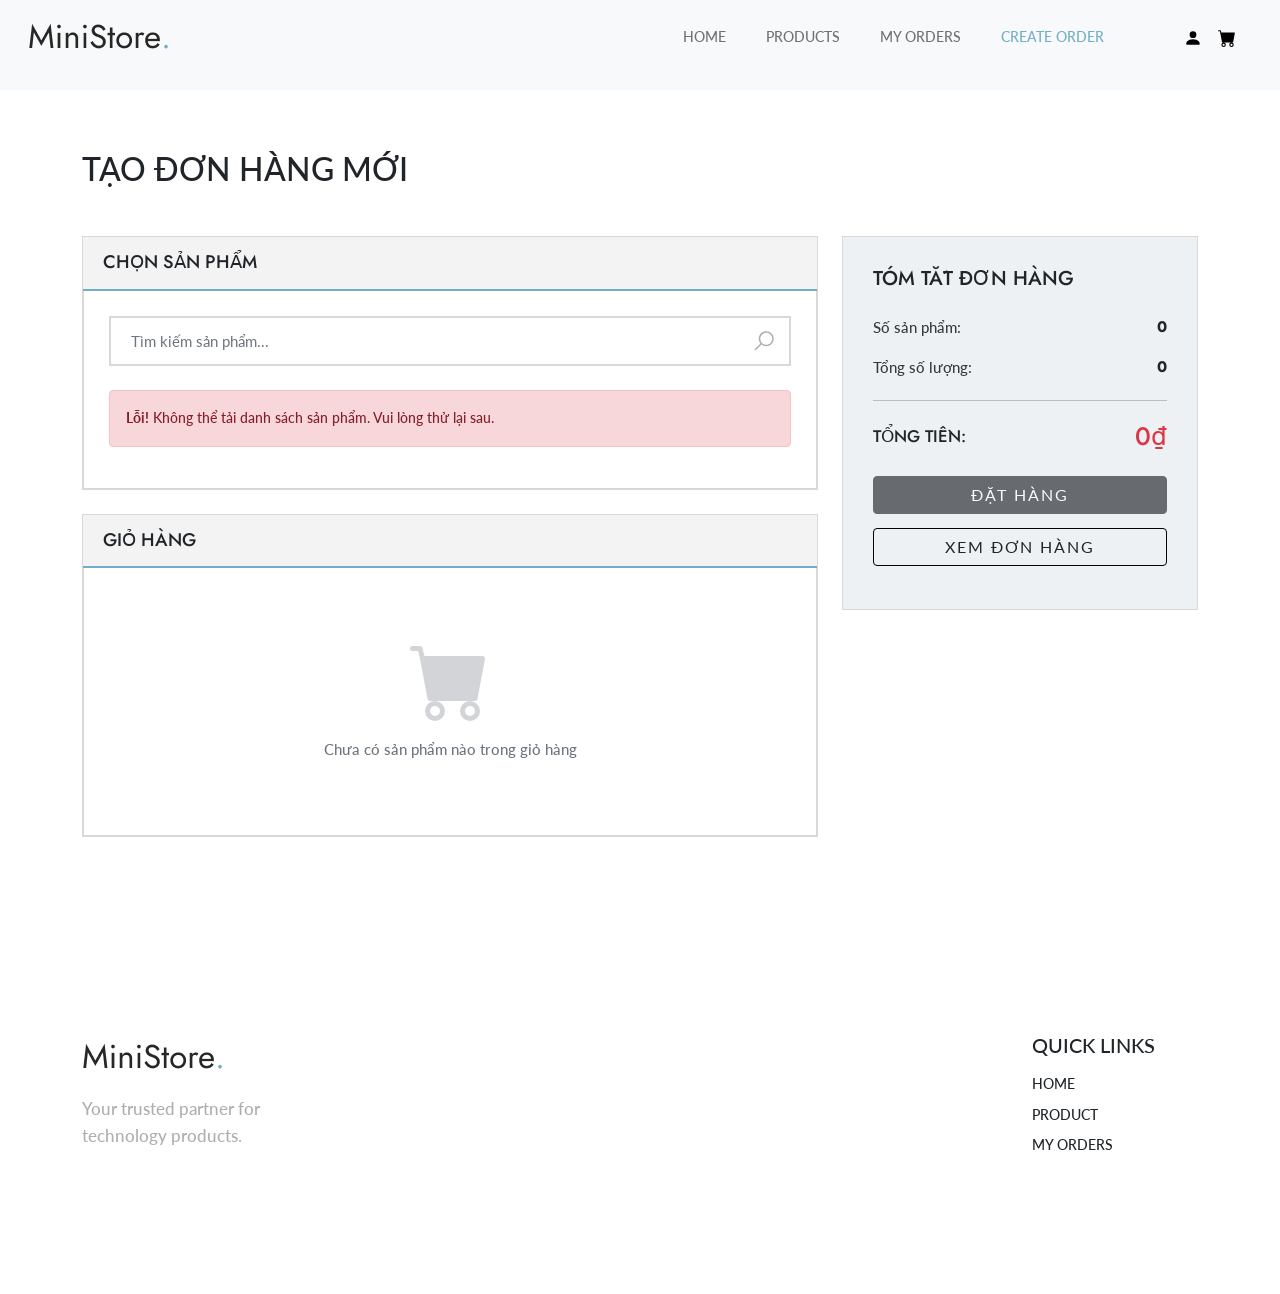
<file: index/create-order.html>
<!DOCTYPE html>
<html lang="vi">
<head>
    <meta charset="UTF-8">
    <meta http-equiv="X-UA-Compatible" content="IE=edge">
    <meta name="viewport" content="width=device-width, initial-scale=1.0">
    <title>Tạo đơn hàng - Tech Store</title>
    <link rel="stylesheet" href="../css/bootstrap.min.css">
    <link rel="preconnect" href="https://fonts.googleapis.com">
    <link rel="preconnect" href="https://fonts.gstatic.com" crossorigin>
    <link href="https://fonts.googleapis.com/css2?family=Jost:wght@300;400;500&family=Lato:wght@300;400;700&display=swap" rel="stylesheet">
    <link rel="stylesheet" href="../css/style.css">
    <link rel="stylesheet" href="../css/create-order.css">
    <script src="../js/jquery-1.11.0.min.js"></script>
    <script src="../js/bootstrap.bundle.min.js"></script>
    <link rel="stylesheet" href="../css/logo.css">

</head>
<body>
<svg xmlns="http://www.w3.org/2000/svg" style="display: none;">
    <symbol xmlns="http://www.w3.org/2000/svg" id="user" viewBox="0 0 16 16">
        <path d="M3 14s-1 0-1-1 1-4 6-4 6 3 6 4-1 1-1 1H3Zm5-6a3 3 0 1 0 0-6 3 3 0 0 0 0 6Z" />
    </symbol>
    <symbol xmlns="http://www.w3.org/2000/svg" id="cart" viewBox="0 0 16 16">
        <path d="M0 1.5A.5.5 0 0 1 .5 1H2a.5.5 0 0 1 .485.379L2.89 3H14.5a.5.5 0 0 1 .491.592l-1.5 8A.5.5 0 0 1 13 12H4a.5.5 0 0 1-.491-.408L2.01 3.607 1.61 2H.5a.5.5 0 0 1-.5-.5zM5 12a2 2 0 1 0 0 4 2 2 0 0 0 0-4zm7 0a2 2 0 1 0 0 4 2 2 0 0 0 0-4zm-7 1a1 1 0 1 1 0 2 1 1 0 0 1 0-2zm7 0a1 1 0 1 1 0 2 1 1 0 0 1 0-2z" />
    </symbol>
    <symbol xmlns="http://www.w3.org/2000/svg" id="navbar-icon" viewBox="0 0 16 16">
        <path d="M14 10.5a.5.5 0 0 0-.5-.5h-3a.5.5 0 0 0 0 1h3a.5.5 0 0 0 .5-.5zm0-3a.5.5 0 0 0-.5-.5h-7a.5.5 0 0 0 0 1h7a.5.5 0 0 0 .5-.5zm0-3a.5.5 0 0 0-.5-.5h-11a.5.5 0 0 0 0 1h11a.5.5 0 0 0 .5-.5z" />
    </symbol>
    <symbol xmlns="http://www.w3.org/2000/svg" id="search" viewBox="0 0 32 32">
        <path fill="currentColor" d="M19 3C13.488 3 9 7.488 9 13c0 2.395.84 4.59 2.25 6.313L3.281 27.28l1.439 1.44l7.968-7.969A9.922 9.922 0 0 0 19 23c5.512 0 10-4.488 10-10S24.512 3 19 3zm0 2c4.43 0 8 3.57 8 8s-3.57 8-8 8s-8-3.57-8-8s3.57-8 8-8z" />
    </symbol>
</svg>

<header id="header" class="site-header header-scrolled position-fixed text-black bg-light">
    <nav id="header-nav" class="navbar navbar-expand-lg px-3 mb-3">
        <div class="container-fluid">
            <a class="navbar-brand" href="index.html">
                <img src="../images/main-logo.png" alt="logo"
                     onerror="this.onerror=null;
                     this.src='../images/main-logo.png';
                     this.onerror=function(){this.style.display='none'; this.nextElementSibling.style.display='inline-block';}">
                <span style="display: none; font-weight: bold; color: var(--primary-color);">Tech Store</span>
            </a>
            <button class="navbar-toggler d-flex d-lg-none order-3 p-2" type="button" data-bs-toggle="offcanvas" data-bs-target="#bdNavbar">
                <svg class="navbar-icon"><use xlink:href="#navbar-icon"></use></svg>
            </button>
            <div class="offcanvas offcanvas-end" tabindex="-1" id="bdNavbar">
                <div class="offcanvas-header px-4 pb-0">
                    <a class="navbar-brand" href="index.html">
                        <img src="../images/main-logo.png" alt="logo"
                             onerror="this.onerror=null; this.src='../images/main-logo.png'; this.onerror=function(){this.style.display='none'; this.nextElementSibling.style.display='inline-block';}">
                        <span style="display: none; font-weight: bold; color: var(--primary-color);">Tech Store</span>
                    </a>
                    <button type="button" class="btn-close btn-close-black" data-bs-dismiss="offcanvas"></button>
                </div>
                <div class="offcanvas-body">
                    <ul id="navbar" class="navbar-nav text-uppercase justify-content-end align-items-center flex-grow-1 pe-3">
                        <li class="nav-item">
                            <a class="nav-link me-4" href="index.html">Home</a>
                        </li>
                        <li class="nav-item">
                            <a class="nav-link me-4" href="product-list.html">Products</a>
                        </li>
                        <li class="nav-item">
                            <a class="nav-link me-4" href="order-list.html">My Orders</a>
                        </li>
                        <li class="nav-item">
                            <a class="nav-link me-4 active" href="create-order.html">Create Order</a>
                        </li>
                        <li class="nav-item">
                            <div class="user-items ps-5">
                                <ul class="d-flex justify-content-end list-unstyled">
                                    <li class="pe-3">
                                        <a href="#" id="userInfo">
                                            <svg class="user"><use xlink:href="#user"></use></svg>
                                        </a>
                                    </li>
                                    <li>
                                        <a href="create-order.html">
                                            <svg class="cart"><use xlink:href="#cart"></use></svg>
                                        </a>
                                    </li>
                                </ul>
                            </div>
                        </li>
                    </ul>
                </div>
            </div>
        </div>
    </nav>
</header>

<section class="padding-large" style="padding-top: 150px;">
    <div class="container">
        <div class="display-header pb-3 mb-4">
            <h2 class="display-7 text-dark text-uppercase">Tạo đơn hàng mới</h2>
        </div>

        <div class="row">
            <div class="col-lg-8">
                <!-- Chọn sản phẩm -->
                <div class="product-selection-section mb-4">
                    <div class="section-header">
                        <h3 class="text-uppercase">Chọn sản phẩm</h3>
                    </div>
                    <div class="section-body">
                        <div class="search-box-wrapper mb-4">
                            <div class="position-relative">
                                <input type="text" class="form-control search-input" id="searchProduct"
                                       placeholder="Tìm kiếm sản phẩm...">
                                <svg class="search-icon"><use xlink:href="#search"></use></svg>
                            </div>
                        </div>
                        <div id="productList">
                            <div class="text-center py-5">
                                <div class="spinner-border text-primary" role="status"></div>
                                <p class="mt-3 text-muted">Đang tải sản phẩm...</p>
                            </div>
                        </div>
                    </div>
                </div>

                <!-- Giỏ hàng -->
                <div class="cart-section">
                    <div class="section-header">
                        <h3 class="text-uppercase">Giỏ hàng</h3>
                    </div>
                    <div class="section-body">
                        <div id="cartItems">
                            <div class="empty-cart text-center py-5">
                                <svg width="80" height="80" fill="currentColor" class="text-muted mb-3" viewBox="0 0 16 16">
                                    <path d="M0 1.5A.5.5 0 0 1 .5 1H2a.5.5 0 0 1 .485.379L2.89 3H14.5a.5.5 0 0 1 .491.592l-1.5 8A.5.5 0 0 1 13 12H4a.5.5 0 0 1-.491-.408L2.01 3.607 1.61 2H.5a.5.5 0 0 1-.5-.5zM5 12a2 2 0 1 0 0 4 2 2 0 0 0 0-4zm7 0a2 2 0 1 0 0 4 2 2 0 0 0 0-4zm-7 1a1 1 0 1 1 0 2 1 1 0 0 1 0-2zm7 0a1 1 0 1 1 0 2 1 1 0 0 1 0-2z"/>
                                </svg>
                                <p class="text-muted">Chưa có sản phẩm nào trong giỏ hàng</p>
                            </div>
                        </div>
                    </div>
                </div>
            </div>

            <div class="col-lg-4">
                <div class="order-summary">
                    <h5 class="text-uppercase mb-4">Tóm tắt đơn hàng</h5>
                    <div class="summary-item">
                        <span>Số sản phẩm:</span>
                        <strong id="totalItems">0</strong>
                    </div>
                    <div class="summary-item">
                        <span>Tổng số lượng:</span>
                        <strong id="totalQuantity">0</strong>
                    </div>
                    <hr>
                    <div class="summary-total">
                        <h5 class="text-uppercase">Tổng tiền:</h5>
                        <h4 class="text-danger" id="totalAmount">0₫</h4>
                    </div>
                    <button class="btn btn-dark btn-full text-uppercase" id="btnCreateOrder" disabled>
                        Đặt hàng
                    </button>
                    <a href="order-list.html" class="btn btn-outline-dark btn-full text-uppercase mt-2">
                        Xem đơn hàng
                    </a>
                </div>
            </div>
        </div>
    </div>
</section>

<footer id="footer" class="overflow-hidden padding-large">
    <div class="container">
        <div class="row">
            <div class="footer-top-area">
                <div class="row d-flex flex-wrap justify-content-between">
                    <div class="col-lg-3 col-sm-6 pb-3">
                        <div class="footer-menu">
                            <img src="../images/main-logo.png" alt="logo"
                                 onerror="this.onerror=null; this.src='../images/main-logo.png'; this.onerror=function(){this.style.display='none'; this.nextElementSibling.style.display='inline-block';}">
                            <span style="display: none; font-weight: bold; color: var(--primary-color);">Tech Store</span>
                            <p>Your trusted partner for technology products.</p>
                        </div>
                    </div>
                    <div class="col-lg-2 col-sm-6 pb-3">
                        <div class="footer-menu text-uppercase">
                            <h5 class="widget-title pb-2">Quick Links</h5>
                            <ul class="menu-list list-unstyled text-uppercase">
                                <li class="menu-item pb-2"><a href="index.html">Home</a></li>
                                <li class="menu-item pb-2"><a href="product-list.html">Product</a></li>
                                <li class="menu-item pb-2"><a href="order-list.html">My Orders</a></li>
                            </ul>
                        </div>
                    </div>
                </div>
            </div>
        </div>
    </div>
</footer>
<script src="../js/jquery-1.11.0.min.js"></script>
<script src="../js/bootstrap.bundle.min.js"></script>
<script src="../js/create-order.js"></script>
</body>
</html>
</file>
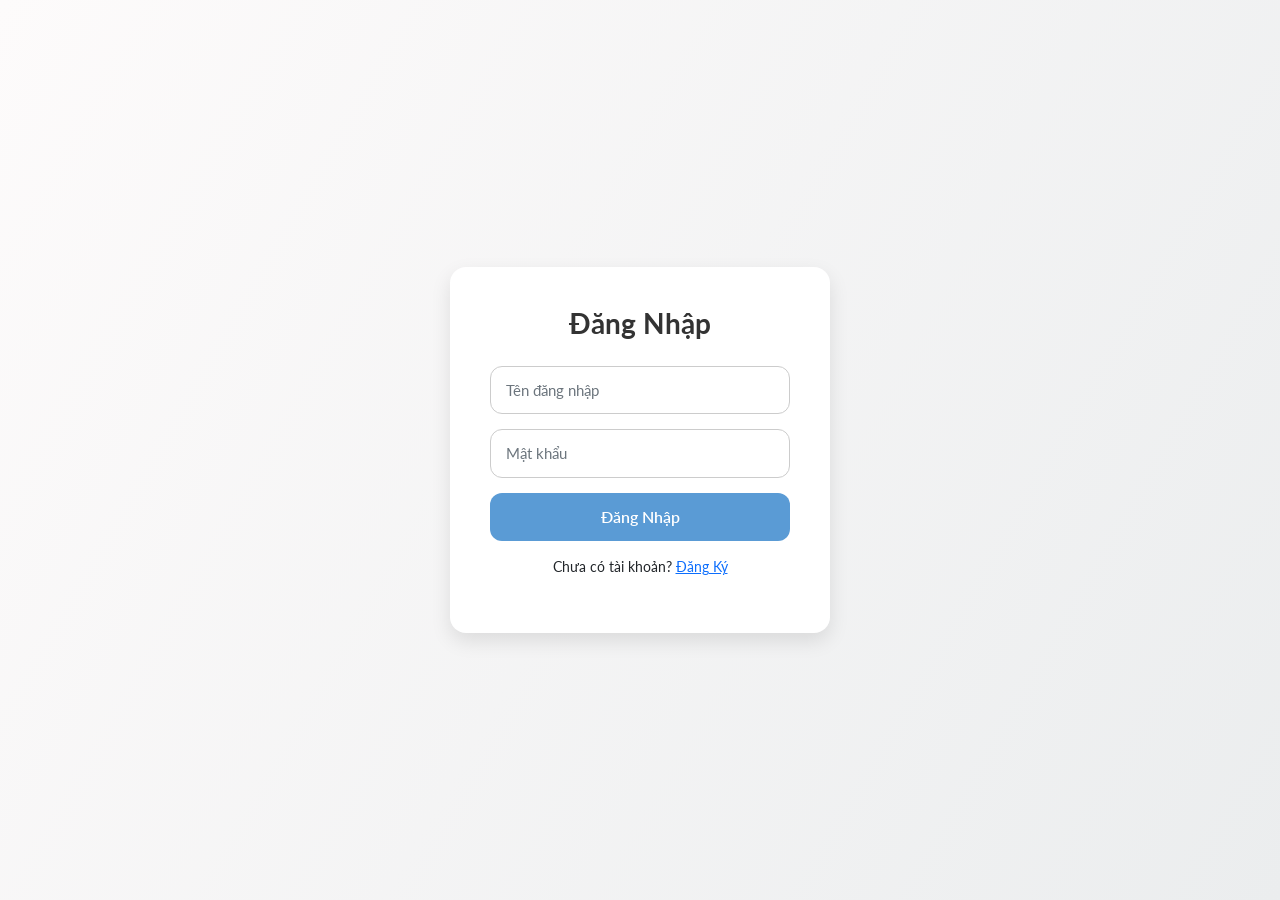
<file: index/login.html>
<!DOCTYPE html>
<html lang="en">
<head>
  <meta charset="UTF-8">
  <meta name="viewport" content="width=device-width, initial-scale=1.0">
  <title>Login | MiniStore</title>
  <link rel="stylesheet" href="../css/bootstrap.min.css">
  <link href="https://fonts.googleapis.com/css2?family=Lato:wght@300;400;700&display=swap" rel="stylesheet">
  <style>
    body {
      font-family: 'Lato', sans-serif;
      background: linear-gradient(120deg, #fdfbfb 0%, #ebedee 100%);
      height: 100vh;
      display: flex;
      align-items: center;
      justify-content: center;
    }

    .login-container {
      width: 380px;
      padding: 40px;
      background-color: #fff;
      border-radius: 16px;
      box-shadow: 0 8px 20px rgba(0,0,0,0.1);
      transition: transform 0.2s ease;
    }

    .login-container:hover {
      transform: translateY(-3px);
    }

    .login-container h3 {
      text-align: center;
      font-weight: 700;
      color: #333;
      margin-bottom: 25px;
    }

    .form-control {
      border-radius: 12px;
      padding: 12px 15px;
      font-size: 0.95rem;
      margin-bottom: 15px;
      border: 1px solid #ccc;
      transition: border-color 0.2s ease;
    }

    .form-control:focus {
      border-color: #5a9bd5;
      box-shadow: 0 0 5px rgba(90,155,213,0.3);
    }

    .btn-primary {
      width: 100%;
      border-radius: 12px;
      background-color: #5a9bd5;
      border: none;
      padding: 12px;
      font-size: 1rem;
      font-weight: 600;
      transition: background-color 0.2s ease;
    }

    .btn-primary:hover {
      background-color: #3b82c4;
    }

    .text-link {
      text-align: center;
      margin-top: 15px;
      font-size: 0.9rem;
    }

    #msg {
      margin-top: 15px;
      font-size: 0.95rem;
    }
  </style>
</head>
<body>

<div class="login-container">
  <h3>Đăng Nhập</h3>
  <form id="loginForm">
    <input type="text" class="form-control" id="username" placeholder="Tên đăng nhập" required>
    <input type="password" class="form-control" id="password" placeholder="Mật khẩu" required>
    <button type="submit" class="btn btn-primary">Đăng Nhập</button>
    <div class="text-link">
      Chưa có tài khoản? <a href="register.html">Đăng Ký</a>
    </div>
  </form>
  <div id="msg" class="text-center"></div>
</div>

<script src="https://code.jquery.com/jquery-3.6.4.min.js"></script>
<script>
  $("#loginForm").submit(function(e){
    e.preventDefault();

    const username = $("#username").val();
    const password = $("#password").val();

    $.ajax({
      url: "http://localhost:8080/api/auth/login", // Đúng endpoint BE
      method: "POST",
      contentType: "application/json",
      data: JSON.stringify({ username, password }),

      success: function(res){
        // Lưu token và thông tin user vào localStorage
        localStorage.setItem("token", res.token);
        localStorage.setItem("username", res.username);
        localStorage.setItem("role", res.role);

        $("#msg").html('<span class="text-success">Đăng nhập thành công! Đang chuyển hướng...</span>');

        // Điều hướng theo role
        if (res.role === "ROLE_ADMIN") {
          window.location.href = "manager.html";
        } else {
          window.location.href = "index.html";
        }
      },

      error: function(xhr){
        $("#msg").html('<span class="text-danger">Sai tên đăng nhập hoặc mật khẩu.</span>');
      }
    });
  });
</script>

</body>
</html>
</file>
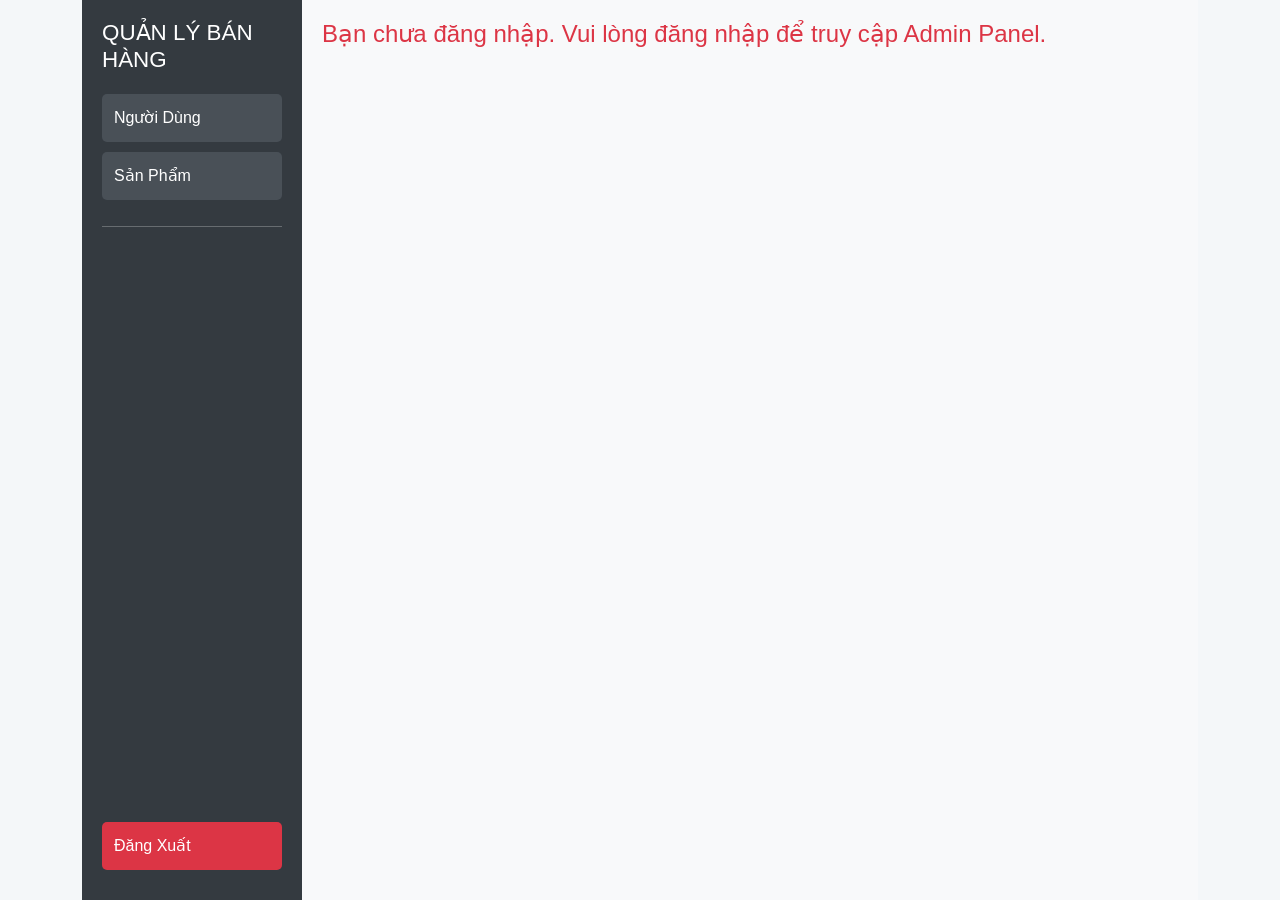
<file: index/manager.html>
<!DOCTYPE html>
<html lang="en">
<head>
    <meta charset="UTF-8">
    <meta name="viewport" content="width=device-width, initial-scale=1.0">
    <title>Admin Panel | MiniStore</title>
    <link rel="stylesheet" href="../css/bootstrap.min.css">
    <style>
        body { font-family: 'Lato', sans-serif; background-color: #f4f7f9; margin:0; }
        .container { display: flex; height: 100vh; }
        .sidebar { width: 220px; background: #343a40; color: #fff; padding: 20px; flex-shrink: 0; display: flex; flex-direction: column; }
        .sidebar h4 { color: #fff; font-size: 1.4rem; margin-bottom: 20px; }
        .sidebar button { display: block; width: 100%; margin-bottom: 10px; background: #495057; color: #fff; border: none; padding: 12px; border-radius: 5px; text-align: left; }
        .sidebar button:hover { background: #6c757d; cursor: pointer; }
        #btnLogout { background: #dc3545 !important; margin-top: auto; }
        .content { flex: 1; padding: 20px; overflow-y: auto; background: #f8f9fa; }
        table { width: 100%; background: #fff; border-radius: 5px; overflow: hidden; }
        th, td { padding: 12px; text-align: left; border-bottom: 1px solid #ddd; }
        th { background-color: #007bff !important; color: white; }
        .btn-sm { font-size: 0.8rem; padding: 5px 10px; margin-right: 5px; }
        .form-inline input, .form-inline button { margin-right: 5px; margin-bottom: 5px; }
        .form-inline input { padding: 5px 8px; border-radius: 5px; border: 1px solid #ccc; }
        .form-inline button { padding: 5px 12px; }
    </style>
</head>
<body>
<div class="container">
    <!-- Sidebar -->
    <div class="sidebar">
        <h4>QUẢN LÝ BÁN HÀNG</h4>
        <button id="btnUsers">Người Dùng</button>
        <button id="btnProducts">Sản Phẩm</button>
        <hr style="border-color: #6c757d;">
        <button id="btnLogout">Đăng Xuất</button>
    </div>

    <!-- Content -->
    <div class="content">
        <div id="contentArea"></div>
    </div>
</div>

<script src="https://code.jquery.com/jquery-3.6.4.min.js"></script>
<script src="../js/bootstrap.bundle.min.js"></script>
<script>
    $(document).ready(function(){

        const contentArea = $("#contentArea");
        const API_BASE = "http://localhost:8080/api";
        const token = localStorage.getItem("token");
        const currentUserRole = localStorage.getItem("role");
        const username = localStorage.getItem("username");
        const editUserModal = new bootstrap.Modal(document.getElementById('editUserModal'), {})
        let editUserId;

        if(!token){
            contentArea.html('<h4 class="text-danger">Bạn chưa đăng nhập. Vui lòng đăng nhập để truy cập Admin Panel.</h4>');
            return;
        }

        function getAuthHeader() {
            return { "Authorization": `Bearer ${token}` };
        }

        // --------------- Logout ----------------
        $("#btnLogout").click(function() {
            if(confirm("Bạn có chắc muốn đăng xuất?")) {
                localStorage.removeItem("token");
                localStorage.removeItem("role");
                window.location.href = "login.html";
            }
        });

        function getRoleName(role) {
            switch (role) {
                case 'ROLE_ADMIN':
                    return '<span class="badge bg-primary">Quản trị</span>';
                case 'ROLE_USER':
                    return '<span class="badge bg-secondary">Khách hàng</span>';
                default:
                    return '<span class="badge bg-light text-dark">Unknown</span>'
            }
        }

        // --------------- Users ----------------
        let userPage = 0;
        let userSize = 5;

        function loadUsers(search="") {
            contentArea.html("<h4>Loading users...</h4>");
            $.ajax({
                url: `${API_BASE}/users/search?keyword=${search}&page=${userPage}&size=${userSize}`,
                type: "GET",
                headers: getAuthHeader(),
                success: function(data) {
                    const users = data.content || data; // nếu API trả paged data hoặc list
                    let html = `<h4>Users</h4>
                <div class="form-inline mb-2">
                    <input type="text" id="searchUser" placeholder="Tìm kiếm username">
                    <button id="btnSearchUser" class="btn btn-primary btn-sm">Search</button>
                </div>
                <table class="table">
                <thead>
                    <tr><th>ID</th><th>Tên người dùng</th><th>Email</th><th>SĐT</th><th>Địa Chỉ</th><th>Vai trò</th><th>Chỉnh sửa</th></tr>
                </thead><tbody>`;

                    users.forEach(u => {
                        html += `<tr>
                        <td>${u.id}</td>
                        <td>${u.username}</td>
                        <td>${u.email}</td>
                        <td>${u.phoneNumber}</td>
                        <td>${u.address}</td>
                        <td>
                            ${getRoleName(u.role)}
                        </td>
                        <td>`;
                        if(u.username==="admin"){
                            html += `<button class="btn btn-warning btn-sm" onclick="editUser(${u.id})">Edit</button>`;
                        } else if(currentUserRole==="ROLE_ADMIN"){
                            html += `<button class="btn btn-warning btn-sm" onclick="editUser(${u.id})">Edit</button>
                                 <button class="btn btn-danger btn-sm" onclick="deleteUser(${u.id})">Delete</button>`;
                        }
                        html += `</td></tr>`;
                    });

                    html += `</tbody></table>
                <div class="mb-3">
                    <button id="prevUser" class="btn btn-secondary btn-sm">Prev</button>
                    <button id="nextUser" class="btn btn-secondary btn-sm">Next</button>
                </div>`;

                    contentArea.html(html);

                    // Event search
                    $("#btnSearchUser").click(function(){
                        const s = $("#searchUser").val().trim();
                        userPage = 0;
                        loadUsers(s);
                    });

                    $("#prevUser").click(function(){
                        if(userPage>0){ userPage--; loadUsers($("#searchUser").val().trim()); }
                    });
                    $("#nextUser").click(function(){
                        if(data.totalPages && userPage < data.totalPages-1){ userPage++; loadUsers($("#searchUser").val().trim()); }
                    });
                },
                error: function(xhr){ alert("Error loading users: "+xhr.responseText); }
            });
        }

        window.deleteUser = function(id){
            if(confirm("Bạn có chắc muốn xóa user này?")) {
                $.ajax({
                    url:`${API_BASE}/users/${id}`,
                    type:"DELETE",
                    headers:getAuthHeader(),
                    success:function(){ alert("Xóa thành công"); loadUsers(); },
                    error:function(xhr){ alert(xhr.responseText); }
                });
            }
        };

        window.editUser = function(id){
            $.ajax({
                url:`${API_BASE}/users/${id}`,
                type:"GET",
                headers:getAuthHeader(),
                success:function(resp){
                    console.log('editUser', resp)
                    $('#userId').val(resp.id);
                    $('#username').val(resp.username);
                    $('#email').val(resp.email);
                    $('#phoneNumber').val(resp.phoneNumber);
                    $('#address').val(resp.address);
                    editUserModal.show();
                },
                error:function(xhr){ alert(xhr.responseText); }
            });
            // const username = prompt("Username mới:");
            // if(!username) return;

        };

        window.handleSave = function () {
            const user = {
                id: $('#userId').val(),
                username: $('#username').val(),
                password: $('#password').val(),
                email: $('#email').val(),
                phoneNumber: $('#phoneNumber').val(),
                address: $('#address').val(),
            }

            $.ajax({
                url:`${API_BASE}/users/${user.id}`,
                type:"PUT",
                headers:getAuthHeader(),
                contentType:"application/json",
                data: JSON.stringify(user),
                success:function(){
                    alert("Cập nhật thành công");
                    editUserModal.hide();
                    loadUsers();
                },
                error:function(xhr){ alert(xhr.responseText); }
            });
        }

        // --------------- Products ----------------
        let productPage = 0;
        let productSize = 5;

        function loadProducts(search="") {
            contentArea.html("<h4>Loading products...</h4>");
            $.ajax({
                url: `${API_BASE}/products?page=${productPage}&size=${productSize}&search=${search}`,
                type: "GET",
                headers: getAuthHeader(),
                success: function(data){
                    const products = data.content || data;
                    let html = `<h4>Products</h4>
                <div class="form-inline mb-2">
                    <input type="text" id="searchProduct" placeholder="Tìm kiếm sản phẩm">
                    <button id="btnSearchProduct" class="btn btn-primary btn-sm">Search</button>
                </div>
                <table class="table">
                <thead><tr><th>ID</th><th>Name</th><th>Price</th><th>Description</th><th>Actions</th></tr></thead>
                <tbody>`;
                    products.forEach(p=>{
                        html += `<tr>
                        <td>${p.id}</td>
                        <td>${p.name}</td>
                        <td>${p.price}</td>
                        <td>${p.description}</td>
                        <td>`;
                        if(currentUserRole==="ROLE_ADMIN"){
                            html += `<button class="btn btn-warning btn-sm" onclick="editProduct(${p.id}, '${p.name}', ${p.price})">Edit</button>
                                 <button class="btn btn-danger btn-sm" onclick="deleteProduct(${p.id})">Delete</button>`;
                        }
                        html += `</td></tr>`;
                    });
                    html += `</tbody></table>
                <div class="mb-3">
                    <button id="prevProd" class="btn btn-secondary btn-sm">Prev</button>
                    <button id="nextProd" class="btn btn-secondary btn-sm">Next</button>
                </div>`;

                    contentArea.html(html);

                    $("#btnSearchProduct").click(function(){
                        const s = $("#searchProduct").val().trim();
                        productPage = 0;
                        loadProducts(s);
                    });
                    $("#prevProd").click(()=>{ if(productPage>0){ productPage--; loadProducts($("#searchProduct").val().trim()); }});
                    $("#nextProd").click(()=>{ if(data.totalPages && productPage < data.totalPages-1){ productPage++; loadProducts($("#searchProduct").val().trim()); }});
                },
                error:function(xhr){ alert(xhr.responseText); }
            });
        }

        window.deleteProduct = function(id){
            if(confirm("Bạn có chắc muốn xóa product này?")) {
                $.ajax({ url:`${API_BASE}/products/${id}`, type:"DELETE", headers:getAuthHeader(),
                    success:function(){ alert("Xóa thành công"); loadProducts(); },
                    error:function(xhr){ alert(xhr.responseText); }
                });
            }
        };

        window.editProduct = function(id,name,price){
            const newName = prompt("Tên mới:", name);
            const newPrice = parseFloat(prompt("Giá mới:", price));
            if(newName && !isNaN(newPrice)){
                $.ajax({ url:`${API_BASE}/products/${id}`, type:"PUT", headers:getAuthHeader(),
                    contentType:"application/json", data:JSON.stringify({name:newName,price:newPrice}),
                    success:function(){ alert("Cập nhật thành công"); loadProducts(); },
                    error:function(xhr){ alert(xhr.responseText); }
                });
            }
        };

        // -------------------- Event binding --------------------
        $("#btnUsers").click(()=>{ loadUsers(); });
        $("#btnProducts").click(()=>{ loadProducts(); });

        // Load default view
        loadUsers();
    });
</script>
<!-- Modal -->
<div class="modal fade" id="editUserModal" data-bs-backdrop="static" data-bs-keyboard="false" tabindex="-1" aria-labelledby="editUserModalLabel" aria-hidden="true">
    <div class="modal-dialog">
        <div class="modal-content">
            <!-- ✅ ĐỔI ID form thành editUserForm -->
            <form id="editUserForm">
                <input type="hidden" name="id" id="userId">
                <div class="modal-header">
                    <h5 class="modal-title" id="editUserModalLabel">Sửa người dùng</h5>
                    <button type="button" class="btn-close" data-bs-dismiss="modal" aria-label="Close"></button>
                </div>
                <div class="modal-body">
                    <div class="mb-3">
                        <label>Tên người dùng</label>
                        <input type="text" id="username" class="form-control" readonly>
                    </div>
                    <div class="mb-3">
                        <label>Email</label>
                        <input type="email" id="email" class="form-control" required>
                    </div>
                    <div class="mb-3">
                        <label>Mật khẩu</label>
                        <input type="password" id="password" class="form-control" required>
                    </div>
                    <div class="mb-3">
                        <label>Số điện thoại</label>
                        <input type="text" id="phoneNumber" class="form-control" required>
                    </div>
                    <div class="mb-3">
                        <label>Địa chỉ</label>
                        <input type="text" id="address" class="form-control" required>
                    </div>
                    <!-- Thêm chỗ hiển thị thông báo -->
                    <div id="editErrorMsg" class="text-danger"></div>
                    <div id="editSuccessMsg" class="text-success"></div>
                </div>
                <div class="modal-footer">
                    <button type="button" class="btn btn-secondary" data-bs-dismiss="modal">Close</button>
                    <button type="submit" class="btn btn-primary">Lưu</button> <!-- ✅ dùng type="submit" để JS bắt sự kiện -->
                </div>
            </form>
        </div>
    </div>
</div>
<script src="../js/user-validation.js"></script>
<script>
    $(document).ready(() => {
        handleEditUserForm();
    });
</script>
</body>
</html>
</file>
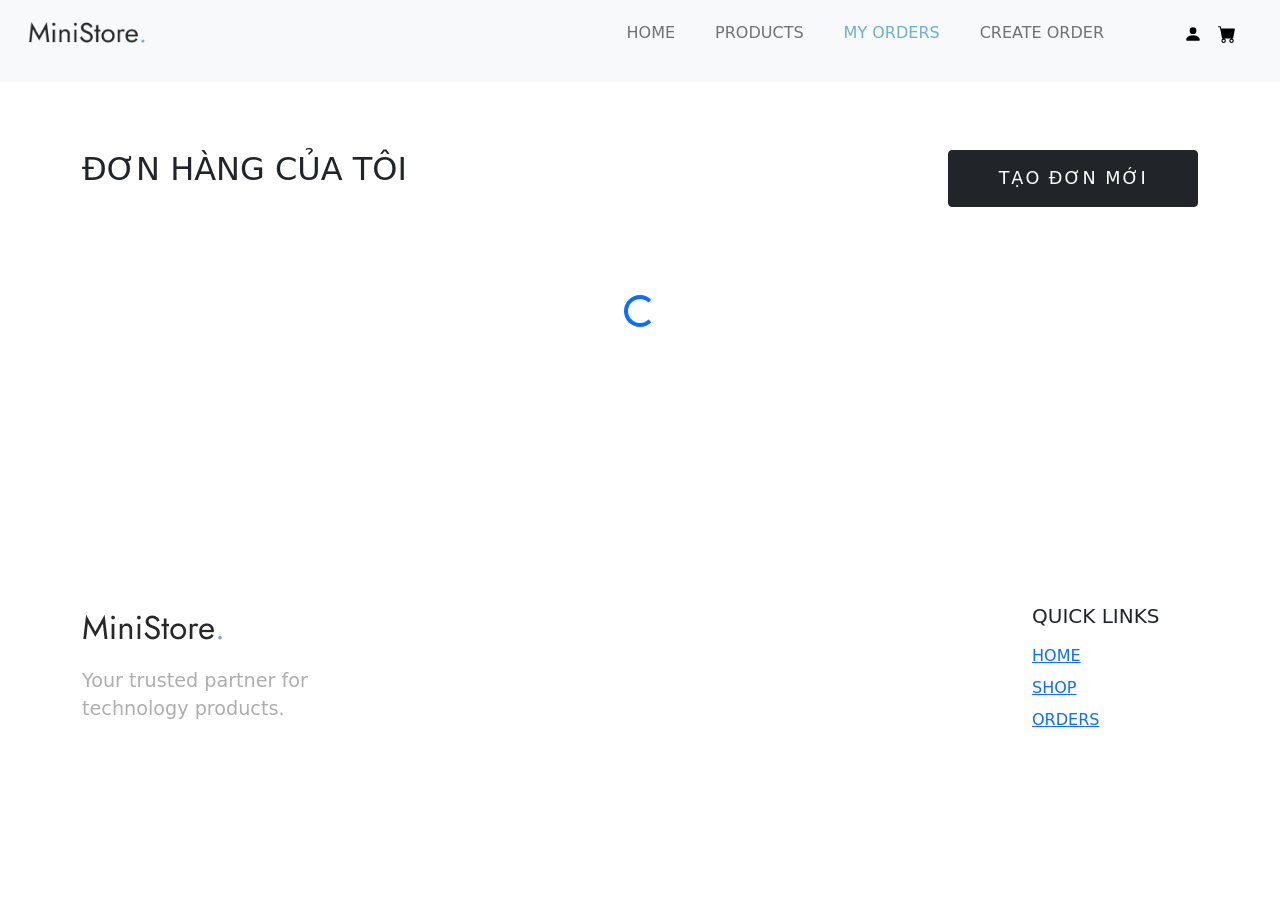
<file: index/order-list.html>
<!DOCTYPE html>
<html lang="vi">
<head>
    <meta charset="UTF-8">
    <meta http-equiv="X-UA-Compatible" content="IE=edge">
    <meta name="viewport" content="width=device-width, initial-scale=1.0">
    <title>Đơn hàng của tôi - Tech Store</title>
    <link rel="preconnect" href="https://fonts.googleapis.com">
    <link rel="preconnect" href="https://fonts.gstatic.com" crossorigin>
    <link href="https://fonts.googleapis.com/css2?family=Jost:wght@300;400;500&family=Lato:wght@300;400;700&display=swap" rel="stylesheet">
    <link rel="stylesheet" href="../css/style.css">
    <link rel="stylesheet" href="../css/order-list.css">
    <link rel="stylesheet" href="../css/bootstrap.min.css">
    <link rel="stylesheet" href="../css/logo.css">
</head>
<body>
<svg xmlns="http://www.w3.org/2000/svg" style="display: none;">
    <symbol xmlns="http://www.w3.org/2000/svg" id="user" viewBox="0 0 16 16">
        <path d="M3 14s-1 0-1-1 1-4 6-4 6 3 6 4-1 1-1 1H3Zm5-6a3 3 0 1 0 0-6 3 3 0 0 0 0 6Z" />
    </symbol>
    <symbol xmlns="http://www.w3.org/2000/svg" id="cart" viewBox="0 0 16 16">
        <path d="M0 1.5A.5.5 0 0 1 .5 1H2a.5.5 0 0 1 .485.379L2.89 3H14.5a.5.5 0 0 1 .491.592l-1.5 8A.5.5 0 0 1 13 12H4a.5.5 0 0 1-.491-.408L2.01 3.607 1.61 2H.5a.5.5 0 0 1-.5-.5zM5 12a2 2 0 1 0 0 4 2 2 0 0 0 0-4zm7 0a2 2 0 1 0 0 4 2 2 0 0 0 0-4zm-7 1a1 1 0 1 1 0 2 1 1 0 0 1 0-2zm7 0a1 1 0 1 1 0 2 1 1 0 0 1 0-2z" />
    </symbol>
    <symbol xmlns="http://www.w3.org/2000/svg" id="navbar-icon" viewBox="0 0 16 16">
        <path d="M14 10.5a.5.5 0 0 0-.5-.5h-3a.5.5 0 0 0 0 1h3a.5.5 0 0 0 .5-.5zm0-3a.5.5 0 0 0-.5-.5h-7a.5.5 0 0 0 0 1h7a.5.5 0 0 0 .5-.5zm0-3a.5.5 0 0 0-.5-.5h-11a.5.5 0 0 0 0 1h11a.5.5 0 0 0 .5-.5z" />
    </symbol>
</svg>

<header id="header" class="site-header header-scrolled position-fixed text-black bg-light">
    <nav id="header-nav" class="navbar navbar-expand-lg px-3 mb-3">
        <div class="container-fluid">
            <a class="navbar-brand" href="index.html">
                <img src="../images/main-logo.png" class="logo" alt="Tech Store"
                     onerror="this.onerror=null;
                     this.src='../images/main-logo.png';
                     this.onerror=function(){this.style.display='none';
                     this.nextElementSibling.style.display='inline-block';}">
                <span style="display: none; font-weight: bold; color: var(--primary-color);">Tech Store</span>
            </a>
            <button class="navbar-toggler d-flex d-lg-none order-3 p-2" type="button" data-bs-toggle="offcanvas" data-bs-target="#bdNavbar">
                <svg class="navbar-icon"><use xlink:href="#navbar-icon"></use></svg>
            </button>
            <div class="offcanvas offcanvas-end" tabindex="-1" id="bdNavbar">
                <div class="offcanvas-header px-4 pb-0">
                    <a class="navbar-brand" href="index.html">
                        <img src="../images/main-logo.png" class="logo" alt="Tech Store"
                             onerror="this.onerror=null;
                             this.src='../images/main-logo.png';
                             this.onerror=function(){this.style.display='none';
                                 this.nextElementSibling.style.display='inline-block';}">
                        <span style="display: none; font-weight: bold; color: var(--primary-color);">Tech Store</span>
                    </a>
                    <button type="button" class="btn-close btn-close-black" data-bs-dismiss="offcanvas"></button>
                </div>
                <div class="offcanvas-body">
                    <ul id="navbar" class="navbar-nav text-uppercase justify-content-end align-items-center flex-grow-1 pe-3">
                        <li class="nav-item">
                            <a class="nav-link me-4" href="home.html">Home</a>
                        </li>
                        <li class="nav-item">
                            <a class="nav-link me-4" href="product-list.html">Products</a>
                        </li>
                        <li class="nav-item">
                            <a class="nav-link me-4 active" href="order-list.html">My Orders</a>
                        </li>
                        <li class="nav-item">
                            <a class="nav-link me-4" href="create-order.html">Create Order</a>
                        </li>
                        <li class="nav-item">
                            <div class="user-items ps-5">
                                <ul class="d-flex justify-content-end list-unstyled">
                                    <li class="pe-3">
                                        <a href="login.html" id="userInfo">
                                            <svg class="user"><use xlink:href="#user"></use></svg>
                                        </a>
                                    </li>
                                    <li>
                                        <a href="create-order.html">
                                            <svg class="cart"><use xlink:href="#cart"></use></svg>
                                        </a>
                                    </li>
                                </ul>
                            </div>
                        </li>
                    </ul>
                </div>
            </div>
        </div>
    </nav>
</header>

<section class="padding-large" style="padding-top: 150px;">
    <div class="container">
        <div class="row">
            <div class="display-header d-flex justify-content-between pb-3 mb-4">
                <h2 class="display-7 text-dark text-uppercase">Đơn hàng của tôi</h2>
                <div class="btn-right">
                    <a href="create-order.html" class="btn btn-medium btn-dark text-uppercase btn-rounded-none">Tạo đơn mới</a>
                </div>
            </div>

            <div id="loading" class="text-center py-5">
                <div class="spinner-border text-primary" role="status">
                    <span class="visually-hidden">Đang tải...</span>
                </div>
            </div>

            <div id="orderContainer"></div>

            <div id="emptyState" class="text-center py-5" style="display: none;">
                <div class="empty-box">
                    <svg width="120" height="120" fill="currentColor" class="text-muted mb-4" viewBox="0 0 16 16">
                        <path d="M0 2.5A.5.5 0 0 1 .5 2H2a.5.5 0 0 1 .485.379L2.89 4H14.5a.5.5 0 0 1 .491.592l-1.5 8A.5.5 0 0 1 13 13H4a.5.5 0 0 1-.491-.408L2.01 4.607 1.61 3H.5a.5.5 0 0 1-.5-.5zM5 12a2 2 0 1 0 0 4 2 2 0 0 0 0-4zm7 0a2 2 0 1 0 0 4 2 2 0 0 0 0-4zm-7 1a1 1 0 1 1 0 2 1 1 0 0 1 0-2zm7 0a1 1 0 1 1 0 2 1 1 0 0 1 0-2z"/>
                    </svg>
                    <h4 class="text-uppercase">Chưa có đơn hàng nào</h4>
                    <p class="text-muted">Hãy khám phá các sản phẩm công nghệ tuyệt vời của chúng tôi!</p>
                    <a href="product-list.html" class="btn btn-medium btn-primary text-uppercase btn-rounded-none mt-3">Khám phá sản phẩm</a>
                </div>
            </div>
        </div>
    </div>
</section>

<!-- Modal Chi tiết đơn hàng -->
<div class="modal fade" id="orderDetailModal" tabindex="-1">
    <div class="modal-dialog modal-lg">
        <div class="modal-content">
            <div class="modal-header">
                <h5 class="modal-title text-uppercase">Chi tiết đơn hàng</h5>
                <button type="button" class="btn-close" data-bs-dismiss="modal"></button>
            </div>
            <div class="modal-body" id="orderDetailContent">
                <div class="text-center py-4">
                    <div class="spinner-border text-primary" role="status"></div>
                </div>
            </div>
        </div>
    </div>
</div>

<footer id="footer" class="overflow-hidden padding-large">
    <div class="container">
        <div class="row">
            <div class="footer-top-area">
                <div class="row d-flex flex-wrap justify-content-between">
                    <div class="col-lg-3 col-sm-6 pb-3">
                        <div class="footer-menu">
                            <img src="../images/main-logo.png" alt="logo"
                                 onerror="this.onerror=null; this.src='../images/main-logo.png'; this.onerror=function(){this.style.display='none'; this.nextElementSibling.style.display='inline-block';}">
                            <span style="display: none; font-weight: bold; color: var(--primary-color);">Tech Store</span>
                            <p>Your trusted partner for technology products.</p>
                        </div>
                    </div>
                    <div class="col-lg-2 col-sm-6 pb-3">
                        <div class="footer-menu text-uppercase">
                            <h5 class="widget-title pb-2">Quick Links</h5>
                            <ul class="menu-list list-unstyled text-uppercase">
                                <li class="menu-item pb-2"><a href="index.html">Home</a></li>
                                <li class="menu-item pb-2"><a href="product-list.html">Shop</a></li>
                                <li class="menu-item pb-2"><a href="order-list.html">Orders</a></li>
                            </ul>
                        </div>
                    </div>
                </div>
            </div>
        </div>
    </div>
</footer>

<script src="../js/bootstrap.bundle.min.js"></script>
<script src="../js/jquery-1.11.0.min.js"></script>
<script src="../js/order-list.js"></script>
</body>
</html>
</file>
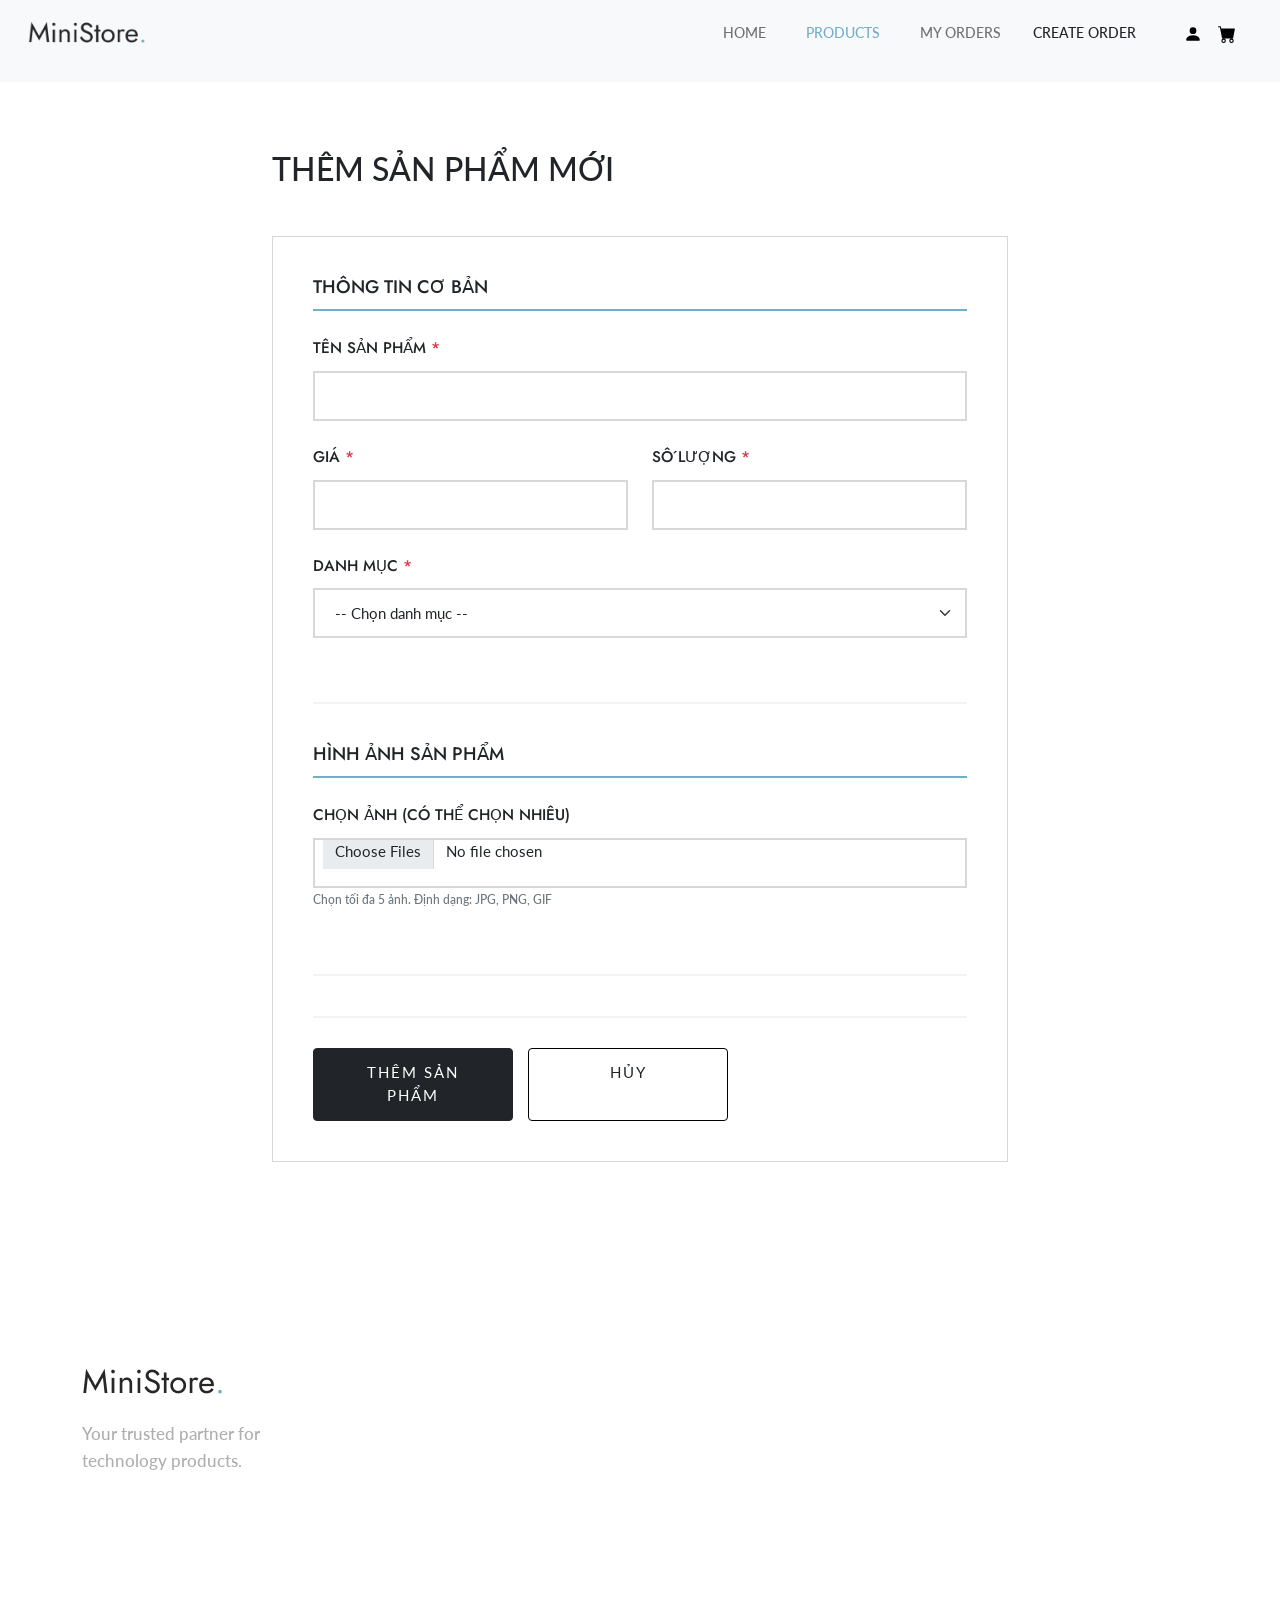
<file: index/product-add.html>
<!DOCTYPE html>
<html lang="vi">
<head>
    <meta charset="UTF-8">
    <meta http-equiv="X-UA-Compatible" content="IE=edge">
    <meta name="viewport" content="width=device-width, initial-scale=1.0">
    <title>Thêm sản phẩm - Tech Store</title>
    <link rel="stylesheet" href="../css/bootstrap.min.css">
    <link rel="preconnect" href="https://fonts.googleapis.com">
    <link rel="preconnect" href="https://fonts.gstatic.com" crossorigin>
    <link href="https://fonts.googleapis.com/css2?family=Jost:wght@300;400;500&family=Lato:wght@300;400;700&display=swap" rel="stylesheet">
    <link rel="stylesheet" href="../css/style.css">
    <link rel="stylesheet" href="../css/product-add.css">
    <link rel="stylesheet" href="../css/logo.css">
</head>
<body>
<svg xmlns="http://www.w3.org/2000/svg" style="display: none;">
    <symbol xmlns="http://www.w3.org/2000/svg" id="user" viewBox="0 0 16 16">
        <path d="M3 14s-1 0-1-1 1-4 6-4 6 3 6 4-1 1-1 1H3Zm5-6a3 3 0 1 0 0-6 3 3 0 0 0 0 6Z" />
    </symbol>
    <symbol xmlns="http://www.w3.org/2000/svg" id="cart" viewBox="0 0 16 16">
        <path d="M0 1.5A.5.5 0 0 1 .5 1H2a.5.5 0 0 1 .485.379L2.89 3H14.5a.5.5 0 0 1 .491.592l-1.5 8A.5.5 0 0 1 13 12H4a.5.5 0 0 1-.491-.408L2.01 3.607 1.61 2H.5a.5.5 0 0 1-.5-.5zM5 12a2 2 0 1 0 0 4 2 2 0 0 0 0-4zm7 0a2 2 0 1 0 0 4 2 2 0 0 0 0-4zm-7 1a1 1 0 1 1 0 2 1 1 0 0 1 0-2zm7 0a1 1 0 1 1 0 2 1 1 0 0 1 0-2z" />
    </symbol>
    <symbol xmlns="http://www.w3.org/2000/svg" id="navbar-icon" viewBox="0 0 16 16">
        <path d="M14 10.5a.5.5 0 0 0-.5-.5h-3a.5.5 0 0 0 0 1h3a.5.5 0 0 0 .5-.5zm0-3a.5.5 0 0 0-.5-.5h-7a.5.5 0 0 0 0 1h7a.5.5 0 0 0 .5-.5zm0-3a.5.5 0 0 0-.5-.5h-11a.5.5 0 0 0 0 1h11a.5.5 0 0 0 .5-.5z" />
    </symbol>
</svg>

<header id="header" class="site-header header-scrolled position-fixed text-black bg-light">
    <nav id="header-nav" class="navbar navbar-expand-lg px-3 mb-3">
        <div class="container-fluid">
            <a class="navbar-brand" href="index.html">
                <img src="../images/main-logo.png" class="logo" alt="Tech Store">
            </a>
            <button class="navbar-toggler d-flex d-lg-none order-3 p-2" type="button" data-bs-toggle="offcanvas" data-bs-target="#bdNavbar">
                <svg class="navbar-icon"><use xlink:href="#navbar-icon"></use></svg>
            </button>
            <div class="offcanvas offcanvas-end" tabindex="-1" id="bdNavbar">
                <div class="offcanvas-header px-4 pb-0">
                    <a class="navbar-brand" href="index.html">
                        <img src="../images/main-logo.png" class="logo" alt="Tech Store">
                    </a>
                    <button type="button" class="btn-close btn-close-black" data-bs-dismiss="offcanvas"></button>
                </div>
                <div class="offcanvas-body">
                    <ul id="navbar" class="navbar-nav text-uppercase justify-content-end align-items-center flex-grow-1 pe-3">
                        <li class="nav-item">
                            <a class="nav-link me-4" href="index.html">Home</a>
                        </li>
                        <li class="nav-item">
                            <a class="nav-link me-4 active" href="product-list.html">Products</a>
                        </li>
                        <li class="nav-item">
                            <a class="nav-link me-4" href="order-list.html">My Orders</a>
                        </li>
                        <li class="cat-list-item">
                            <a href="create-order.html" title="Headphones">Create Order</a>
                        </li>
                        <li class="nav-item">
                            <div class="user-items ps-5">
                                <ul class="d-flex justify-content-end list-unstyled">
                                    <li class="pe-3">
                                        <a href="#" id="userInfo">
                                            <svg class="user"><use xlink:href="#user"></use></svg>
                                        </a>
                                    </li>
                                    <li>
                                        <a href="create-order.html">
                                            <svg class="cart"><use xlink:href="#cart"></use></svg>
                                        </a>
                                    </li>
                                </ul>
                            </div>
                        </li>
                    </ul>
                </div>
            </div>
        </div>
    </nav>
</header>

<section class="padding-large" style="padding-top: 150px;">
    <div class="container">
        <div class="row justify-content-center">
            <div class="col-lg-8">
                <div class="display-header pb-3 mb-4">
                    <h2 class="display-7 text-dark text-uppercase">Thêm sản phẩm mới</h2>
                </div>

                <form id="productForm" class="product-form" enctype="multipart/form-data">
                    <div class="form-section">
                        <h5 class="section-title text-uppercase">Thông tin cơ bản</h5>

                        <div class="mb-4">
                            <label for="productName" class="form-label">Tên sản phẩm <span class="text-danger">*</span></label>
                            <input type="text" class="form-control" id="productName" name="name" required>
                        </div>

                        <div class="row mb-4">
                            <div class="col-md-6">
                                <label for="productPrice" class="form-label">Giá <span class="text-danger">*</span></label>
                                <input type="number" class="form-control" id="productPrice" name="price"
                                       min="0" step="1000" required>
                            </div>
                            <div class="col-md-6">
                                <label for="productStock" class="form-label">Số lượng <span class="text-danger">*</span></label>
                                <input type="number" class="form-control" id="productStock" name="stock"
                                       min="0" required>
                            </div>
                        </div>

                        <div class="mb-4">
                            <label for="productCategory" class="form-label">Danh mục <span class="text-danger">*</span></label>
                            <select class="form-select" id="productCategory" name="categoryId" required>
                                <option value="">-- Chọn danh mục --</option>
                            </select>
                        </div>
                    </div>

                    <div class="form-section">
                        <h5 class="section-title text-uppercase">Hình ảnh sản phẩm</h5>

                        <div class="mb-4">
                            <label for="productImages" class="form-label">Chọn ảnh (có thể chọn nhiều)</label>
                            <input type="file" class="form-control" id="productImages" name="images"
                                   accept="image/*" multiple>
                            <small class="form-text text-muted">Chọn tối đa 5 ảnh. Định dạng: JPG, PNG, GIF</small>
                        </div>

                        <div id="imagePreview" class="image-preview-container"></div>
                    </div>

                    <div class="form-actions">
                        <button type="submit" class="btn btn-dark btn-medium text-uppercase" id="btnSubmit">
                            Thêm sản phẩm
                        </button>
                        <a href="product-list.html" class="btn btn-outline-dark btn-medium text-uppercase">
                            Hủy
                        </a>
                    </div>
                </form>
            </div>
        </div>
    </div>
</section>

<footer id="footer" class="overflow-hidden padding-large">
    <div class="container">
        <div class="row">
            <div class="footer-top-area">
                <div class="row d-flex flex-wrap justify-content-between">
                    <div class="col-lg-3 col-sm-6 pb-3">
                        <div class="footer-menu">
                            <img src="../images/main-logo.png" alt="logo">
                            <p>Your trusted partner for technology products.</p>
                        </div>
                    </div>
                </div>
            </div>
        </div>
    </div>
</footer>

<script src="../js/jquery-1.11.0.min.js"></script>
<script src="../js/bootstrap.bundle.min.js"></script>
<script src="../js/product-add.js"></script>
</body>
</html>
</file>
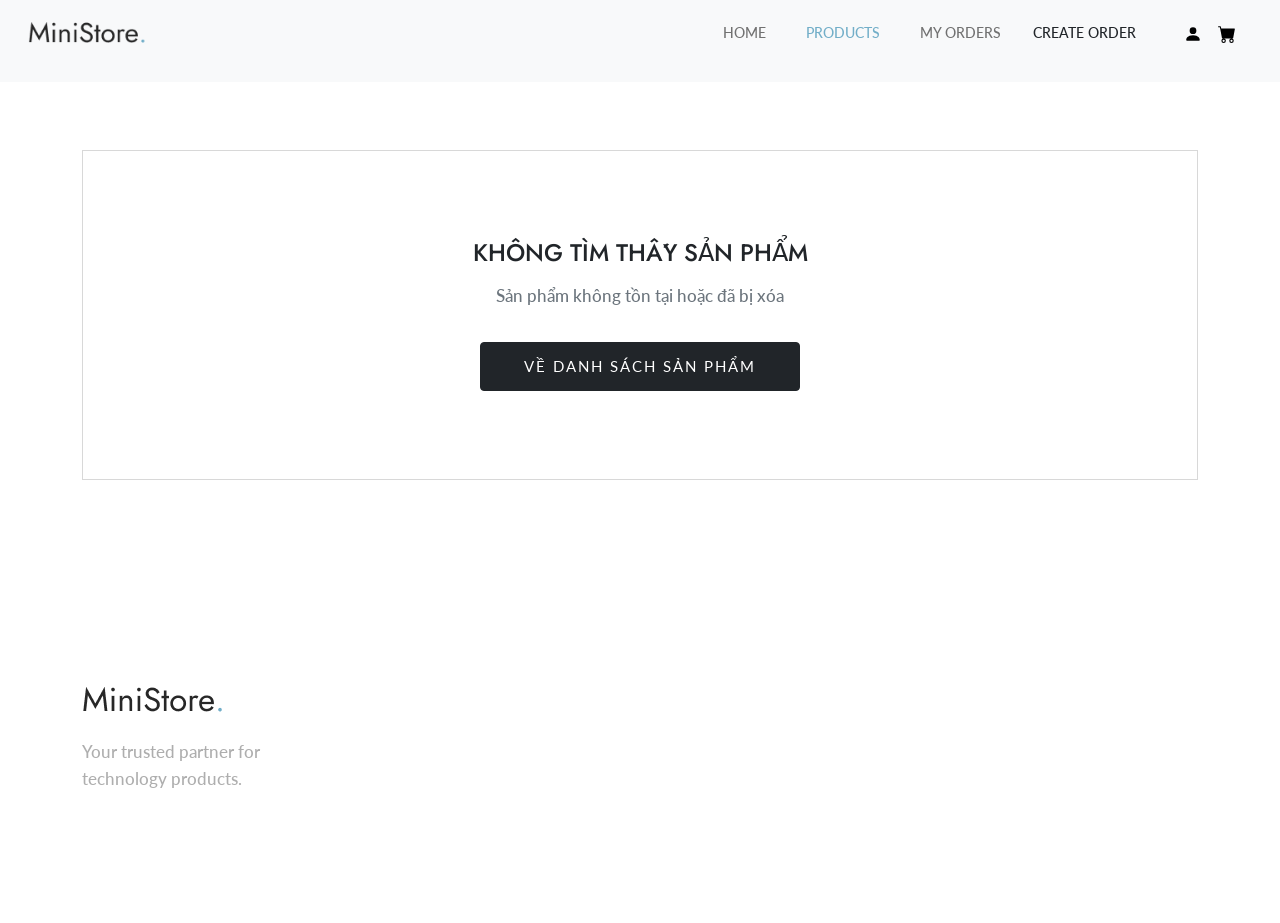
<file: index/product-detail.html>
<!DOCTYPE html>
<html lang="vi">
<head>
    <meta charset="UTF-8">
    <meta http-equiv="X-UA-Compatible" content="IE=edge">
    <meta name="viewport" content="width=device-width, initial-scale=1.0">
    <title>Chi tiết sản phẩm - Tech Store</title>
    <link rel="stylesheet" href="../css/bootstrap.min.css">
    <link rel="preconnect" href="https://fonts.googleapis.com">
    <link rel="preconnect" href="https://fonts.gstatic.com" crossorigin>
    <link href="https://fonts.googleapis.com/css2?family=Jost:wght@300;400;500&family=Lato:wght@300;400;700&display=swap" rel="stylesheet">
    <link rel="stylesheet" href="../css/style.css">
    <link rel="stylesheet" href="../css/product-detail.css">
    <link rel="stylesheet" href="../css/logo.css">
</head>
<body>
<svg xmlns="http://www.w3.org/2000/svg" style="display: none;">
    <symbol xmlns="http://www.w3.org/2000/svg" id="user" viewBox="0 0 16 16">
        <path d="M3 14s-1 0-1-1 1-4 6-4 6 3 6 4-1 1-1 1H3Zm5-6a3 3 0 1 0 0-6 3 3 0 0 0 0 6Z" />
    </symbol>
    <symbol xmlns="http://www.w3.org/2000/svg" id="cart" viewBox="0 0 16 16">
        <path d="M0 1.5A.5.5 0 0 1 .5 1H2a.5.5 0 0 1 .485.379L2.89 3H14.5a.5.5 0 0 1 .491.592l-1.5 8A.5.5 0 0 1 13 12H4a.5.5 0 0 1-.491-.408L2.01 3.607 1.61 2H.5a.5.5 0 0 1-.5-.5zM5 12a2 2 0 1 0 0 4 2 2 0 0 0 0-4zm7 0a2 2 0 1 0 0 4 2 2 0 0 0 0-4zm-7 1a1 1 0 1 1 0 2 1 1 0 0 1 0-2zm7 0a1 1 0 1 1 0 2 1 1 0 0 1 0-2z" />
    </symbol>
    <symbol xmlns="http://www.w3.org/2000/svg" id="navbar-icon" viewBox="0 0 16 16">
        <path d="M14 10.5a.5.5 0 0 0-.5-.5h-3a.5.5 0 0 0 0 1h3a.5.5 0 0 0 .5-.5zm0-3a.5.5 0 0 0-.5-.5h-7a.5.5 0 0 0 0 1h7a.5.5 0 0 0 .5-.5zm0-3a.5.5 0 0 0-.5-.5h-11a.5.5 0 0 0 0 1h11a.5.5 0 0 0 .5-.5z" />
    </symbol>
</svg>

<header id="header" class="site-header header-scrolled position-fixed text-black bg-light">
    <nav id="header-nav" class="navbar navbar-expand-lg px-3 mb-3">
        <div class="container-fluid">
            <a class="navbar-brand" href="index.html">
                <img src="../images/main-logo.png" class="logo" alt="Tech Store">
            </a>
            <button class="navbar-toggler d-flex d-lg-none order-3 p-2" type="button" data-bs-toggle="offcanvas" data-bs-target="#bdNavbar">
                <svg class="navbar-icon"><use xlink:href="#navbar-icon"></use></svg>
            </button>
            <div class="offcanvas offcanvas-end" tabindex="-1" id="bdNavbar">
                <div class="offcanvas-header px-4 pb-0">
                    <a class="navbar-brand" href="index.html">
                        <img src="../images/main-logo.png" class="logo" alt="Tech Store">
                    </a>
                    <button type="button" class="btn-close btn-close-black" data-bs-dismiss="offcanvas"></button>
                </div>
                <div class="offcanvas-body">
                    <ul id="navbar" class="navbar-nav text-uppercase justify-content-end align-items-center flex-grow-1 pe-3">
                        <li class="nav-item">
                            <a class="nav-link me-4" href="index.html">Home</a>
                        </li>
                        <li class="nav-item">
                            <a class="nav-link me-4 active" href="product-list.html">Products</a>
                        </li>
                        <li class="nav-item">
                            <a class="nav-link me-4" href="order-list.html">My Orders</a>
                        </li>
                        <li class="cat-list-item">
                            <a href="create-order.html" title="Headphones">Create Order</a>
                        </li>
                        <li class="nav-item">
                            <div class="user-items ps-5">
                                <ul class="d-flex justify-content-end list-unstyled">
                                    <li class="pe-3">
                                        <a href="#" id="userInfo">
                                            <svg class="user"><use xlink:href="#user"></use></svg>
                                        </a>
                                    </li>
                                    <li>
                                        <a href="create-order.html">
                                            <svg class="cart"><use xlink:href="#cart"></use></svg>
                                        </a>
                                    </li>
                                </ul>
                            </div>
                        </li>
                    </ul>
                </div>
            </div>
        </div>
    </nav>
</header>

<section class="padding-large" style="padding-top: 150px;">
    <div class="container">
        <div id="loading" class="text-center py-5">
            <div class="spinner-border text-primary" role="status">
                <span class="visually-hidden">Đang tải...</span>
            </div>
        </div>

        <div id="productDetail" style="display: none;">
            <div class="row">
                <div class="col-lg-6">
                    <div class="product-images">
                        <div class="main-image mb-3">
                            <img id="mainImage" src="" alt="" class="img-fluid">
                        </div>
                        <div class="thumbnail-images" id="thumbnailImages"></div>
                    </div>
                </div>

                <div class="col-lg-6">
                    <div class="product-info">
                        <p class="category-tag text-uppercase" id="categoryName"></p>
                        <h1 class="product-title text-uppercase" id="productName"></h1>

                        <div class="product-price mb-4">
                            <h2 class="price" id="productPrice"></h2>
                        </div>

                        <div class="product-stock mb-4">
                            <span class="stock-label">Tình trạng:</span>
                            <span class="stock-value" id="stockStatus"></span>
                        </div>

                        <div class="product-actions">
                            <button class="btn btn-dark btn-medium text-uppercase" id="btnEdit">
                                Chỉnh sửa
                            </button>
                            <button class="btn btn-outline-accent btn-medium text-uppercase" id="btnDelete">
                                Xóa sản phẩm
                            </button>
                            <a href="product-list.html" class="btn btn-outline-dark btn-medium text-uppercase">
                                Quay lại
                            </a>
                        </div>
                    </div>
                </div>
            </div>
        </div>
    </div>
</section>

<!-- Modal Edit Product -->
<div class="modal fade" id="editModal" tabindex="-1">
    <div class="modal-dialog modal-lg">
        <div class="modal-content">
            <div class="modal-header">
                <h5 class="modal-title text-uppercase">Chỉnh sửa sản phẩm</h5>
                <button type="button" class="btn-close" data-bs-dismiss="modal"></button>
            </div>
            <div class="modal-body">
                <form id="editForm">
                    <div class="mb-3">
                        <label for="editName" class="form-label">Tên sản phẩm</label>
                        <input type="text" class="form-control" id="editName" required>
                    </div>
                    <div class="row mb-3">
                        <div class="col-md-6">
                            <label for="editPrice" class="form-label">Giá</label>
                            <input type="number" class="form-control" id="editPrice" min="0" required>
                        </div>
                        <div class="col-md-6">
                            <label for="editStock" class="form-label">Số lượng</label>
                            <input type="number" class="form-control" id="editStock" min="0" required>
                        </div>
                    </div>
                </form>
            </div>
            <div class="modal-footer">
                <button type="button" class="btn btn-outline-dark" data-bs-dismiss="modal">Hủy</button>
                <button type="button" class="btn btn-dark" id="btnSaveEdit">Lưu thay đổi</button>
            </div>
        </div>
    </div>
</div>

<footer id="footer" class="overflow-hidden padding-large">
    <div class="container">
        <div class="row">
            <div class="footer-top-area">
                <div class="row d-flex flex-wrap justify-content-between">
                    <div class="col-lg-3 col-sm-6 pb-3">
                        <div class="footer-menu">
                            <img src="../images/main-logo.png" alt="logo">
                            <p>Your trusted partner for technology products.</p>
                        </div>
                    </div>
                </div>
            </div>
        </div>
    </div>
</footer>

<script src="../js/jquery-1.11.0.min.js"></script>
<script src="../js/bootstrap.bundle.min.js"></script>
<script src="../js/product-detail.js"></script>
</body>
</html>
</file>
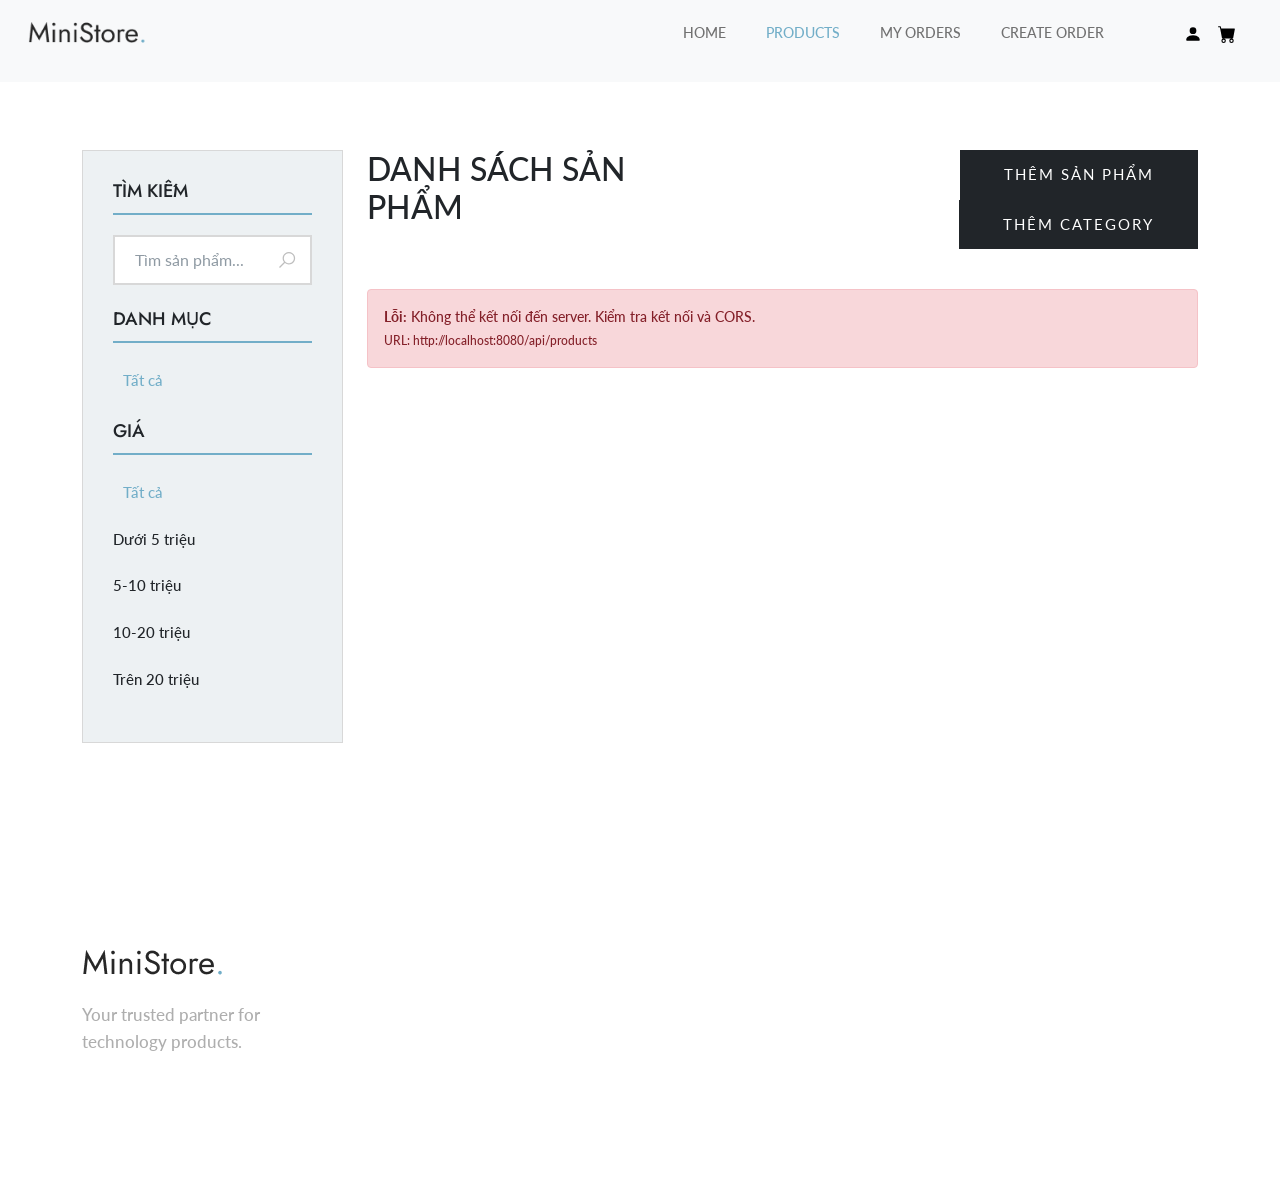
<file: index/product-list.html>
<!DOCTYPE html>
<html lang="vi">
<head>
    <meta charset="UTF-8">
    <meta http-equiv="X-UA-Compatible" content="IE=edge">
    <meta name="viewport" content="width=device-width, initial-scale=1.0">
    <title>Sản phẩm - Tech Store</title>
    <link rel="stylesheet" href="../css/bootstrap.min.css">
    <link rel="preconnect" href="https://fonts.googleapis.com">
    <link rel="preconnect" href="https://fonts.gstatic.com" crossorigin>
    <link href="https://fonts.googleapis.com/css2?family=Jost:wght@300;400;500&family=Lato:wght@300;400;700&display=swap" rel="stylesheet">
    <link rel="stylesheet" href="../css/style.css">
    <link rel="stylesheet" href="../css/product-list.css">
    <link rel="stylesheet" href="../css/logo.css">
</head>
<body>
<svg xmlns="http://www.w3.org/2000/svg" style="display: none;">
    <symbol xmlns="http://www.w3.org/2000/svg" id="search" viewBox="0 0 32 32">
        <path fill="currentColor" d="M19 3C13.488 3 9 7.488 9 13c0 2.395.84 4.59 2.25 6.313L3.281 27.28l1.439 1.44l7.968-7.969A9.922 9.922 0 0 0 19 23c5.512 0 10-4.488 10-10S24.512 3 19 3zm0 2c4.43 0 8 3.57 8 8s-3.57 8-8 8s-8-3.57-8-8s3.57-8 8-8z" />
    </symbol>
    <symbol xmlns="http://www.w3.org/2000/svg" id="user" viewBox="0 0 16 16">
        <path d="M3 14s-1 0-1-1 1-4 6-4 6 3 6 4-1 1-1 1H3Zm5-6a3 3 0 1 0 0-6 3 3 0 0 0 0 6Z" />
    </symbol>
    <symbol xmlns="http://www.w3.org/2000/svg" id="cart" viewBox="0 0 16 16">
        <path d="M0 1.5A.5.5 0 0 1 .5 1H2a.5.5 0 0 1 .485.379L2.89 3H14.5a.5.5 0 0 1 .491.592l-1.5 8A.5.5 0 0 1 13 12H4a.5.5 0 0 1-.491-.408L2.01 3.607 1.61 2H.5a.5.5 0 0 1-.5-.5zM5 12a2 2 0 1 0 0 4 2 2 0 0 0 0-4zm7 0a2 2 0 1 0 0 4 2 2 0 0 0 0-4zm-7 1a1 1 0 1 1 0 2 1 1 0 0 1 0-2zm7 0a1 1 0 1 1 0 2 1 1 0 0 1 0-2z" />
    </symbol>
    <symbol xmlns="http://www.w3.org/2000/svg" id="navbar-icon" viewBox="0 0 16 16">
        <path d="M14 10.5a.5.5 0 0 0-.5-.5h-3a.5.5 0 0 0 0 1h3a.5.5 0 0 0 .5-.5zm0-3a.5.5 0 0 0-.5-.5h-7a.5.5 0 0 0 0 1h7a.5.5 0 0 0 .5-.5zm0-3a.5.5 0 0 0-.5-.5h-11a.5.5 0 0 0 0 1h11a.5.5 0 0 0 .5-.5z" />
    </symbol>
</svg>

<header id="header" class="site-header header-scrolled position-fixed text-black bg-light">
    <nav id="header-nav" class="navbar navbar-expand-lg px-3 mb-3">
        <div class="container-fluid">
            <a class="navbar-brand" href="../index/index.html">
                <img src="../images/main-logo.png" class="logo" alt="Tech Store">
            </a>
            <button class="navbar-toggler d-flex d-lg-none order-3 p-2" type="button" data-bs-toggle="offcanvas" data-bs-target="#bdNavbar">
                <svg class="navbar-icon"><use xlink:href="#navbar-icon"></use></svg>
            </button>
            <div class="offcanvas offcanvas-end" tabindex="-1" id="bdNavbar">
                <div class="offcanvas-header px-4 pb-0">
                    <a class="navbar-brand" href="index.html">
                        <img src="../images/main-logo.png" class="logo" alt="Tech Store">
                    </a>
                    <button type="button" class="btn-close btn-close-black" data-bs-dismiss="offcanvas"></button>
                </div>
                <div class="offcanvas-body">
                    <ul id="navbar" class="navbar-nav text-uppercase justify-content-end align-items-center flex-grow-1 pe-3">
                        <li class="nav-item">
                            <a class="nav-link me-4" href="index.html">Home</a>
                        </li>
                        <li class="nav-item">
                            <a class="nav-link me-4 active" href="product-list.html">Products</a>
                        </li>
                        <li class="nav-item">
                            <a class="nav-link me-4" href="order-list.html">My Orders</a>
                        </li>
                        <li class="nav-item">
                            <a class="nav-link me-4" href="create-order.html">Create Order</a>
                        </li>
                        <li class="nav-item">
                            <div class="user-items ps-5">
                                <ul class="d-flex justify-content-end list-unstyled">
                                    <li class="pe-3">
                                        <a href="login.html" id="userInfo">
                                            <svg class="user"><use xlink:href="#user"></use></svg>
                                        </a>
                                    </li>
                                    <li>
                                        <a href="create-order.html">
                                            <svg class="cart"><use xlink:href="#cart"></use></svg>
                                        </a>
                                    </li>
                                </ul>
                            </div>
                        </li>
                    </ul>
                </div>
            </div>
        </div>
    </nav>
</header>

<section class="padding-large" style="padding-top: 150px;">
    <div class="container">
        <div class="row">
            <div class="col-lg-3">
                <!-- Sidebar Filter -->
                <div class="sidebar">
                    <h5 class="widget-title text-uppercase">Tìm kiếm</h5>
                    <div class="widget-search-bar mb-4">
                        <div class="position-relative">
                            <input type="text" class="form-control search-field" id="searchInput"
                                   placeholder="Tìm sản phẩm...">
                            <svg class="search-icon"><use xlink:href="#search"></use></svg>
                        </div>
                    </div>

                    <h5 class="widget-title text-uppercase mt-4">Danh mục</h5>
                    <ul class="sidebar-list list-unstyled" id="categoryList">
                        <li><a href="#" data-category="all" class="category-filter active">Tất cả</a></li>
                    </ul>

                    <h5 class="widget-title text-uppercase mt-4">Giá</h5>
                    <ul class="sidebar-list list-unstyled">
                        <li><a href="#" data-price="all" class="price-filter active">Tất cả</a></li>
                        <li><a href="#" data-price="0-5000000" class="price-filter">Dưới 5 triệu</a></li>
                        <li><a href="#" data-price="5000000-10000000" class="price-filter">5-10 triệu</a></li>
                        <li><a href="#" data-price="10000000-20000000" class="price-filter">10-20 triệu</a></li>
                        <li><a href="#" data-price="20000000-999999999" class="price-filter">Trên 20 triệu</a></li>
                    </ul>
                </div>
            </div>

            <div class="col-lg-9">

                <div class="display-header d-flex justify-content-between pb-3 mb-4">
                    <h2 class="display-7 text-dark text-uppercase">Danh sách sản phẩm</h2>
                    <div class="btn-right">
                        <a href="product-add.html" class="btn btn-medium btn-dark text-uppercase btn-rounded-none">
                            Thêm sản phẩm
                        </a>
                        <a href="category-add.html" class="btn btn-medium btn-dark text-uppercase btn-rounded-none">
                            Thêm Category
                        </a>
                    </div>
                </div>

                <div id="loading" class="text-center py-5">
                    <div class="spinner-border text-primary" role="status">
                        <span class="visually-hidden">Đang tải...</span>
                    </div>
                </div>

                <div id="productGrid" class="row g-4"></div>

                <div id="emptyState" class="text-center py-5" style="display: none;">
                    <h4 class="text-uppercase">Không tìm thấy sản phẩm</h4>
                    <p class="text-muted">Vui lòng thử lại với từ khóa khác</p>
                </div>
            </div>
        </div>
    </div>
</section>

<footer id="footer" class="overflow-hidden padding-large">
    <div class="container">
        <div class="row">
            <div class="footer-top-area">
                <div class="row d-flex flex-wrap justify-content-between">
                    <div class="col-lg-3 col-sm-6 pb-3">
                        <div class="footer-menu">
                            <img src="../images/main-logo.png" alt="logo">
                            <p>Your trusted partner for technology products.</p>
                        </div>
                    </div>
                </div>
            </div>
        </div>
    </div>
</footer>

<script src="../js/jquery-1.11.0.min.js"></script>
<script src="../js/bootstrap.bundle.min.js"></script>
<script src="../js/product-list.js"></script>
</body>
</html>
</file>
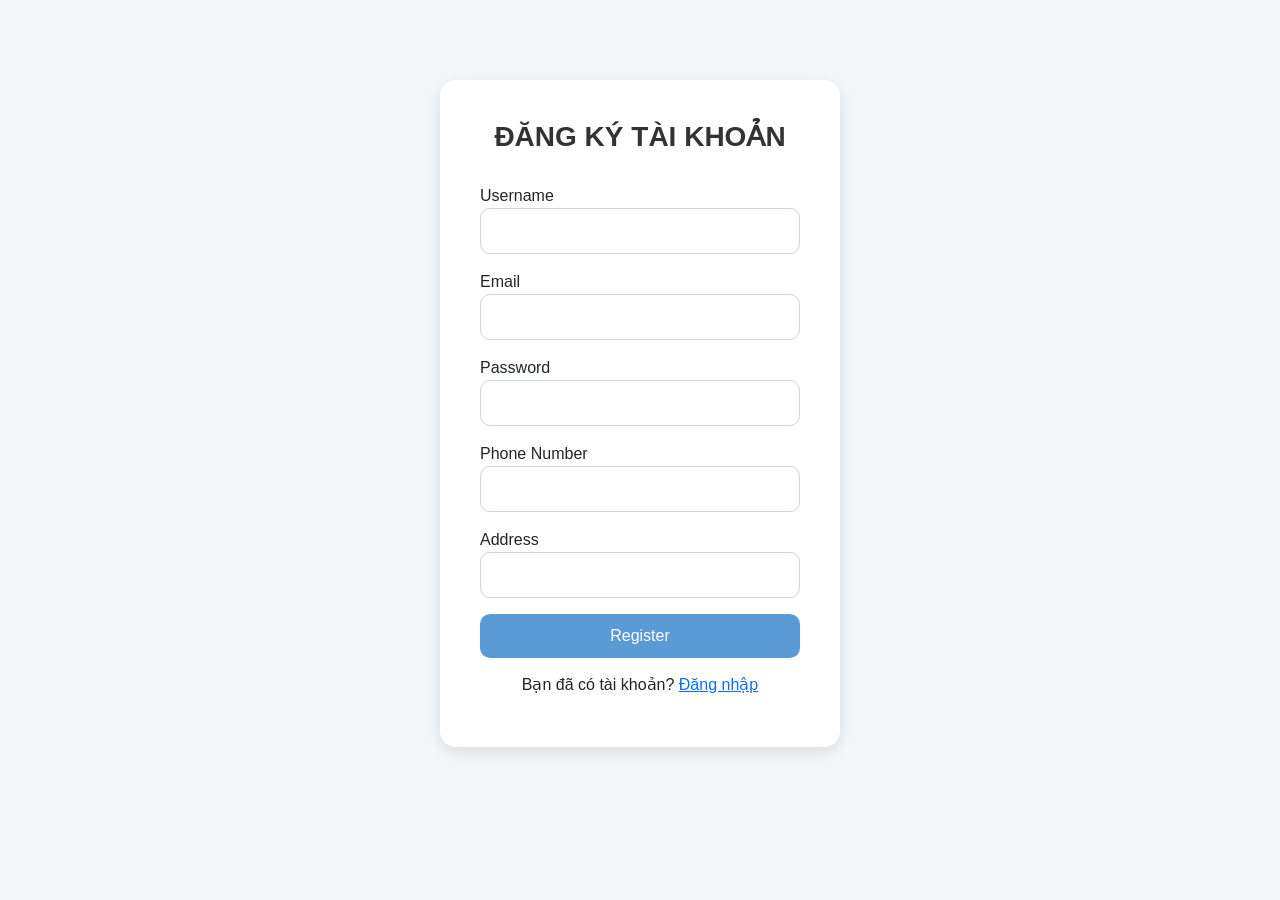
<file: index/register.html>
<!DOCTYPE html>
<html lang="en">
<head>
    <meta charset="UTF-8">
    <meta name="viewport" content="width=device-width, initial-scale=1.0">
    <title>Register | MiniStore</title>
    <link rel="stylesheet" href="../css/bootstrap.min.css">
    <style>
        body { font-family: 'Lato', sans-serif; background-color: #f4f7f9; }
        .register-container {
            max-width: 400px;
            margin: 80px auto;
            padding: 40px;
            background: #fff;
            border-radius: 16px;
            box-shadow: 0 5px 15px rgba(0,0,0,0.1);
        }
        .register-container h3 {
            text-align: center;
            font-weight: 600;
            margin-bottom: 30px;
            color: #333;
        }
        .form-control {
            border-radius: 10px;
            padding: 10px 15px;
        }
        .btn-primary {
            width: 100%;
            border-radius: 10px;
            background-color: #5a9bd5;
            border: none;
            padding: 10px;
            font-weight: 500;
        }
        .btn-primary:hover { background-color: #3b82c4; }
        .text-link { text-align: center; margin-top: 15px; }
        #errorMsg { color: red; font-weight: 500; margin-top: 10px; }
        #successMsg { color: green; font-weight: 500; margin-top: 10px; }
    </style>
</head>
<body>
<div class="register-container">
    <h3>ĐĂNG KÝ TÀI KHOẢN</h3>
    <form id="registerForm">
        <div class="mb-3">
            <label>Username</label>
            <input type="text" id="username" class="form-control" required>
        </div>
        <div class="mb-3">
            <label>Email</label>
            <input type="email" id="email" class="form-control" required>
        </div>
        <div class="mb-3">
            <label>Password</label>
            <input type="password" id="password" class="form-control" required>
        </div>
        <div class="mb-3">
            <label>Phone Number</label>
            <input type="text" id="phoneNumber" class="form-control" required>
        </div>
        <div class="mb-3">
            <label>Address</label>
            <input type="text" id="address" class="form-control" required>
        </div>
        <button type="submit" class="btn btn-primary">Register</button>
    </form>
    <div class="text-link">Bạn đã có tài khoản? <a href="login.html">Đăng nhập</a></div>
    <div id="errorMsg" class="text-center"></div>
    <div id="successMsg" class="text-center"></div>
</div>

<script src="https://code.jquery.com/jquery-3.6.4.min.js"></script>
<script>
    $("#registerForm").submit(function(e) {
        e.preventDefault();
        $("#errorMsg").html("");
        $("#successMsg").html("");

        const username = $("#username").val().trim();
        const email = $("#email").val().trim();
        const password = $("#password").val();
        const phoneNumber = $("#phoneNumber").val().trim();
        const address = $("#address").val().trim();

        // Validation client-side
        const passwordRegex = /^(?=.*[A-Za-z])(?=.*\d)(?=.*[@$!%*#?&]).{6,12}$/;
        const phoneRegex = /^0\d{9}$/;
        const emailRegex = /^[^\s@]+@[^\s@]+\.[^\s@]+$/;

        if (username.length < 3) {
            $("#errorMsg").html("Username phải có ít nhất 3 ký tự");
            return;
        }
        if (!emailRegex.test(email)) {
            $("#errorMsg").html("Email không hợp lệ");
            return;
        }
        if (!passwordRegex.test(password)) {
            $("#errorMsg").html("Password phải 6-12 ký tự, có chữ, số và ký tự đặc biệt");
            return;
        }
        if (!phoneRegex.test(phoneNumber)) {
            $("#errorMsg").html("Số điện thoại phải đủ 10 số và bắt đầu bằng 0");
            return;
        }
        if (address.length === 0) {
            $("#errorMsg").html("Địa chỉ không được để trống");
            return;
        }

        // POST dữ liệu lên server
        $.ajax({
            url: "http://localhost:8080/api/register",
            method: "POST",
            contentType: "application/json",
            data: JSON.stringify({ username, email, password, phoneNumber, address, role: "ROLE_USER" }),
            success: function() {
                // Thông báo thành công
                if (confirm("Đăng ký thành công! Nhấn OK để sang trang đăng nhập")) {
                    window.location.href="login.html";
                }
            },
            error: function(xhr) {
                $("#errorMsg").html(xhr.responseText || "Đăng ký thất bại, vui lòng thử lại");
            }
        });
    });
</script>
</body>
</html>
</file>
<file: style.css>
/*
Theme Name: Ministore
Theme URI: 
Author: 
Author URI: 
Description: Ministore is specially designed product packaged for Ministore by Moksha.
Version: 
*/

/*--------------------------------------------------------------
This is main CSS file that contains custom style rules used in this template
--------------------------------------------------------------*/

/*------------------------------------*\
    Table of contents
\*------------------------------------*/

/*------------------------------------------------

CSS STRUCTURE:

    
/*--------------------------------------------------------------
/** 1. VARIABLES
--------------------------------------------------------------*/
:root {
  --accent-color:             #717171;
  --white-color:              #fff;
  --black-color:              #000;
  --gray-color:               #F3F3F3;
  --gray-color-300:           #D8D8D8;
  --gray-color-500:           #AEAEAE;
  --gray-color-800:           #3A3A3A;
  --light-gray-color:         #D7DDDF;
  --primary-color:            #72AEC8;
  --bs-primary-rgb:           114,174,200;
  --light-color:              #f8f9fa;
  --dark-color:               #212529;
  --light-blue-color:         #EDF1F3;
  --navbar-color-color:       #131814;
  --swiper-theme-color:       #4A4A4A;
  --swiper-pagination-color:  #4A4A4A;

}

/* on mobile devices below 600px
 */
@media screen and (max-width: 600px) {
    :root {
        --header-height : 100px;
        --header-height-min   : 80px;
    }
}

/* Fonts */
:root {
    --body-font           : "Lato", sans-serif;
    --heading-font        : "Jost", sans-serif;
}

/*----------------------------------------------*/
/* 1 GENERAL TYPOGRAPHY */
/*----------------------------------------------*/

/* 1.1 General Styles
/*----------------------------------------------*/
*, *::before, *::after {
  -webkit-box-sizing: border-box;
  -moz-box-sizing: border-box;
  box-sizing: border-box;
}
html {
  box-sizing: border-box;
}
body {
  font-family: var(--body-font);
  font-size: 14px;
  font-weight: 500;
  line-height: 1.6;
  margin: 0;
}
p {
  font-size: 1.2em;
  color: var(--gray-color-500);
}
ul.inner-list li {
   font-size: 1.2em;
}
a {
  color: var(--dark-color);
  text-decoration: none;
  transition: 0.3s color ease-out;
}
a.light {
  color: var(--light-color);
}
a:hover {
  text-decoration: none;
  color: var(--primary-color);
}

/*------------ Background Color -----------*/
.bg-gray {
    background: var(--gray-color);
}
.bg-dark {
    background: var(--dark-color);
}
.bg-light {
    background: var(--light-color);
}
.bg-light-blue {
    background: var(--light-blue-color);
}

/* - Section Padding
--------------------------------------------------------------*/
.padding-xsmall {
  padding-top: 0.5em;
  padding-bottom: 0.5em;
}
.padding-small {
  padding-top: 2em;
  padding-bottom: 2em;
}
.padding-medium {
  padding-top: 4em;
  padding-bottom: 4em;
}
.padding-large {
  padding-top: 7em;
  padding-bottom: 7em;
}
.padding-xlarge {
  padding-top: 9.5em;
  padding-bottom: 9.5em;
}

/* no padding */
.no-padding-top {
  padding-top: 0 !important;
}
.no-padding-right {
  padding-right: 0 !important;
}
.no-padding-bottom {
  padding-bottom: 0 !important;
}
.no-padding-left {
  padding-left: 0 !important;
}
.no-padding-tb {
  padding-top: 0 !important;
  padding-bottom: 0 !important;
}
.no-padding-lr {
  padding-left: 0 !important;
  padding-right: 0 !important;
}
.no-gutter {
  padding: 0 !important;
}

/* no padding and margin */
.no-padding {
  padding: 0 !important;
}
.no-margin {
  margin: 0 !important;
}

/* - Section margin
--------------------------------------------------------------*/
.margin-small {
  margin-top: 3em;
  margin-bottom: 3em;
}
.margin-medium {
  margin-top: 5em;
  margin-bottom: 5em;
}
.margin-large {
  margin-top: 7em;
  margin-bottom: 7em;
}
.margin-xlarge {
  margin-top: 9em;
  margin-bottom: 9em;
}

@media only screen and (max-width: 768px) {
  .margin-small,
  .margin-medium,
  .margin-large {
    margin-top: 1em;
    margin-bottom: 1em;
  }
}


/* - Section Title
--------------------------------------------------------------*/
h3.card-title,
h3.cart-title {
   font-size: 1.5em;
}

/* - Section width
--------------------------------------------------------------*/
.u-full-width {
    width: 100%;
    border: none;
}

/*--------------------------------------------------------------
/** 2.10 Buttons
--------------------------------------------------------------*/
/* - Button Sizes
------------------------------------------------------------- */
.btn.btn-small {
  padding: 0.8em 1.8em;
  font-size: 0.65em;
}
.btn.btn-medium {
  padding: 0.8em 2.8em;
  font-size: 1.1em;
  letter-spacing: 2px;
}
.btn.btn-large {
  padding: 2.4em 5.1em;
  font-size: 1.8em;
}

/* - Button Shapes
------------------------------------------------------------- */
.btn.btn-rounded,
.btn.btn-rounded::after {
  border-radius: 6px;
}
.btn.btn-pill,
.btn.btn-pill::after {
  border-radius: 2em;
}
/* button outline */
.btn.btn-outline-dark,
.btn.btn-outline-light,
.btn.btn-outline-accent {
  background: transparent;
  text-shadow: none;
  box-shadow: none;
}
.btn.btn-outline-dark:hover::after,
.btn.btn-outline-light:hover::after {
  background-color: transparent;
}
.btn.btn-outline-dark {
  border-color: rgba(0,0,0,1);
  color: var(--dark-color);
}
.btn.btn-outline-dark:hover {
  background: var(--dark-color);
  color: var(--light-color);
}
.btn.btn-outline-light {
  border-color: rgba(255,255,255,0.5);
  color: var(--light-color);
}
.btn.btn-outline-light:hover {
  background: var(--primary-color);
  color: var(--light-color);
  border-color: var(--primary-color);
}
.btn.btn-outline-accent {
  background: transparent;
  border-color: var(--accent-color);
  color: var(--dark-color);
}
.btn.btn-outline-accent:hover {
  border-color: var(--dark-color);
  color: var(--dark-color) !important;
}
.btn.btn-full {
  display: block;
  margin: .85em 0;
  width: 100%;
  letter-spacing: 0.12em;
}

/* no border radius */
.btn-rounded-none,
.btn-rounded-none::after {
  border-radius: 0;
}

/* - Buttons Color Scheme
------------------------------------------------------------- */
.btn.btn-normal {
  text-decoration: underline;
  border: none;
}
.btn.btn-normal:hover {
  text-decoration: none;
}
.btn.btn-accent {
  color: var(--light-color);
  background-color: var(--accent-color);
  border: none;
}
.btn.btn-accent:hover {
  color: var(--light-color) !important;
  background-color: var(--primary-color);
}
.btn.btn-black {
  background-color: var(--dark-color);
  color: var(--light-color);
  border: none;
}
.btn.btn-black:hover {
  background-color: var(--primary-color);
  color: var(--light-color);
}
.btn.btn-light {
  background-color: var(--light-color);
  color: var(--dark-color);
  border: none;
}
.btn.btn-light:hover {
  background-color: var(--primary-color);
  color: var(--light-color);
}
.btn.btn-primary {
  background: var(--primary-color);
  color: var(--light-color);
  border: none;
}
.btn.btn-primary:hover {
  background-color: var(--dark-color);
  color: var(--light-color);
}

/* - Buttons Aligns
------------------------------------------------------------- */
.btn-left {
  text-align: left;
  display: block;
}
.btn-center {
  text-align: center;
  display: block;
}
.btn-right {
  text-align: right;
  display: block;
}

/*----------------------------------------------*/
/* 2 SITE STRUCTURE */
/*----------------------------------------------*/

/* - Search Bar
------------------------------------------------------------- */
.search-box {
    background: var(--gray-color);
    position: relative;
}
.close-button {
    position: absolute;
    top: 20px;
    right: 120px;
    cursor: pointer;
    z-index: 9;
}
.search-box input.search-input {
    font-size: 1.3em;
    width: 70%;
    height: 30px;
    padding: 25px;
    border-radius: 80px;
    border-color: rgb(0 0 0 / 25%);
    background: transparent;
}
.search-box svg {
    width: 22px;
    height: 22px;
    color: var(--primary-color);
}
.search-box svg.search {
    margin-left: -50px;
}


/** Search Form
--------------------------------------------------------------*/
.search-form input[type="search"].search-field {
  border: none;
  background: #f1f1f1;
  width: 100%;
  border-radius: 50px;
  padding: 10px 40px;
}
.search-form input[type="search"].search-field::focus {
  border-color: #af9aaa;
}
.search-form button {
  position: absolute;
  top: 6px;
  right: 9px;
  background: transparent;
  border: none;
}

/** Search Popup
--------------------------------------------------------------*/
.search-popup {
  background-color: #fff;
  position: fixed;
  left: 0;
  top: 0;
  width: 100%;
  height: 100%;
  opacity: 0;
  visibility: hidden;
  z-index: 9999;
  -webkit-transition: opacity 0.3s 0s, visibility 0s 0.3s;
  -moz-transition: opacity 0.3s 0s, visibility 0s 0.3s;
  transition: opacity 0.3s 0s, visibility 0s 0.3s;
}
.search-popup.is-visible {
  opacity: 1;
  visibility: visible;
  cursor: -webkit-image-set(url("data:image/svg+xml;charset=utf8,%3Csvg xmlns='http://www.w3.org/2000/svg' width='20' height='20' viewBox='0 0 20 20'%3E%3Cpath fill='%23FFF' d='M20 1l-1-1-9 9-9-9-1 1 9 9-9 9 1 1 9-9 9 9 1-1-9-9'/%3E%3C/svg%3E") 1x, url("data:image/svg+xml;charset=utf8,%3Csvg xmlns='http://www.w3.org/2000/svg' width='20' height='20' viewBox='0 0 20 20'%3E%3Cpath fill='%23000' d='M20 1l-1-1-9 9-9-9-1 1 9 9-9 9 1 1 9-9 9 9 1-1-9-9'/%3E%3C/svg%3E") 2x), pointer;
  cursor: url("data:image/svg+xml;charset=utf8,%3Csvg xmlns='http://www.w3.org/2000/svg' width='20' height='20' viewBox='0 0 20 20'%3E%3Cpath fill='%23000' d='M20 1l-1-1-9 9-9-9-1 1 9 9-9 9 1 1 9-9 9 9 1-1-9-9'/%3E%3C/svg%3E"), pointer;
  -webkit-transition: opacity 0.3s 0s, visibility 0s 0s;
  -moz-transition: opacity 0.3s 0s, visibility 0s 0s;
  transition: opacity 0.3s 0s, visibility 0s 0s;
}
.search-popup-container {
  background-color: transparent;
  position: relative;
  top: 50%;
  margin: 0 auto;
  padding: 0;
  width: 90%;
  max-width: 800px;
  text-align: center;
  box-shadow: none;
  cursor: default;
  -webkit-transform: translateY(-40px);
  transform: translateY(-40px);
  -webkit-backface-visibility: hidden;
  -webkit-transition-property: -webkit-transform;
  transition-property: transform;
  -webkit-transition-duration: 0.3s;
  transition-duration: 0.3s;
}
.is-visible .search-popup-container {
  -webkit-transform: translateY(-50%);
  transform: translateY(-50%);
}
.search-popup-form {
  position: relative;
  margin: 0 0 3em 0;
}
.search-popup-form .form-control {
  padding: 0 0 .375em 0;
  font-size: 2em;
}
.search-popup-form #search-popup-submit {
  display: none;
}
.search-popup .search-popup-close {
  display: block;
  position: absolute;
  top: 2em;
  right: 2em;
  margin: -0.5em;
  padding: 0.5em;
  line-height: 0;
}
.search-popup .search-popup-close:hover {
  -webkit-transform: rotate(90deg);
  -ms-transform: rotate(90deg);
  transform: rotate(90deg);
}
.search-popup .search-popup-close i {
  display: block;
  position: relative;
  width: 1em;
  height: 1em;
  fill: rgba(0,0,0,0.5);
}
.search-popup .search-popup-close:hover i {
  fill: rgba(0,0,0,1);
}
.search-popup .cat-list-title {
  margin-top: 40px;
  margin-bottom: 10px;
  font-size: 0.6em;
  font-weight: normal;
  text-transform: uppercase;
  letter-spacing: 0.1em;
}
.search-popup .cat-list {
  margin: 0;
  list-style-type: none;
}
.search-popup .cat-list-item {
  display: inline-block;
  margin-bottom: 0;
  letter-spacing: 0.015em;
  font-size: 2em;
}
.search-popup .cat-list-item a {
  position: relative;
}
.search-popup .cat-list-item a::after {
  background: none repeat scroll 0 0 #fff;
  content: "";
  height: 1px;
  border-bottom: 1px solid #ff9697;
  left: 0;
  opacity: 0;
  position: absolute;
  top: 100%;
  width: 100%;
  -webkit-transition: height 0.3s,opacity 0.3s,-webkit-transform 0.3s;
  transition: height 0.3s,opacity 0.3s,transform 0.3s;
  -webkit-transform: translateY(-5px);
  transform: translateY(-5px);
}
.search-popup .cat-list-item a:hover::after {
  height: 1px;
  opacity: 1;
  -webkit-transform: translateY(2px);
  transform: translateY(2px);
}
.search-popup .cat-list-item::after {
  content: "/";
  padding: 0 5px;
  line-height: 1;
  color: rgba(0, 0, 0, 0.5);
  vertical-align: text-top;
}
.search-popup .cat-list-item:last-child::after {
  display: none;
}

@media only screen and (max-width: 991px) {
  .search-popup .cat-list-item,
  .search-popup-form .form-control {
    font-size: 1.425em;
  }
}
@media only screen and (max-width: 767px) {
.search-popup .search-popup-close {
    top: 1em;
    right: 1em;
  }
}
@media only screen and (max-width: 575px) {
  .search-popup .cat-list-item,
  .search-popup-form .form-control {
    font-size: 1.125em;
  }
  .search-popup .search-popup-close {
    top: 1em;
    right: 1em;
  }
}

.search-popup input[type="search"] {
  font-size: 24px;
  height: 60px;
  padding: 26px;
}
.search-popup .search-form button {
  top: 12px;
  right: 15px;
}
.search-popup .search-form button svg {
  height: 28px;
  width: 28px;
}


/* 1. Header
/*----------------------------------------------*/
.site-header {
    position: fixed;
    width: 100%;
    z-index: 10;
    transition: background 0.3s ease-out;
}
.navbar-toggler svg.navbar-icon {
    width: 50px;
    height: 50px;
}
.navbar-nav .nav-item a.nav-link {
    color: var(--accent-color);
}
.navbar-nav .nav-item a.nav-link.active, 
.navbar-nav .nav-item a.nav-link:focus, 
.navbar-nav .nav-item a.nav-link:hover {
    color: var(--primary-color);
}

/*------------ Offcanvas -------------- */
#header-nav .navbar-toggler:focus {
    box-shadow: none;
}
#header-nav .offcanvas.show {
    z-index: 9999;
    background-color: var(--light-blue-color);
}
#header-nav .offcanvas-end {
    width: 500px;
}
.offcanvas.show .nav-item a.nav-link {
    font-size: 2em;
}
.offcanvas.show .offcanvas-body .navbar-nav {
    align-items: unset!important;
    padding-left: 20px;
}

/*------------ Top User Icons -----------*/
.site-header .user-items svg {
    width: 18px;
    height: 18px;
    cursor: pointer;
}

@media only screen and (max-width: 991px) {
  #navbar .user-items {
    display: none;
  }
}


/* 2. Billboard
/*----------------------------------------------*/
/*------------Swiper Arrow -----------*/
#billboard .swiper-arrow {
    position: absolute;
    top: 0;
    bottom: 0;
    z-index: 2;
    display: flex;
    align-items: center;
}
.swiper-icon.swiper-arrow svg {
    fill: var(--light-gray-color);
}
.swiper-icon.swiper-arrow:hover svg,
.swiper-icon.swiper-arrow:focus svg {
    fill: var(--primary-color);
}
#billboard .swiper-arrow.swiper-arrow-prev {
    left: 0;
}
#billboard .swiper-arrow.swiper-arrow-next {
    right: 0;
}

@media only screen and (max-width: 767px) {
  #billboard .banner-content {
      margin-top: 210px;
  }
  #billboard .image-holder {
      margin-top: -390px;
      opacity: 0.3;
  }
  #billboard .swiper-arrow {
      top: 400px;
  }
}

/* 3. Icon Box - Company Services
/*----------------------------------------------*/
.icon-box .icon-box-icon svg {
    width: 26px;
    height: 26px;
    fill: var(--primary-color);
}

@media only screen and (max-width: 991px) {
  #company-services .icon-box {
    flex-wrap: wrap;
  }
}

/* 4. Product
/*----------------------------------------------*/
.product-store .product-card .cart-concern {
    bottom: 75px;
    width: 100%;
    display: flex;
    justify-content: center;
    cursor: pointer;
    text-transform: uppercase;
    transition: all 0.3s ease-out;
    opacity: 0;
}
.product-store .product-card:hover .cart-concern {
    bottom: 90px;
    opacity: 1;
}
.product-card .cart-concern svg {
    width: 16px;
    height: 16px;
    fill: var(--light-color);
    margin-left: 9px;
}
.product-card .card-detail span {
    font-size: 1.5em;
}

@media only screen and (max-width: 575px) {
  .product-store .product-card .card-detail {
      padding: 10px;
  }
}

/*------------Swiper Pagination -----------*/
.product-store .swiper-pagination.swiper-pagination-clickable.swiper-pagination-bullets.swiper-pagination-horizontal {
    bottom: 35px;
}
.swiper-pagination span.swiper-pagination-bullet {
    width: 15px;
    height: 15px;
}

/* 5. Testimonial
/*----------------------------------------------*/
.review-item blockquote {
    font-size: 2.5em;
    font-weight: 300;
    line-height: 1.2;
}
.rating svg.star {
    width: 16px;
    height: 16px;
    fill: var(--primary-color);
}
#testimonials .swiper-arrow svg {
    width: 45px;
    height: 45px;
    fill: var(--light-gray-color);
}
.review-content .swiper-arrow {
    top: 0;
    bottom: 0;
    z-index: 2;
}
.review-content .swiper-arrow.swiper-arrow-next {
    right: 0;
}
.review-content .quotation svg.quote {
    color: var(--light-blue-color);
}

@media only screen and (max-width: 767px) {
  #testimonials blockquote {
      font-size: 2em;
  }
  .review-content .swiper-arrow {
      bottom: -420px;
  }
}

/* 6. Subscribe
/*----------------------------------------------*/
.subscribe-content p {
   color: var(--gray-color-500);
}

@media only screen and (max-width: 1199px) {
  .subscription-form input.form-control,
  .subscription-form button {
      width: 100%;
      margin-bottom: 10px;
  }
}

/* 7. Instagram
/*----------------------------------------------*/
#instagram figure.instagram-item {
    width: 20%;
}
figure.instagram-item img.insta-image {
    width: 100%;
    height: 100%;
    object-fit: cover;
}
.instagram-item .icon-overlay {
    top: 30px;
    left: 0;
    width: 100%;
    height: auto;
    color: var(--light-color);
    opacity: 0;
    transition: 0.9s ease-out;
}
.instagram-item:hover .icon-overlay {
    top: 0;
    opacity: 1;
}
.instagram-item .icon-overlay svg.instagram {
    height: 50px;
}

@media only screen and (max-width: 767px) {
  #instagram figure.instagram-item {
      width: 30%;
  }
}

@media only screen and (max-width: 501px) {
  #instagram figure.instagram-item {
      width: 100%;
  }
}

/* 8. Footer
/*----------------------------------------------*/
/*------------ Social Icon -----------*/
.social-links svg {
    width: 20px;
    height: 20px;
    color: var(--light-gray-color);
}
.social-links svg:hover {
    color: var(--primary-color);
}
.social-links li {
  padding-right: 30px;
}


/* 9. About Us Page
/*----------------------------------------------*/
/*------------ Video Icon -----------*/
.video-item a {
    top: 0;
    right: 0;
    bottom: 0;
    left: 0;
}
.video-item svg.video-player {
    width: 80px;
    height: 80px;
    padding: 19px;
    border-radius: 50%;
}

/* - Shop Page
--------------------------------------------------------------*/
/* ----------- Search Bar -----------*/
.shopify-grid select#input-sort {
    font-size: 1.2em;
    color: var(--dark-grey-color);
    border: none;
    padding: 0;
    text-align: center;
}

/* ----------- SideBar -----------*/
.sidebar input.search-field {
    width: 290px;
    height: 50px;
    box-shadow: 5px 5px 15px 5px #eee;
    border: 1px solid #eee;
    padding-left: 20px;
    outline-offset: 0;
}
.sidebar .search-icon {
    padding: 14px;
}
.sidebar svg.search {
    width: 20px;
    height: 20px;
}
.sidebar h5.widget-title {
    font-size: 1.4em;
    margin-bottom: 15px;
}
.sidebar .sidebar-list li {
    font-size: 1.2em;
}
.sidebar .sidebar-list li a {
    color: var(--dark-30);
}
.sidebar .sidebar-list li a:hover {
    color: var(--primary-color);
}

@media only screen and (max-width: 991px) {
  .widget-search-bar form {
      flex-wrap: wrap;
  }
}

/* ----------- Pagination -----------*/
.paging-navigation .pagination .page-numbers {
    font-size: 1.4em;
    color: var(--gray-color-500);
}
.paging-navigation .pagination .page-numbers:hover {
    color: var(--primary-color);
}
.paging-navigation .pagination svg {
    width: 35px;
}


/* 10. Single Product Page
/*----------------------------------------------*/
/*------------ Product Info -----------*/
.product-info .rating svg.star-fill {
    fill: var(--dark-color);
}
.product-info .select-list li.select-item {
    font-size: 1.2em;
}
.product-quantity .input-group {
  width: 140px;
  gap: 2px;
}
.product-quantity #quantity {
  height: auto;
  width: 20px;
  border: none;
  margin: 0;
  padding: 0;
}
.product-quantity #quantity,
.product-quantity .btn-number {
  width: 40px;
  height: 40px;
  text-align: center;
  background: #FFFFFF;
  border: 1px solid #E2E2E2;
  border-radius: 6px;
  color: #222;
  padding: 0;
}
.single-product .cart-wrap h4.item-title {
    font-size: 1.5em;
}
.single-product .product-quantity .stock-number {
    font-size: 1.2em;
}
.meta-product h4.item-title {
    font-size: 1.2em;
}

/*------------ Product Info Tabs -----------*/
.product-info-tabs .tabs-listing button {
    font-size: 2em;
    color: var(--dark-color);
}
.product-info-tabs .nav-tabs .nav-link {
    border: none;
}
.product-info-tabs .nav-tabs .nav-item.show .nav-link, 
.product-info-tabs .nav-tabs .nav-link.active {
    color: var(--primary-color);
}


@media only screen and (max-width: 991px) {
  .product-info-tabs .tabs-listing button {
      font-size: 1.2em;
      padding-right: 20px!important;
  }
}


/* 10. Cart Page
-----------------------------------------------------*/
.shopify-cart .card-price .money {
    font-size: 1.5em;
}
.shopify-cart .total-price .money {
    font-size: 2.9em;
}
.total-price .cart-totals {
    font-size: 1.5em;
}
.shopify-cart .table th {
    width: 30%;
}


/* 11. Checkout Page
--------------------------------------------------------------*/
.list-group-item span {
    font-size: 1.2em;
}


/* 12. Blog Page
--------------------------------------------------------------*/
/*------------ Sidebar -----------*/
.sidebar-post-item h4.card-title {
    font-size: 1.2em;
}

/* 13. Sibgle Post Page
--------------------------------------------------------------*/
#single-post-navigation .post-navigation span.page-nav-title {
    font-size: 1.5em;
}
.post-navigation svg {
    width: 30px;
    height: 45px;
}
.post-navigation:hover svg,
.post-navigation:focus svg {
    fill: var(--primary-color);
}
</file>
<file: css/style.css>
/*
Theme Name: Ministore
Theme URI:
Author:
Author URI:
Description: Ministore is specially designed product packaged for Ministore by Moksha.
Version:
*/

/*--------------------------------------------------------------
This is main CSS file that contains custom style rules used in this template
--------------------------------------------------------------*/

/*------------------------------------*\
    Table of contents
\*------------------------------------*/

/*------------------------------------------------

CSS STRUCTURE:

1. VARIABLES
2. GENERAL TYPOGRAPHY
3. SITE STRUCTURE
4. HEADER
5. BILLBOARD
6. ICON BOX
7. PRODUCT
8. TESTIMONIAL
9. SUBSCRIBE
10. INSTAGRAM
11. FOOTER
12. ABOUT US PAGE
13. SHOP PAGE
14. SINGLE PRODUCT PAGE
15. CART PAGE
16. CHECKOUT PAGE
17. BLOG PAGE
18. SINGLE POST PAGE

------------------------------------------------*/

/*--------------------------------------------------------------
/** 1. VARIABLES
--------------------------------------------------------------*/
:root {
  --accent-color:             #717171;
  --white-color:              #fff;
  --black-color:              #000;
  --gray-color:               #F3F3F3;
  --gray-color-300:           #D8D8D8;
  --gray-color-500:           #AEAEAE;
  --gray-color-800:           #3A3A3A;
  --light-gray-color:         #D7DDDF;
  --primary-color:            #72AEC8;
  --bs-primary-rgb:           114,174,200;
  --light-color:              #f8f9fa;
  --dark-color:               #212529;
  --light-blue-color:         #EDF1F3;
  --navbar-color-color:       #131814;
  --swiper-theme-color:       #4A4A4A;
  --swiper-pagination-color:  #4A4A4A;
  --dark-grey-color:          #6c757d;
  --dark-30:                  #4d4d4d;
}

/* on mobile devices below 600px */
@media screen and (max-width: 600px) {
  :root {
    --header-height : 100px;
    --header-height-min   : 80px;
  }
}

/* Fonts */
:root {
  --body-font           : "Lato", sans-serif;
  --heading-font        : "Jost", sans-serif;
}

/*----------------------------------------------*/
/* 2. GENERAL TYPOGRAPHY */
/*----------------------------------------------*/

/* 2.1 General Styles
/*----------------------------------------------*/
*, *::before, *::after {
  -webkit-box-sizing: border-box;
  -moz-box-sizing: border-box;
  box-sizing: border-box;
}
html {
  box-sizing: border-box;
}
body {
  font-family: var(--body-font);
  font-size: 14px;
  font-weight: 500;
  line-height: 1.6;
  margin: 0;
}
p {
  font-size: 1.2em;
  color: var(--gray-color-500);
}
ul.inner-list li {
  font-size: 1.2em;
}
a {
  color: var(--dark-color);
  text-decoration: none;
  transition: 0.3s color ease-out;
}
a.light {
  color: var(--light-color);
}
a:hover {
  text-decoration: none;
  color: var(--primary-color);
}

/*------------ Background Color -----------*/
.bg-gray {
  background: var(--gray-color);
}
.bg-dark {
  background: var(--dark-color);
}
.bg-light {
  background: var(--light-color);
}
.bg-light-blue {
  background: var(--light-blue-color);
}

/* - Section Padding
--------------------------------------------------------------*/
.padding-xsmall {
  padding-top: 0.5em;
  padding-bottom: 0.5em;
}
.padding-small {
  padding-top: 2em;
  padding-bottom: 2em;
}
.padding-medium {
  padding-top: 4em;
  padding-bottom: 4em;
}
.padding-large {
  padding-top: 7em;
  padding-bottom: 7em;
}
.padding-xlarge {
  padding-top: 9.5em;
  padding-bottom: 9.5em;
}

/* no padding */
.no-padding-top {
  padding-top: 0 !important;
}
.no-padding-right {
  padding-right: 0 !important;
}
.no-padding-bottom {
  padding-bottom: 0 !important;
}
.no-padding-left {
  padding-left: 0 !important;
}
.no-padding-tb {
  padding-top: 0 !important;
  padding-bottom: 0 !important;
}
.no-padding-lr {
  padding-left: 0 !important;
  padding-right: 0 !important;
}
.no-gutter {
  padding: 0 !important;
}

/* no padding and margin */
.no-padding {
  padding: 0 !important;
}
.no-margin {
  margin: 0 !important;
}

/* - Section margin
--------------------------------------------------------------*/
.margin-small {
  margin-top: 3em;
  margin-bottom: 3em;
}
.margin-medium {
  margin-top: 5em;
  margin-bottom: 5em;
}
.margin-large {
  margin-top: 7em;
  margin-bottom: 7em;
}
.margin-xlarge {
  margin-top: 9em;
  margin-bottom: 9em;
}

@media only screen and (max-width: 768px) {
  .margin-small,
  .margin-medium,
  .margin-large {
    margin-top: 1em;
    margin-bottom: 1em;
  }
}

/* - Section Title
--------------------------------------------------------------*/
h3.card-title,
h3.cart-title {
  font-size: 1.5em;
}

/* - Section width
--------------------------------------------------------------*/
.u-full-width {
  width: 100%;
  border: none;
}

/*--------------------------------------------------------------
/** 2.10 Buttons
--------------------------------------------------------------*/
/* - Button Sizes
------------------------------------------------------------- */
.btn.btn-small {
  padding: 0.8em 1.8em;
  font-size: 0.65em;
}
.btn.btn-medium {
  padding: 0.8em 2.8em;
  font-size: 1.1em;
  letter-spacing: 2px;
}
.btn.btn-large {
  padding: 2.4em 5.1em;
  font-size: 1.8em;
}

/* - Button Shapes
------------------------------------------------------------- */
.btn.btn-rounded,
.btn.btn-rounded::after {
  border-radius: 6px;
}
.btn.btn-pill,
.btn.btn-pill::after {
  border-radius: 2em;
}
/* button outline */
.btn.btn-outline-dark,
.btn.btn-outline-light,
.btn.btn-outline-accent {
  background: transparent;
  text-shadow: none;
  box-shadow: none;
}
.btn.btn-outline-dark:hover::after,
.btn.btn-outline-light:hover::after {
  background-color: transparent;
}
.btn.btn-outline-dark {
  border-color: rgba(0,0,0,1);
  color: var(--dark-color);
}
.btn.btn-outline-dark:hover {
  background: var(--dark-color);
  color: var(--light-color);
}
.btn.btn-outline-light {
  border-color: rgba(255,255,255,0.5);
  color: var(--light-color);
}
.btn.btn-outline-light:hover {
  background: var(--primary-color);
  color: var(--light-color);
  border-color: var(--primary-color);
}
.btn.btn-outline-accent {
  background: transparent;
  border-color: var(--accent-color);
  color: var(--dark-color);
}
.btn.btn-outline-accent:hover {
  border-color: var(--dark-color);
  color: var(--dark-color) !important;
}
.btn.btn-full {
  display: block;
  margin: .85em 0;
  width: 100%;
  letter-spacing: 0.12em;
}

/* no border radius */
.btn-rounded-none,
.btn-rounded-none::after {
  border-radius: 0;
}

/* - Buttons Color Scheme
------------------------------------------------------------- */
.btn.btn-normal {
  text-decoration: underline;
  border: none;
}
.btn.btn-normal:hover {
  text-decoration: none;
}
.btn.btn-accent {
  color: var(--light-color);
  background-color: var(--accent-color);
  border: none;
}
.btn.btn-accent:hover {
  color: var(--light-color) !important;
  background-color: var(--primary-color);
}
.btn.btn-black {
  background-color: var(--dark-color);
  color: var(--light-color);
  border: none;
}
.btn.btn-black:hover {
  background-color: var(--primary-color);
  color: var(--light-color);
}
.btn.btn-light {
  background-color: var(--light-color);
  color: var(--dark-color);
  border: none;
}
.btn.btn-light:hover {
  background-color: var(--primary-color);
  color: var(--light-color);
}
.btn.btn-primary {
  background: var(--primary-color);
  color: var(--light-color);
  border: none;
}
.btn.btn-primary:hover {
  background-color: var(--dark-color);
  color: var(--light-color);
}

/* - Buttons Aligns
------------------------------------------------------------- */
.btn-left {
  text-align: left;
  display: block;
}
.btn-center {
  text-align: center;
  display: block;
}
.btn-right {
  text-align: right;
  display: block;
}

/*----------------------------------------------*/
/* 3. SITE STRUCTURE */
/*----------------------------------------------*/

/* - Search Bar
------------------------------------------------------------- */
.search-box {
  background: var(--gray-color);
  position: relative;
}
.close-button {
  position: absolute;
  top: 20px;
  right: 120px;
  cursor: pointer;
  z-index: 9;
}
.search-box input.search-input {
  font-size: 1.3em;
  width: 70%;
  height: 30px;
  padding: 25px;
  border-radius: 80px;
  border-color: rgb(0 0 0 / 25%);
  background: transparent;
}
.search-box svg {
  width: 22px;
  height: 22px;
  color: var(--primary-color);
}
.search-box svg.search {
  margin-left: -50px;
}

/** Search Form
--------------------------------------------------------------*/
.search-form input[type="search"].search-field {
  border: none;
  background: #f1f1f1;
  width: 100%;
  border-radius: 50px;
  padding: 10px 40px;
}
.search-form input[type="search"].search-field:focus {
  border-color: #af9aaa;
}
.search-form button {
  position: absolute;
  top: 6px;
  right: 9px;
  background: transparent;
  border: none;
}

/** Search Popup
--------------------------------------------------------------*/
.search-popup {
  background-color: #fff;
  position: fixed;
  left: 0;
  top: 0;
  width: 100%;
  height: 100%;
  opacity: 0;
  visibility: hidden;
  z-index: 9999;
  -webkit-transition: opacity 0.3s 0s, visibility 0s 0.3s;
  -moz-transition: opacity 0.3s 0s, visibility 0s 0.3s;
  transition: opacity 0.3s 0s, visibility 0s 0.3s;
}
.search-popup.is-visible {
  opacity: 1;
  visibility: visible;
  cursor: -webkit-image-set(url("data:image/svg+xml;charset=utf8,%3Csvg xmlns='http://www.w3.org/2000/svg' width='20' height='20' viewBox='0 0 20 20'%3E%3Cpath fill='%23FFF' d='M20 1l-1-1-9 9-9-9-1 1 9 9-9 9 1 1 9-9 9 9 1-1-9-9'/%3E%3C/svg%3E") 1x, url("data:image/svg+xml;charset=utf8,%3Csvg xmlns='http://www.w3.org/2000/svg' width='20' height='20' viewBox='0 0 20 20'%3E%3Cpath fill='%23000' d='M20 1l-1-1-9 9-9-9-1 1 9 9-9 9 1 1 9-9 9 9 1-1-9-9'/%3E%3C/svg%3E") 2x), pointer;
  cursor: url("data:image/svg+xml;charset=utf8,%3Csvg xmlns='http://www.w3.org/2000/svg' width='20' height='20' viewBox='0 0 20 20'%3E%3Cpath fill='%23000' d='M20 1l-1-1-9 9-9-9-1 1 9 9-9 9 1 1 9-9 9 9 1-1-9-9'/%3E%3C/svg%3E"), pointer;
  -webkit-transition: opacity 0.3s 0s, visibility 0s 0s;
  -moz-transition: opacity 0.3s 0s, visibility 0s 0s;
  transition: opacity 0.3s 0s, visibility 0s 0s;
}
.search-popup-container {
  background-color: transparent;
  position: relative;
  top: 50%;
  margin: 0 auto;
  padding: 0;
  width: 90%;
  max-width: 800px;
  text-align: center;
  box-shadow: none;
  cursor: default;
  -webkit-transform: translateY(-40px);
  transform: translateY(-40px);
  -webkit-backface-visibility: hidden;
  -webkit-transition-property: -webkit-transform;
  transition-property: transform;
  -webkit-transition-duration: 0.3s;
  transition-duration: 0.3s;
}
.is-visible .search-popup-container {
  -webkit-transform: translateY(-50%);
  transform: translateY(-50%);
}
.search-popup-form {
  position: relative;
  margin: 0 0 3em 0;
}
.search-popup-form .form-control {
  padding: 0 0 .375em 0;
  font-size: 2em;
}
.search-popup-form #search-popup-submit {
  display: none;
}
.search-popup .search-popup-close {
  display: block;
  position: absolute;
  top: 2em;
  right: 2em;
  margin: -0.5em;
  padding: 0.5em;
  line-height: 0;
}
.search-popup .search-popup-close:hover {
  -webkit-transform: rotate(90deg);
  -ms-transform: rotate(90deg);
  transform: rotate(90deg);
}
.search-popup .search-popup-close i {
  display: block;
  position: relative;
  width: 1em;
  height: 1em;
  fill: rgba(0,0,0,0.5);
}
.search-popup .search-popup-close:hover i {
  fill: rgba(0,0,0,1);
}
.search-popup .cat-list-title {
  margin-top: 40px;
  margin-bottom: 10px;
  font-size: 0.6em;
  font-weight: normal;
  text-transform: uppercase;
  letter-spacing: 0.1em;
}
.search-popup .cat-list {
  margin: 0;
  list-style-type: none;
}
.search-popup .cat-list-item {
  display: inline-block;
  margin-bottom: 0;
  letter-spacing: 0.015em;
  font-size: 2em;
}
.search-popup .cat-list-item a {
  position: relative;
}
.search-popup .cat-list-item a::after {
  background: none repeat scroll 0 0 #fff;
  content: "";
  height: 1px;
  border-bottom: 1px solid #ff9697;
  left: 0;
  opacity: 0;
  position: absolute;
  top: 100%;
  width: 100%;
  -webkit-transition: height 0.3s,opacity 0.3s,-webkit-transform 0.3s;
  transition: height 0.3s,opacity 0.3s,transform 0.3s;
  -webkit-transform: translateY(-5px);
  transform: translateY(-5px);
}
.search-popup .cat-list-item a:hover::after {
  height: 1px;
  opacity: 1;
  -webkit-transform: translateY(2px);
  transform: translateY(2px);
}
.search-popup .cat-list-item::after {
  content: "/";
  padding: 0 5px;
  line-height: 1;
  color: rgba(0, 0, 0, 0.5);
  vertical-align: text-top;
}
.search-popup .cat-list-item:last-child::after {
  display: none;
}

@media only screen and (max-width: 991px) {
  .search-popup .cat-list-item,
  .search-popup-form .form-control {
    font-size: 1.425em;
  }
}
@media only screen and (max-width: 767px) {
  .search-popup .search-popup-close {
    top: 1em;
    right: 1em;
  }
}
@media only screen and (max-width: 575px) {
  .search-popup .cat-list-item,
  .search-popup-form .form-control {
    font-size: 1.125em;
  }
  .search-popup .search-popup-close {
    top: 1em;
    right: 1em;
  }
}

.search-popup input[type="search"] {
  font-size: 24px;
  height: 60px;
  padding: 26px;
}
.search-popup .search-form button {
  top: 12px;
  right: 15px;
}
.search-popup .search-form button svg {
  height: 28px;
  width: 28px;
}

/*----------------------------------------------*/
/* 4. HEADER */
/*----------------------------------------------*/
.site-header {
  position: fixed;
  width: 100%;
  z-index: 10;
  transition: background 0.3s ease-out;
}
.navbar-toggler svg.navbar-icon {
  width: 50px;
  height: 50px;
}
.navbar-nav .nav-item a.nav-link {
  color: var(--accent-color);
}
.navbar-nav .nav-item a.nav-link.active,
.navbar-nav .nav-item a.nav-link:focus,
.navbar-nav .nav-item a.nav-link:hover {
  color: var(--primary-color);
}

/*------------ Offcanvas -------------- */
#header-nav .navbar-toggler:focus {
  box-shadow: none;
}
#header-nav .offcanvas.show {
  z-index: 9999;
  background-color: var(--light-blue-color);
}
#header-nav .offcanvas-end {
  width: 500px;
}
.offcanvas.show .nav-item a.nav-link {
  font-size: 2em;
}
.offcanvas.show .offcanvas-body .navbar-nav {
  align-items: unset!important;
  padding-left: 20px;
}

/*------------ Top User Icons -----------*/
.site-header .user-items svg {
  width: 18px;
  height: 18px;
  cursor: pointer;
}

@media only screen and (max-width: 991px) {
  #navbar .user-items {
    display: none;
  }
}

/*----------------------------------------------*/
/* 5. BILLBOARD */
/*----------------------------------------------*/
/*------------Swiper Arrow -----------*/
#billboard .swiper-arrow {
  position: absolute;
  top: 0;
  bottom: 0;
  z-index: 2;
  display: flex;
  align-items: center;
}
.swiper-icon.swiper-arrow svg {
  fill: var(--light-gray-color);
}
.swiper-icon.swiper-arrow:hover svg,
.swiper-icon.swiper-arrow:focus svg {
  fill: var(--primary-color);
}
#billboard .swiper-arrow.swiper-arrow-prev {
  left: 0;
}
#billboard .swiper-arrow.swiper-arrow-next {
  right: 0;
}

@media only screen and (max-width: 767px) {
  #billboard .banner-content {
    margin-top: 210px;
  }
  #billboard .image-holder {
    margin-top: -390px;
    opacity: 0.3;
  }
  #billboard .swiper-arrow {
    top: 400px;
  }
}

/*----------------------------------------------*/
/* 6. ICON BOX - Company Services */
/*----------------------------------------------*/
.icon-box .icon-box-icon svg {
  width: 26px;
  height: 26px;
  fill: var(--primary-color);
}

@media only screen and (max-width: 991px) {
  #company-services .icon-box {
    flex-wrap: wrap;
  }
}

/*----------------------------------------------*/
/* 7. PRODUCT */
/*----------------------------------------------*/
.product-store .product-card .cart-concern {
  bottom: 75px;
  width: 100%;
  display: flex;
  justify-content: center;
  cursor: pointer;
  text-transform: uppercase;
  transition: all 0.3s ease-out;
  opacity: 0;
}
.product-store .product-card:hover .cart-concern {
  bottom: 90px;
  opacity: 1;
}
.product-card .cart-concern svg {
  width: 16px;
  height: 16px;
  fill: var(--light-color);
  margin-left: 9px;
}
.product-card .card-detail span {
  font-size: 1.5em;
}

@media only screen and (max-width: 575px) {
  .product-store .product-card .card-detail {
    padding: 10px;
  }
}

/*------------Swiper Pagination -----------*/
.product-store .swiper-pagination.swiper-pagination-clickable.swiper-pagination-bullets.swiper-pagination-horizontal {
  bottom: 35px;
}
.swiper-pagination span.swiper-pagination-bullet {
  width: 15px;
  height: 15px;
}

/*----------------------------------------------*/
/* 8. TESTIMONIAL */
/*----------------------------------------------*/
.review-item blockquote {
  font-size: 2.5em;
  font-weight: 300;
  line-height: 1.2;
}
.rating svg.star {
  width: 16px;
  height: 16px;
  fill: var(--primary-color);
}
#testimonials .swiper-arrow svg {
  width: 45px;
  height: 45px;
  fill: var(--light-gray-color);
}
.review-content .swiper-arrow {
  top: 0;
  bottom: 0;
  z-index: 2;
}
.review-content .swiper-arrow.swiper-arrow-next {
  right: 0;
}
.review-content .quotation svg.quote {
  color: var(--light-blue-color);
}

@media only screen and (max-width: 767px) {
  #testimonials blockquote {
    font-size: 2em;
  }
  .review-content .swiper-arrow {
    bottom: -420px;
  }
}

/*----------------------------------------------*/
/* 9. SUBSCRIBE */
/*----------------------------------------------*/
.subscribe-content p {
  color: var(--gray-color-500);
}

@media only screen and (max-width: 1199px) {
  .subscription-form input.form-control,
  .subscription-form button {
    width: 100%;
    margin-bottom: 10px;
  }
}

/*----------------------------------------------*/
/* 10. INSTAGRAM */
/*----------------------------------------------*/
#instagram figure.instagram-item {
  width: 20%;
}
figure.instagram-item img.insta-image {
  width: 100%;
  height: 100%;
  object-fit: cover;
}
.instagram-item .icon-overlay {
  top: 30px;
  left: 0;
  width: 100%;
  height: auto;
  color: var(--light-color);
  opacity: 0;
  transition: 0.9s ease-out;
}
.instagram-item:hover .icon-overlay {
  top: 0;
  opacity: 1;
}
.instagram-item .icon-overlay svg.instagram {
  height: 50px;
}

@media only screen and (max-width: 767px) {
  #instagram figure.instagram-item {
    width: 30%;
  }
}

@media only screen and (max-width: 501px) {
  #instagram figure.instagram-item {
    width: 100%;
  }
}

/*----------------------------------------------*/
/* 11. FOOTER */
/*----------------------------------------------*/
/*------------ Social Icon -----------*/
.social-links svg {
  width: 20px;
  height: 20px;
  color: var(--light-gray-color);
}
.social-links svg:hover {
  color: var(--primary-color);
}
.social-links li {
  padding-right: 30px;
}

/*----------------------------------------------*/
/* 12. ABOUT US PAGE */
/*----------------------------------------------*/
/*------------ Video Icon -----------*/
.video-item a {
  top: 0;
  right: 0;
  bottom: 0;
  left: 0;
}
.video-item svg.video-player {
  width: 80px;
  height: 80px;
  padding: 19px;
  border-radius: 50%;
}

/*----------------------------------------------*/
/* 13. SHOP PAGE */
/*----------------------------------------------*/
/* ----------- Search Bar -----------*/
.shopify-grid select#input-sort {
  font-size: 1.2em;
  color: var(--dark-grey-color);
  border: none;
  padding: 0;
  text-align: center;
}

/* ----------- SideBar -----------*/
/* Làm đẹp thanh tìm kiếm trong sidebar */
.sidebar .widget-search-bar .position-relative {
  display: block;
}

.sidebar .search-field {
  width: 100%;
  height: 44px;
  border-radius: 999px;
  padding-left: 16px;
  padding-right: 44px; /* chừa chỗ cho icon */
  border: 1px solid #e3e6ea;
  background-color: #fff;
  box-shadow: none;
  transition: border-color .15s ease, box-shadow .15s ease;
}

.sidebar .search-field::placeholder {
  color: #8f9aa3;
}

.sidebar .search-field:focus {
  border-color: #0d6efd;
  box-shadow: 0 0 0 0.15rem rgba(13, 110, 253, 0.15);
}

/* Icon kính lúp nằm bên trong input */
.sidebar .search-icon {
  position: absolute;
  right: 14px;
  top: 50%;
  transform: translateY(-50%);
  width: 18px;
  height: 18px;
  color: #6c757d;      /* dùng currentColor trong symbol */
  opacity: .8;
  pointer-events: none; /* không chặn click vào input */
}

/* Nhỏ màn hình vẫn giữ đẹp */
@media (max-width: 576px) {
  .sidebar .search-field {
    height: 42px;
    border-radius: 14px;
  }
}

@media only screen and (max-width: 991px) {
  .widget-search-bar form {
    flex-wrap: wrap;
  }
}

/* ----------- Pagination -----------*/
.paging-navigation .pagination .page-numbers {
  font-size: 1.4em;
  color: var(--gray-color-500);
}
.paging-navigation .pagination .page-numbers:hover {
  color: var(--primary-color);
}
.paging-navigation .pagination svg {
  width: 35px;
}

/*----------------------------------------------*/
/* 14. SINGLE PRODUCT PAGE */
/*----------------------------------------------*/
/*------------ Product Info -----------*/
.product-info .rating svg.star-fill {
  fill: var(--dark-color);
}
.product-info .select-list li.select-item {
  font-size: 1.2em;
}
.product-quantity .input-group {
  width: 140px;
  gap: 2px;
}
.product-quantity #quantity {
  height: auto;
  width: 20px;
  border: none;
  margin: 0;
  padding: 0;
}
.product-quantity #quantity,
.product-quantity .btn-number {
  width: 40px;
  height: 40px;
  text-align: center;
  background: #FFFFFF;
  border: 1px solid #E2E2E2;
  border-radius: 6px;
  color: #222;
  padding: 0;
}
.single-product .cart-wrap h4.item-title {
  font-size: 1.5em;
}
.single-product .product-quantity .stock-number {
  font-size: 1.2em;
}
.meta-product h4.item-title {
  font-size: 1.2em;
}

/*------------ Product Info Tabs -----------*/
.product-info-tabs .tabs-listing button {
  font-size: 2em;
  color: var(--dark-color);
}
.product-info-tabs .nav-tabs .nav-link {
  border: none;
}
.product-info-tabs .nav-tabs .nav-item.show .nav-link,
.product-info-tabs .nav-tabs .nav-link.active {
  color: var(--primary-color);
}

@media only screen and (max-width: 991px) {
  .product-info-tabs .tabs-listing button {
    font-size: 1.2em;
    padding-right: 20px!important;
  }
}

/*----------------------------------------------*/
/* 15. CART PAGE */
/*----------------------------------------------*/
.shopify-cart .card-price .money {
  font-size: 1.5em;
}
.shopify-cart .total-price .money {
  font-size: 2.9em;
}
.total-price .cart-totals {
  font-size: 1.5em;
}
.shopify-cart .table th {
  width: 30%;
}

/*----------------------------------------------*/
/* 16. CHECKOUT PAGE */
/*----------------------------------------------*/
.list-group-item span {
  font-size: 1.2em;
}

/*----------------------------------------------*/
/* 17. BLOG PAGE */
/*----------------------------------------------*/
/*------------ Sidebar -----------*/
.sidebar-post-item h4.card-title {
  font-size: 1.2em;
}

/*----------------------------------------------*/
/* 18. SINGLE POST PAGE */
/*----------------------------------------------*/
#single-post-navigation .post-navigation span.page-nav-title {
  font-size: 1.5em;
}
.post-navigation svg {
  width: 30px;
  height: 45px;
}
.post-navigation:hover svg,
.post-navigation:focus svg {
  fill: var(--primary-color);
}
</file>
<file: css/product-add.css>
/* Product Add Form Styles */

.product-form {
    background: var(--white-color);
    border: 1px solid var(--gray-color-300);
    padding: 40px;
}

.form-section {
    margin-bottom: 40px;
    padding-bottom: 40px;
    border-bottom: 2px solid var(--gray-color);
}

.form-section:last-of-type {
    border-bottom: none;
}

.section-title {
    font-family: var(--heading-font);
    font-size: 1.3em;
    margin-bottom: 25px;
    color: var(--dark-color);
    padding-bottom: 10px;
    border-bottom: 2px solid var(--primary-color);
}

.form-label {
    font-family: var(--heading-font);
    font-size: 1.1em;
    color: var(--dark-color);
    margin-bottom: 10px;
    text-transform: uppercase;
    font-weight: 500;
}

.form-control,
.form-select {
    height: 50px;
    border: 2px solid var(--gray-color-300);
    border-radius: 0;
    padding: 0 20px;
    font-size: 1.1em;
}

.form-control:focus,
.form-select:focus {
    border-color: var(--primary-color);
    box-shadow: none;
}

textarea.form-control {
    height: auto;
    min-height: 120px;
    padding: 15px 20px;
}

/* Image Preview */
.image-preview-container {
    display: grid;
    grid-template-columns: repeat(auto-fill, minmax(150px, 1fr));
    gap: 15px;
    margin-top: 20px;
}

.image-preview-item {
    position: relative;
    border: 2px solid var(--gray-color-300);
    border-radius: 0;
    overflow: hidden;
    aspect-ratio: 1;
}

.image-preview-item img {
    width: 100%;
    height: 100%;
    object-fit: cover;
}

.image-preview-item .remove-image {
    position: absolute;
    top: 5px;
    right: 5px;
    width: 30px;
    height: 30px;
    background: var(--dark-color);
    color: var(--white-color);
    border: none;
    cursor: pointer;
    display: flex;
    align-items: center;
    justify-content: center;
    font-size: 18px;
    transition: background 0.3s ease;
}

.image-preview-item .remove-image:hover {
    background: #dc3545;
}

/* Form Actions */
.form-actions {
    display: flex;
    gap: 15px;
    margin-top: 30px;
    padding-top: 30px;
    border-top: 2px solid var(--gray-color);
}

.form-actions .btn {
    flex: 1;
    max-width: 200px;
}

/* Validation Styles */
.was-validated .form-control:invalid,
.was-validated .form-select:invalid {
    border-color: #dc3545;
}

.was-validated .form-control:valid,
.was-validated .form-select:valid {
    border-color: var(--primary-color);
}

.invalid-feedback {
    display: block;
    font-size: 0.9em;
    color: #dc3545;
    margin-top: 5px;
}

/* Responsive */
@media only screen and (max-width: 767px) {
    .product-form {
        padding: 20px;
    }

    .form-section {
        margin-bottom: 30px;
        padding-bottom: 30px;
    }

    .image-preview-container {
        grid-template-columns: repeat(auto-fill, minmax(100px, 1fr));
        gap: 10px;
    }

    .form-actions {
        flex-direction: column;
    }

    .form-actions .btn {
        max-width: 100%;
    }
}
</file>
<file: css/logo.css>
/* Logo Size Fix */

/* Header Logo */
.site-header .navbar-brand img.logo {
    max-height: 40px;
    width: auto;
    height: auto;
    object-fit: contain;
}

/* Offcanvas Logo */
.offcanvas .navbar-brand img.logo {
    max-height: 50px;
    width: auto;
    height: auto;
    object-fit: contain;
}

/* Footer Logo */
footer .footer-menu img {
    max-height: 60px;
    width: auto;
    height: auto;
    object-fit: contain;
    margin-bottom: 15px;
}

/* Fallback text if logo fails */
.navbar-brand span {
    font-size: 1.5em;
    font-weight: 700;
    letter-spacing: 1px;
}

/* Responsive adjustments */
@media only screen and (max-width: 991px) {
    .site-header .navbar-brand img.logo {
        max-height: 35px;
    }
}

@media only screen and (max-width: 575px) {
    .site-header .navbar-brand img.logo {
        max-height: 30px;
    }

    .offcanvas .navbar-brand img.logo {
        max-height: 40px;
    }

    footer .footer-menu img {
        max-height: 50px;
    }
}
</file>
<file: css/create-order.css>
/* Create Order Page Styles */

/* Section Headers */
.section-header {
    background-color: var(--gray-color);
    padding: 15px 20px;
    border-bottom: 2px solid var(--primary-color);
    margin-bottom: 0;
}

.section-header h3 {
    font-family: var(--heading-font);
    font-size: 1.3em;
    font-weight: 500;
    margin: 0;
    color: var(--dark-color);
}

.section-body {
    background: var(--white-color);
    border: 1px solid var(--gray-color-300);
    border-top: none;
    padding: 25px;
}

/* Product Selection Section */
.product-selection-section {
    border: 1px solid var(--gray-color-300);
}

.search-box-wrapper {
    position: relative;
}

.search-box-wrapper .search-input {
    height: 50px;
    padding-left: 20px;
    padding-right: 50px;
    border: 2px solid var(--gray-color-300);
    border-radius: 0;
    font-size: 1.1em;
}

.search-box-wrapper .search-input:focus {
    border-color: var(--primary-color);
    box-shadow: none;
}

.search-box-wrapper .search-icon {
    position: absolute;
    right: 15px;
    top: 50%;
    transform: translateY(-50%);
    width: 24px;
    height: 24px;
    color: var(--gray-color-500);
}

/* Product Cards */
.product-select-card {
    border: 1px solid var(--gray-color-300);
    padding: 20px;
    margin-bottom: 20px;
    cursor: pointer;
    transition: all 0.3s ease;
    background: var(--white-color);
}

.product-select-card:hover {
    border-color: var(--primary-color);
    box-shadow: 0 3px 10px rgba(0,0,0,0.1);
}

.product-select-card.selected {
    border-color: var(--primary-color);
    background-color: var(--light-blue-color);
    border-width: 2px;
}

.product-select-card img {
    max-width: 100%;
    height: auto;
    border: 1px solid var(--gray-color-300);
}

.product-select-card h6 {
    font-family: var(--heading-font);
    font-size: 1.2em;
    margin-bottom: 8px;
    color: var(--dark-color);
}

.product-select-card .product-price {
    font-size: 1.3em;
    font-weight: 700;
    color: var(--primary-color);
}

.product-select-card .product-stock {
    font-size: 0.95em;
    color: var(--gray-color-500);
}

.product-select-icon {
    width: 35px;
    height: 35px;
}

/* Cart Section */
.cart-section {
    border: 1px solid var(--gray-color-300);
}

.cart-item {
    border-bottom: 1px solid var(--gray-color);
    padding: 20px 0;
}

.cart-item:last-child {
    border-bottom: none;
}

.cart-item img {
    max-width: 100%;
    height: auto;
    border: 1px solid var(--gray-color-300);
}

.cart-item h6 {
    font-family: var(--heading-font);
    font-size: 1.1em;
    margin-bottom: 5px;
}

.cart-item .item-price {
    color: var(--gray-color-500);
    font-size: 0.95em;
}

.cart-item .item-stock {
    color: var(--gray-color-500);
    font-size: 0.85em;
}

.cart-item .item-subtotal {
    font-size: 1.2em;
    font-weight: 700;
    color: var(--primary-color);
}

/* Quantity Control */
.quantity-control {
    display: flex;
    align-items: center;
    gap: 8px;
}

.quantity-control button {
    width: 35px;
    height: 35px;
    padding: 0;
    border: 1px solid var(--dark-color);
    background: var(--white-color);
    color: var(--dark-color);
    font-weight: 700;
    transition: all 0.3s ease;
}

.quantity-control button:hover {
    background: var(--dark-color);
    color: var(--white-color);
}

.quantity-control input {
    width: 60px;
    height: 35px;
    text-align: center;
    border: 1px solid var(--gray-color-300);
    font-weight: 700;
}

.quantity-control input:focus {
    border-color: var(--primary-color);
    outline: none;
}

/* Order Summary */
.order-summary {
    position: sticky;
    top: 120px;
    background: var(--light-blue-color);
    padding: 30px;
    border: 1px solid var(--gray-color-300);
}

.order-summary h5 {
    font-family: var(--heading-font);
    font-weight: 500;
    margin-bottom: 25px;
}

.summary-item {
    display: flex;
    justify-content: space-between;
    align-items: center;
    margin-bottom: 15px;
    font-size: 1.1em;
}

.summary-item span {
    color: var(--gray-color-800);
}

.summary-item strong {
    font-family: var(--heading-font);
    color: var(--dark-color);
}

.order-summary hr {
    border-color: var(--gray-color-300);
    margin: 20px 0;
}

.summary-total {
    display: flex;
    justify-content: space-between;
    align-items: center;
    margin-bottom: 25px;
}

.summary-total h5 {
    margin: 0;
    font-size: 1.2em;
}

.summary-total h4 {
    margin: 0;
    font-family: var(--heading-font);
    font-size: 1.8em;
}

/* Empty States */
.empty-cart {
    padding: 50px 20px;
}

.empty-cart svg {
    opacity: 0.3;
}

.empty-cart p {
    font-size: 1.1em;
    margin-bottom: 0;
}

/* Buttons */
.btn-remove {
    padding: 5px 10px;
    font-size: 0.9em;
}

/* Responsive */
@media only screen and (max-width: 991px) {
    .order-summary {
        position: static;
        margin-top: 30px;
    }

    .product-select-card .row > div {
        margin-bottom: 15px;
    }

    .product-select-card .col-3,
    .cart-item .col-3 {
        flex: 0 0 30%;
        max-width: 30%;
    }

    .product-select-card .col-6,
    .cart-item .col-5 {
        flex: 0 0 70%;
        max-width: 70%;
    }
}

@media only screen and (max-width: 575px) {
    .section-body {
        padding: 15px;
    }

    .product-select-card,
    .cart-item {
        padding: 15px;
    }

    .product-select-card .row,
    .cart-item .row {
        flex-direction: column;
    }

    .product-select-card .col-3,
    .product-select-card .col-6,
    .product-select-card .text-end,
    .cart-item .col-3,
    .cart-item .col-5,
    .cart-item .col-3,
    .cart-item .text-end {
        flex: 0 0 100%;
        max-width: 100%;
        text-align: center !important;
        margin-bottom: 10px;
    }

    .quantity-control {
        justify-content: center;
    }

    .order-summary {
        padding: 20px;
    }
}
</file>
<file: css/order-list.css>
/* Order List Styles */
.order-card {
    border: 1px solid var(--gray-color-300);
    border-radius: 0;
    margin-bottom: 30px;
    background: var(--white-color);
    transition: all 0.3s ease;
}

.order-card:hover {
    box-shadow: 0 5px 15px rgba(0,0,0,0.1);
    border-color: var(--primary-color);
}

.order-header {
    background-color: var(--gray-color);
    padding: 20px 25px;
    border-bottom: 1px solid var(--gray-color-300);
}

.order-header strong {
    font-family: var(--heading-font);
    font-size: 1.4em;
    color: var(--dark-color);
    text-transform: uppercase;
}

.order-header small {
    font-size: 0.9em;
    color: var(--gray-color-500);
}

.order-body {
    padding: 25px;
}

.order-body h6 {
    font-family: var(--heading-font);
    font-size: 1.2em;
    color: var(--dark-color);
    margin-bottom: 15px;
    text-transform: uppercase;
}

.status-badge {
    font-size: 0.75em;
    font-weight: 700;
    padding: 8px 18px;
    border-radius: 0;
    text-transform: uppercase;
    letter-spacing: 1px;
    font-family: var(--heading-font);
}

.status-PENDING {
    background-color: #ffc107;
    color: var(--dark-color);
}

.status-CONFIRMED {
    background-color: #17a2b8;
    color: var(--white-color);
}

.status-PROCESSING {
    background-color: #007bff;
    color: var(--white-color);
}

.status-SHIPPED {
    background-color: #6f42c1;
    color: var(--white-color);
}

.status-DELIVERED {
    background-color: #28a745;
    color: var(--white-color);
}

.status-CANCELLED {
    background-color: #dc3545;
    color: var(--white-color);
}

.order-product-item {
    padding: 12px 0;
    border-bottom: 1px solid var(--gray-color);
}

.order-product-item:last-child {
    border-bottom: none;
}

.order-product-item h6 {
    font-size: 1.1em;
    margin-bottom: 5px;
}

.order-product-item .product-meta {
    color: var(--gray-color-500);
    font-size: 0.95em;
}

.order-actions .btn {
    margin-right: 10px;
    margin-bottom: 10px;
}

.empty-box {
    padding: 60px 20px;
}

.empty-box h4 {
    font-family: var(--heading-font);
    margin-top: 20px;
    margin-bottom: 15px;
}

/* Modal Styles */
.modal-content {
    border-radius: 0;
    border: none;
}

.modal-header {
    background-color: var(--gray-color);
    border-bottom: 2px solid var(--primary-color);
}

.modal-header .modal-title {
    font-family: var(--heading-font);
    font-weight: 500;
}

.modal-body {
    padding: 30px;
}

.modal-body h6 {
    font-family: var(--heading-font);
    text-transform: uppercase;
    margin-bottom: 20px;
}

.modal-body .table {
    margin-top: 20px;
}

.modal-body .table thead {
    background-color: var(--gray-color);
}

.modal-body .table th {
    font-family: var(--heading-font);
    text-transform: uppercase;
    font-size: 0.9em;
    color: var(--dark-color);
    border: none;
}

.modal-body .table td {
    vertical-align: middle;
    padding: 15px;
}

.order-summary-info {
    background: var(--light-blue-color);
    padding: 20px;
    margin-bottom: 20px;
    border-left: 3px solid var(--primary-color);
}

.order-summary-info .row {
    margin-bottom: 10px;
}

.order-summary-info .row:last-child {
    margin-bottom: 0;
}

.order-summary-info strong {
    font-family: var(--heading-font);
}

/* Responsive */
@media only screen and (max-width: 768px) {
    .order-header {
        padding: 15px;
    }

    .order-body {
        padding: 15px;
    }

    .order-header .row > div {
        margin-bottom: 10px;
    }

    .order-actions {
        text-align: center !important;
    }

    .order-actions .btn {
        width: 100%;
        margin-right: 0;
    }

    .modal-body {
        padding: 20px;
    }
}
</file>
<file: css/product-detail.css>
/* Product Detail Styles */

#productDetail {
    background: var(--white-color);
    border: 1px solid var(--gray-color-300);
    padding: 40px;
}

/* Product Images */
.product-images {
    position: sticky;
    top: 120px;
}

.main-image {
    border: 2px solid var(--gray-color-300);
    padding: 20px;
    background: var(--white-color);
    text-align: center;
}

.main-image img {
    max-width: 100%;
    height: auto;
    max-height: 500px;
    object-fit: contain;
}

.thumbnail-images {
    display: flex;
    gap: 10px;
    margin-top: 20px;
    overflow-x: auto;
}

.thumbnail-item {
    width: 80px;
    height: 80px;
    border: 2px solid var(--gray-color-300);
    cursor: pointer;
    padding: 5px;
    background: var(--white-color);
    transition: all 0.3s ease;
    flex-shrink: 0;
}

.thumbnail-item:hover,
.thumbnail-item.active {
    border-color: var(--primary-color);
}

.thumbnail-item img {
    width: 100%;
    height: 100%;
    object-fit: cover;
}

/* Product Info */
.product-info {
    padding-left: 30px;
}

.category-tag {
    font-size: 0.9em;
    color: var(--gray-color-500);
    margin-bottom: 10px;
    text-transform: uppercase;
    letter-spacing: 1px;
}

.product-title {
    font-family: var(--heading-font);
    font-size: 2.2em;
    color: var(--dark-color);
    margin-bottom: 20px;
    line-height: 1.2;
}

.product-price {
    margin-bottom: 25px;
}

.product-price .price {
    font-family: var(--heading-font);
    font-size: 2.5em;
    color: var(--primary-color);
    font-weight: 700;
    margin: 0;
}

.product-stock {
    display: flex;
    align-items: center;
    gap: 10px;
    margin-bottom: 30px;
    padding: 15px;
    background: var(--light-blue-color);
    border-left: 4px solid var(--primary-color);
}

.stock-label {
    font-weight: 600;
    color: var(--dark-color);
    text-transform: uppercase;
    font-size: 0.9em;
}

.stock-value {
    font-weight: 700;
    font-size: 1.1em;
}

.stock-value.in-stock {
    color: #28a745;
}

.stock-value.low-stock {
    color: #ffc107;
}

.stock-value.out-of-stock {
    color: #dc3545;
}

/* Product Actions */
.product-actions {
    display: flex;
    gap: 15px;
    margin-top: 30px;
    flex-wrap: wrap;
}

.product-actions .btn {
    min-width: 150px;
}

.btn-outline-accent {
    border-color: #dc3545;
    color: #dc3545;
}

.btn-outline-accent:hover {
    background-color: #dc3545;
    color: var(--white-color);
}

/* Modal Styles */
.modal-content {
    border-radius: 0;
    border: none;
}

.modal-header {
    background-color: var(--gray-color);
    border-bottom: 2px solid var(--primary-color);
    padding: 20px 30px;
}

.modal-header .modal-title {
    font-family: var(--heading-font);
    font-weight: 500;
    font-size: 1.3em;
}

.modal-body {
    padding: 30px;
}

.modal-footer {
    padding: 20px 30px;
    border-top: 1px solid var(--gray-color-300);
}

/* Form Styles in Modal */
.modal-body .form-label {
    font-family: var(--heading-font);
    font-size: 1.1em;
    color: var(--dark-color);
    margin-bottom: 8px;
    text-transform: uppercase;
    font-weight: 500;
}

.modal-body .form-control {
    height: 50px;
    border: 2px solid var(--gray-color-300);
    border-radius: 0;
    padding: 0 15px;
    font-size: 1.1em;
}

.modal-body .form-control:focus {
    border-color: var(--primary-color);
    box-shadow: none;
}

/* Loading State */
#loading {
    padding: 100px 20px;
}

/* Error State */
.error-state {
    text-align: center;
    padding: 80px 20px;
}

.error-state h4 {
    font-family: var(--heading-font);
    margin-bottom: 15px;
    color: var(--dark-color);
}

/* Responsive */
@media only screen and (max-width: 991px) {
    #productDetail {
        padding: 20px;
    }
}
.product-info {
    padding-left: 0;
    margin-top: 30px;
}

.product-images {
    position: static;
}

.product-title {
    font-size: 1.8em;
}

.product-price .price {
    font-size: 2em;
}
@media only screen and (max-width: 767px) {
    .product-actions {
        flex-direction: column;
    }
}
.product-actions .btn {
    min-width: 100%;
}

.modal-body {
    padding: 20px;
}

.modal-header,
.modal-footer {
    padding: 15px 20px;
}

.thumbnail-images {
    justify-content: center;
}
@media only screen and (max-width: 575px) {
    .product-title {
        font-size: 1.5em;
    }
}
.product-price .price {
    font-size: 1.8em;
}

.product-stock {
    flex-direction: column;
    align-items: flex-start;
    gap: 5px;
}
</file>
<file: css/product-list.css>
/* Product List Styles */

/* Sidebar Styles */
.sidebar {
    background: var(--light-blue-color);
    padding: 30px;
    border: 1px solid var(--gray-color-300);
}

.sidebar .widget-title {
    font-family: var(--heading-font);
    font-size: 1.3em;
    margin-bottom: 20px;
    color: var(--dark-color);
    border-bottom: 2px solid var(--primary-color);
    padding-bottom: 10px;
}

.sidebar .search-field {
    width: 100%;
    height: 50px;
    border: 2px solid var(--gray-color-300);
    border-radius: 0;
    padding-left: 20px;
    padding-right: 50px;
}

.sidebar .search-field:focus {
    border-color: var(--primary-color);
    outline: none;
}

.sidebar .search-icon {
    position: absolute;
    right: 15px;
    top: 50%;
    transform: translateY(-50%);
    width: 20px;
    height: 20px;
    color: var(--gray-color-500);
}

.sidebar-list {
    padding-left: 0;
}

.sidebar-list li {
    margin-bottom: 12px;
}

.sidebar-list li a {
    font-size: 1.1em;
    color: var(--dark-color);
    text-decoration: none;
    transition: all 0.3s ease;
    display: block;
    padding: 5px 0;
}

.sidebar-list li a:hover,
.sidebar-list li a.active {
    color: var(--primary-color);
    padding-left: 10px;
}

/* Product Grid */
.product-card {
    border: 1px solid var(--gray-color-300);
    background: var(--white-color);
    transition: all 0.3s ease;
    position: relative;
    overflow: hidden;
}

.product-card:hover {
    box-shadow: 0 5px 20px rgba(0,0,0,0.1);
    border-color: var(--primary-color);
}

.product-card .image-holder {
    position: relative;
    overflow: hidden;
    height: 300px;
    background: var(--gray-color);
}

.product-card .image-holder img {
    width: 100%;
    height: 100%;
    object-fit: cover;
    transition: transform 0.5s ease;
}

.product-card:hover .image-holder img {
    transform: scale(1.05);
}

.product-card .stock-badge {
    position: absolute;
    top: 10px;
    right: 10px;
    padding: 5px 15px;
    border-radius: 0;
    font-size: 0.85em;
    font-weight: 700;
    text-transform: uppercase;
    font-family: var(--heading-font);
}

.stock-badge.in-stock {
    background: var(--primary-color);
    color: var(--white-color);
}

.stock-badge.low-stock {
    background: #ffc107;
    color: var(--dark-color);
}

.stock-badge.out-of-stock {
    background: #dc3545;
    color: var(--white-color);
}

.product-card .card-detail {
    padding: 20px;
}

.product-card .card-detail h3 {
    font-family: var(--heading-font);
    font-size: 1.3em;
    margin-bottom: 10px;
    color: var(--dark-color);
    text-transform: uppercase;
}

.product-card .card-detail h3 a {
    color: var(--dark-color);
    text-decoration: none;
    transition: color 0.3s ease;
}

.product-card .card-detail h3 a:hover {
    color: var(--primary-color);
}

.product-card .category-name {
    font-size: 0.9em;
    color: var(--gray-color-500);
    margin-bottom: 10px;
    text-transform: uppercase;
}

.product-card .item-price {
    font-size: 1.5em;
    font-weight: 700;
    color: var(--primary-color);
    font-family: var(--heading-font);
}

.product-card .product-actions {
    display: flex;
    gap: 10px;
    margin-top: 15px;
}

.product-card .product-actions .btn {
    flex: 1;
    font-size: 0.85em;
    padding: 10px;
}

/* Empty State */
#emptyState {
    padding: 80px 20px;
}

#emptyState h4 {
    font-family: var(--heading-font);
    margin-bottom: 15px;
}

/* Responsive */
@media only screen and (max-width: 991px) {
    .sidebar {
        margin-bottom: 30px;
    }

    .product-card .image-holder {
        height: 250px;
    }
}

@media only screen and (max-width: 575px) {
    .product-card .image-holder {
        height: 200px;
    }

    .product-card .card-detail {
        padding: 15px;
    }

    .product-card .product-actions {
        flex-direction: column;
    }
}
</file>
